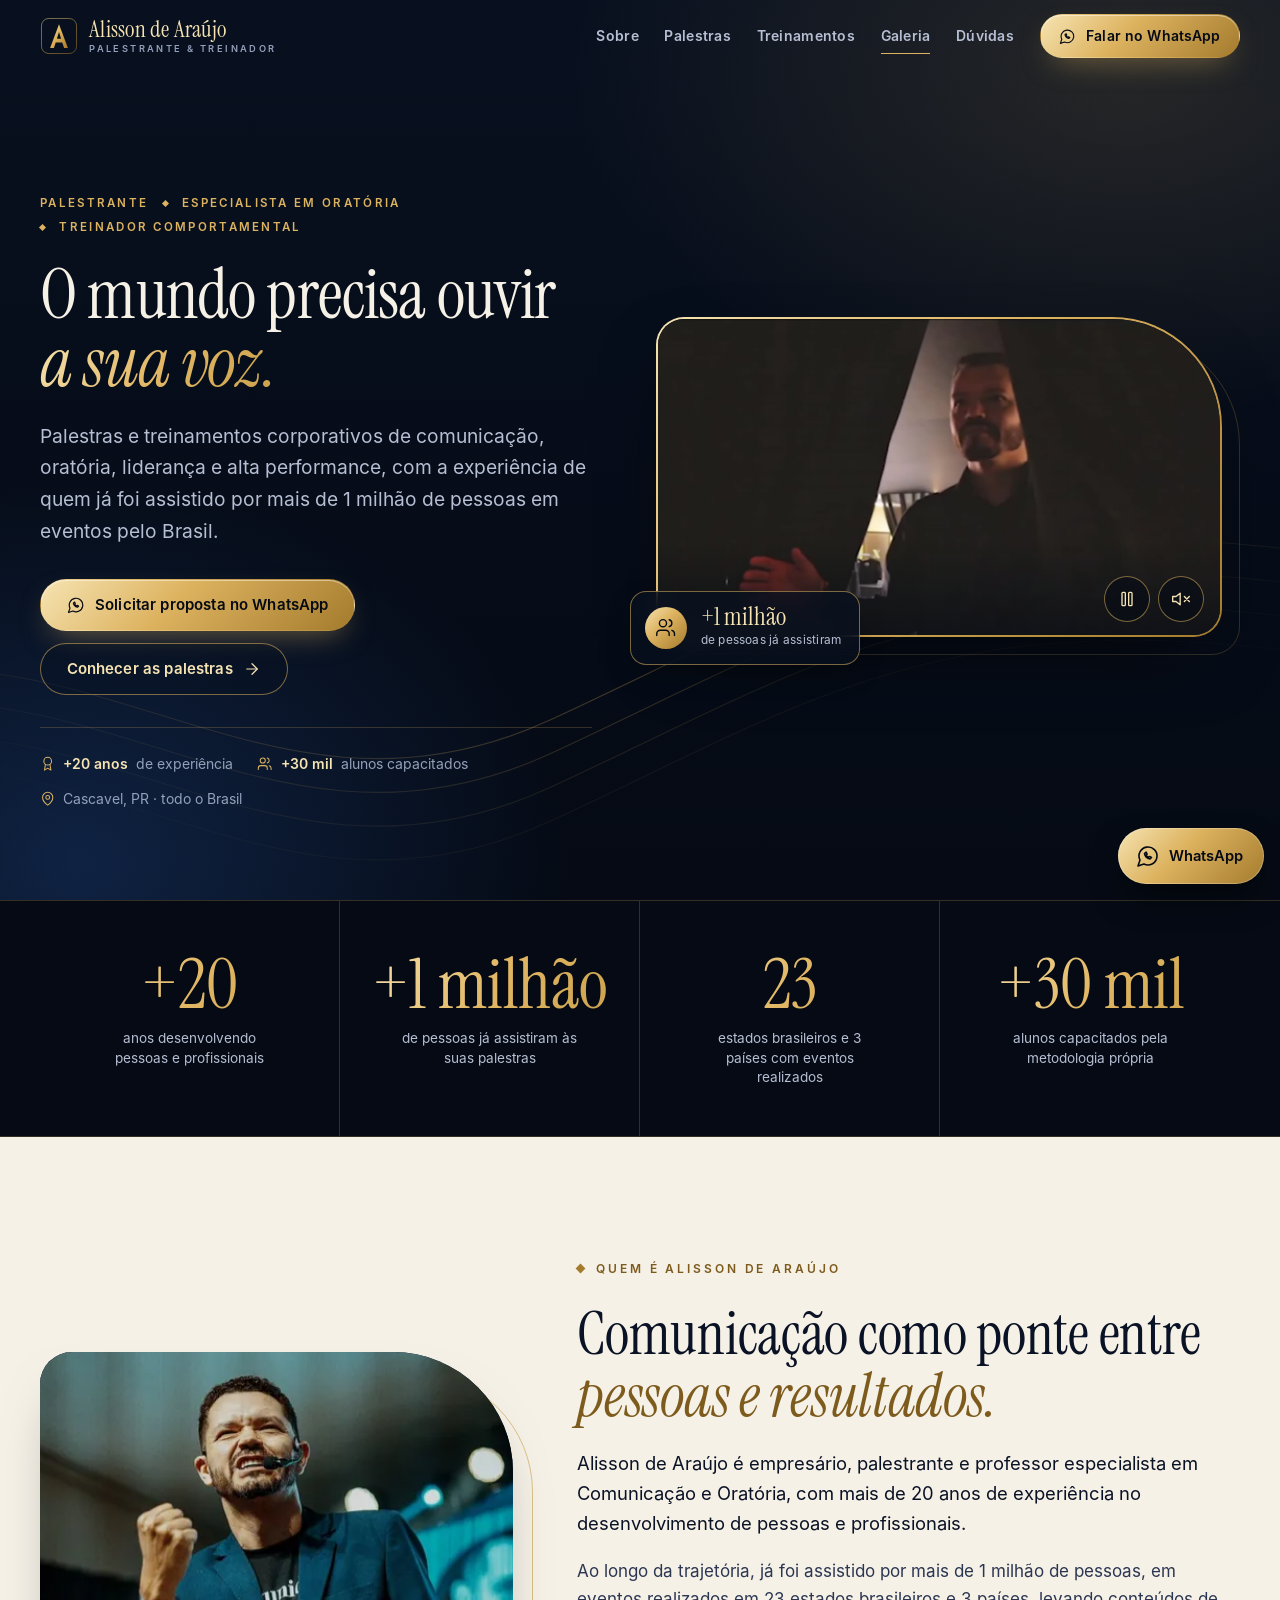
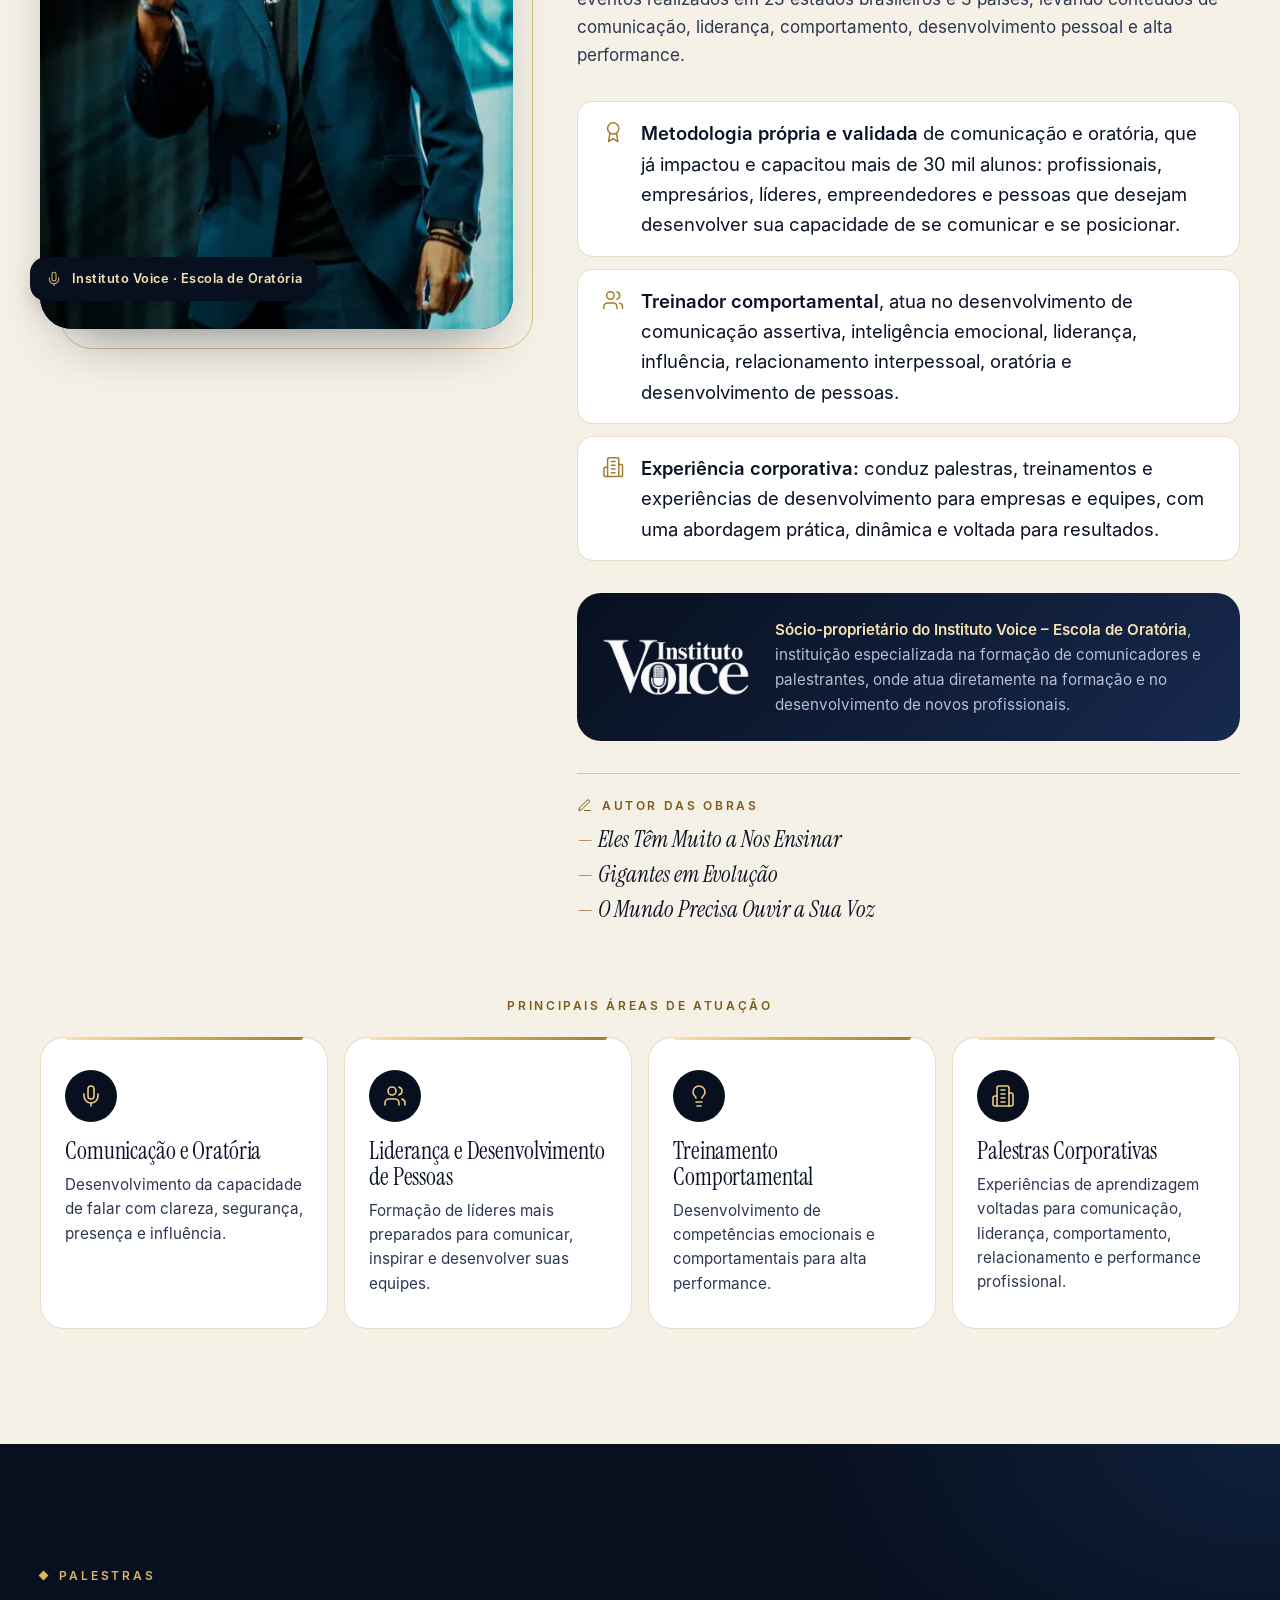
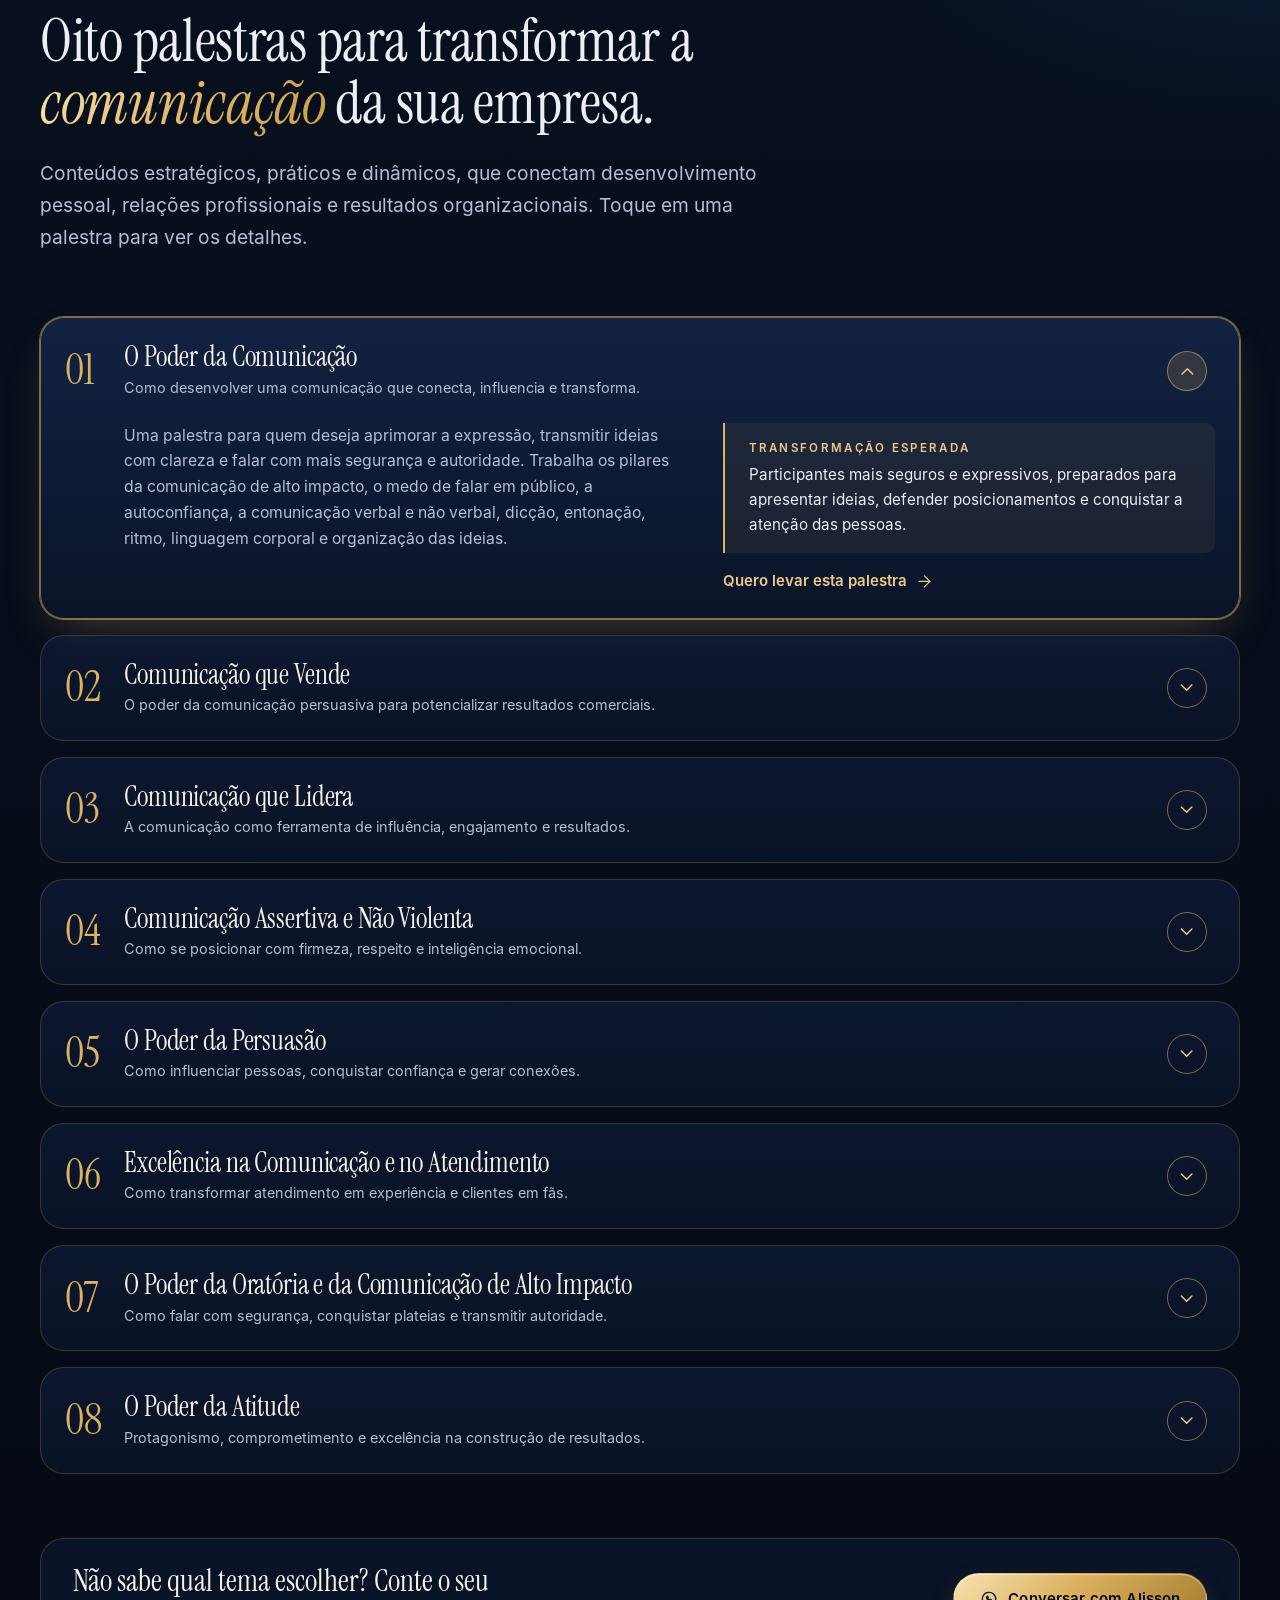
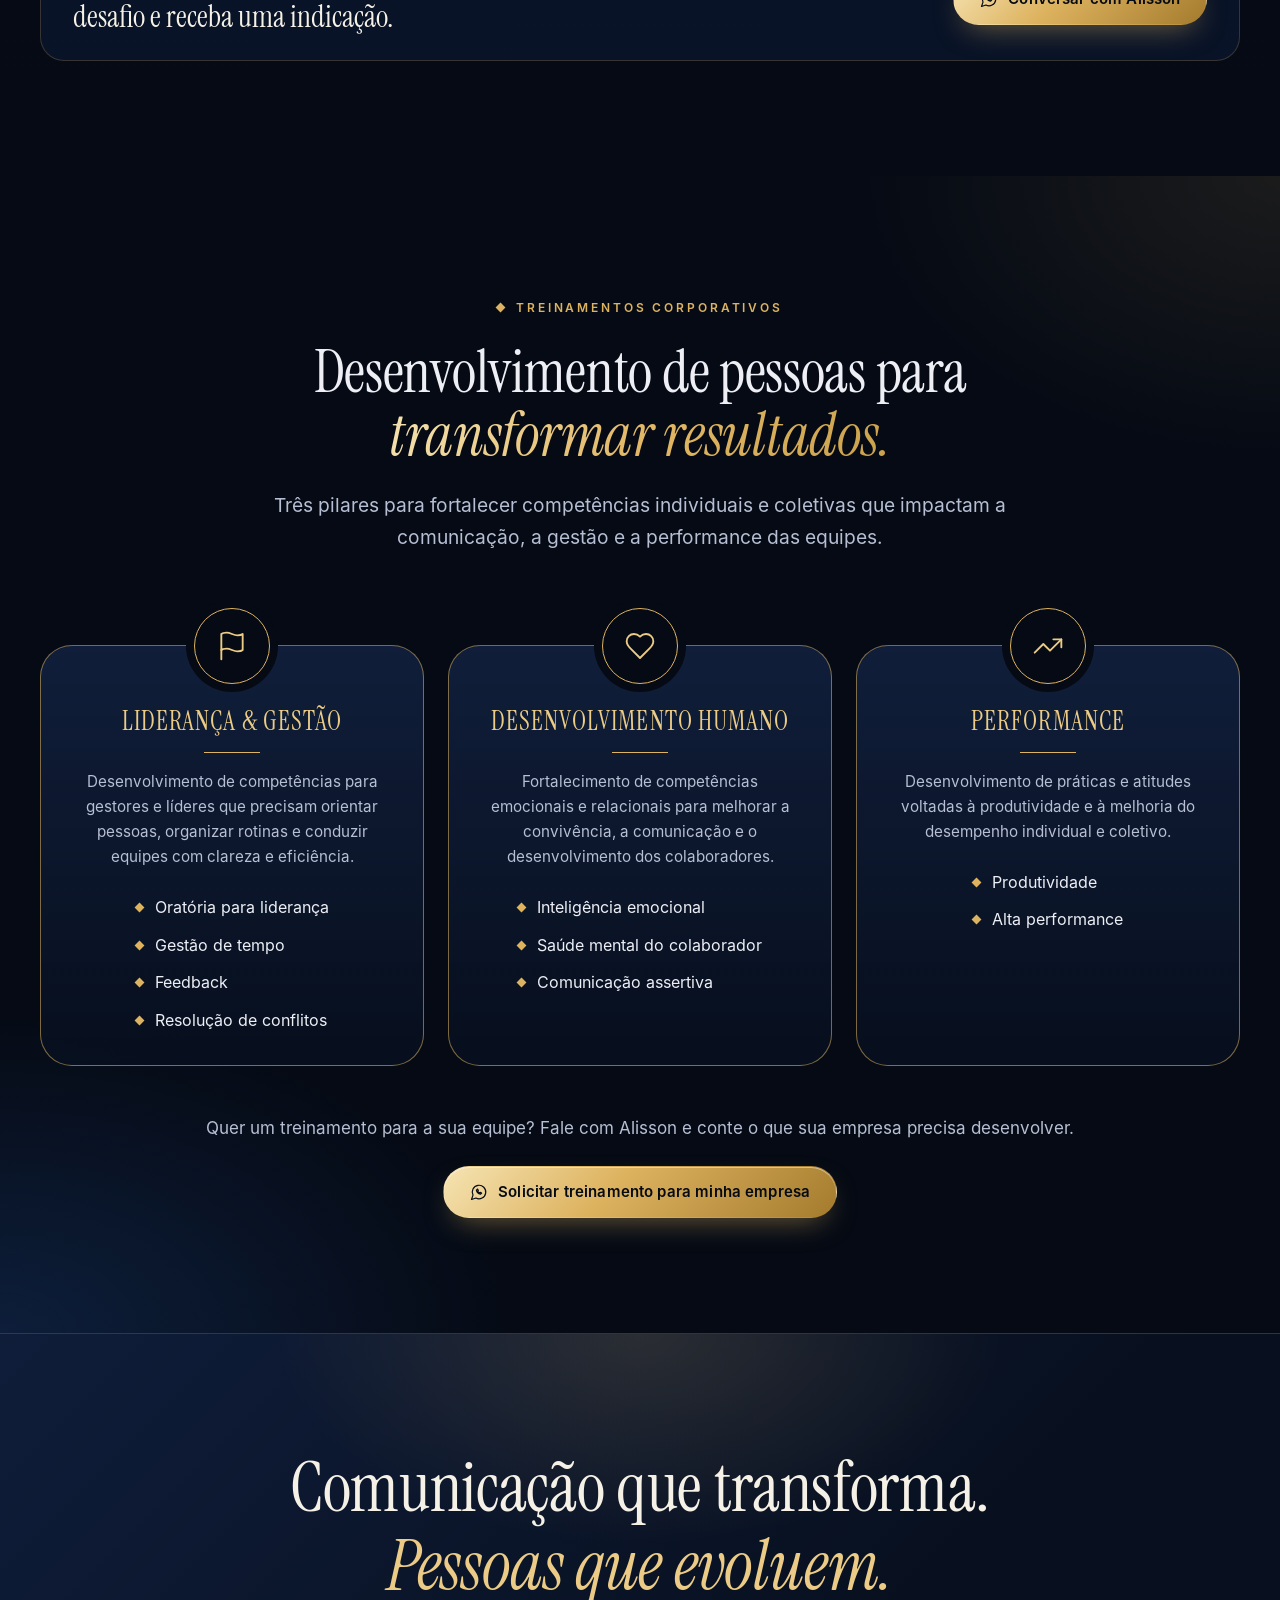
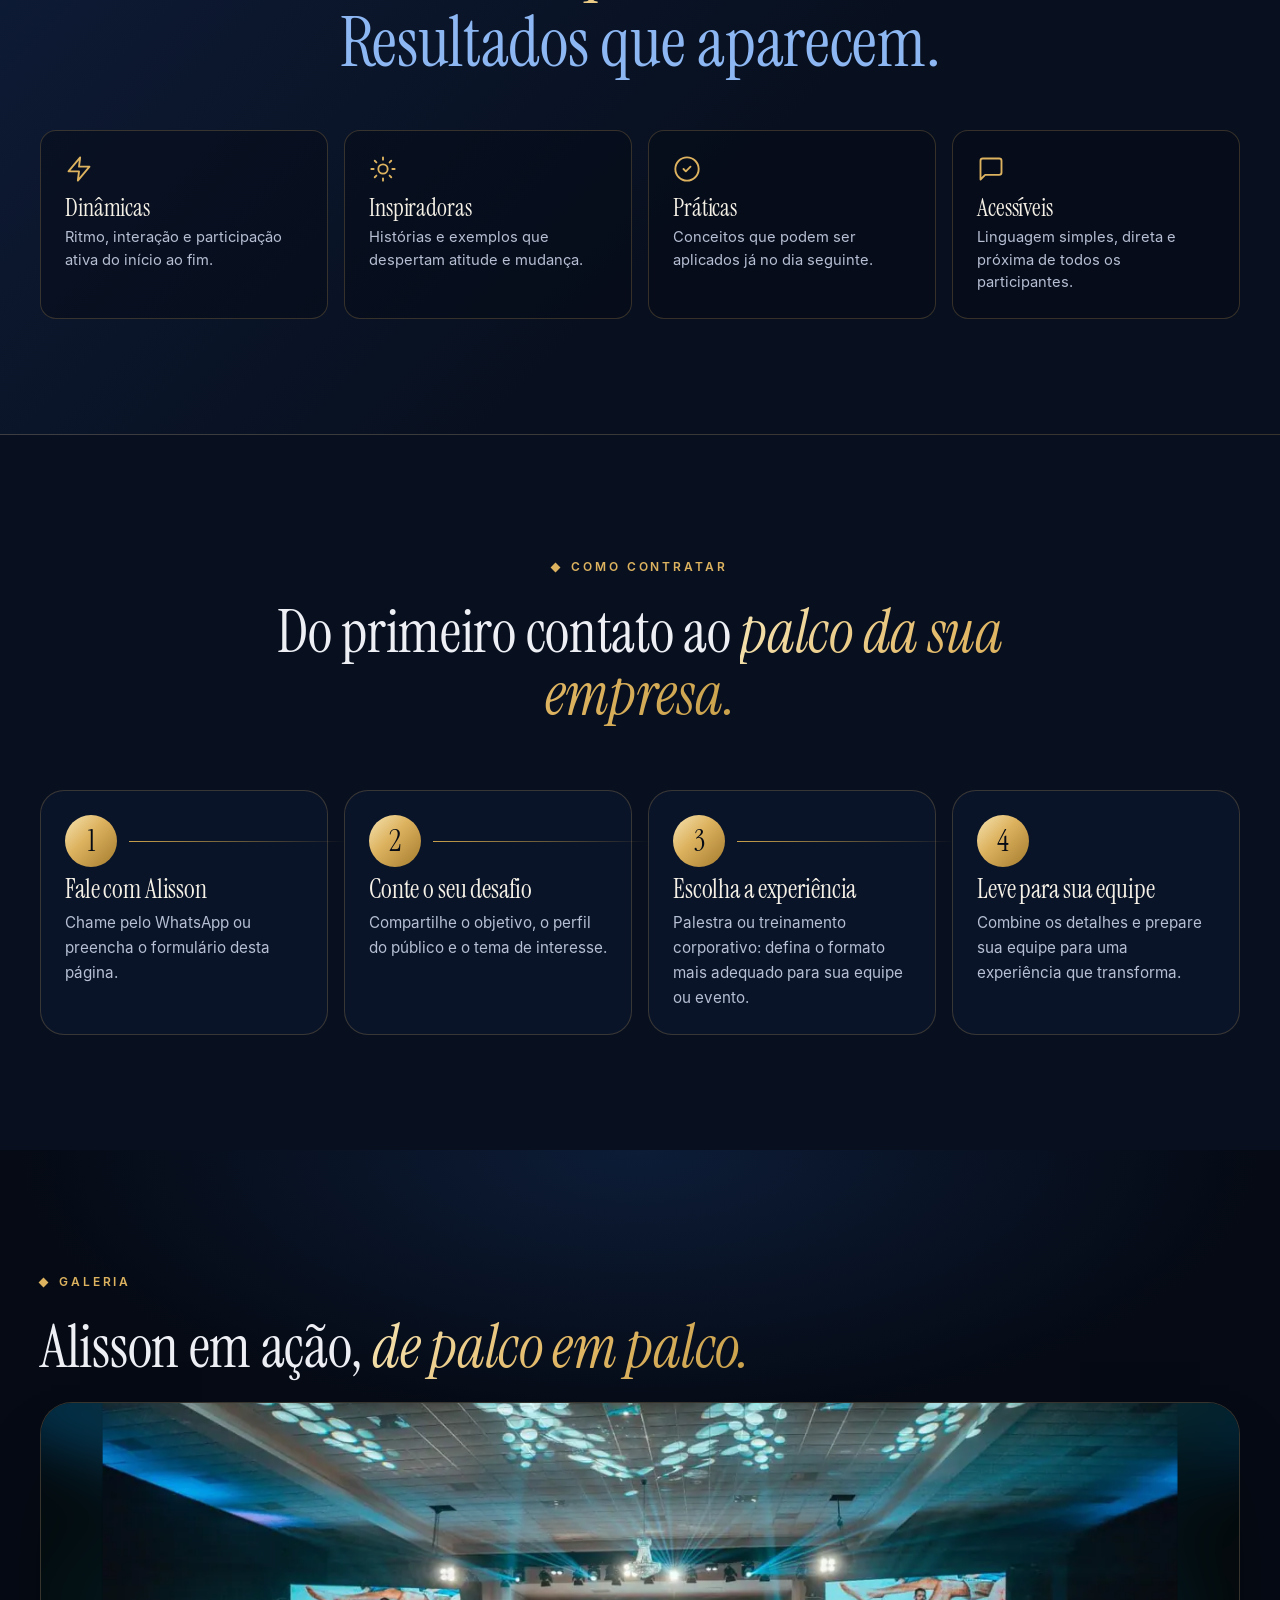
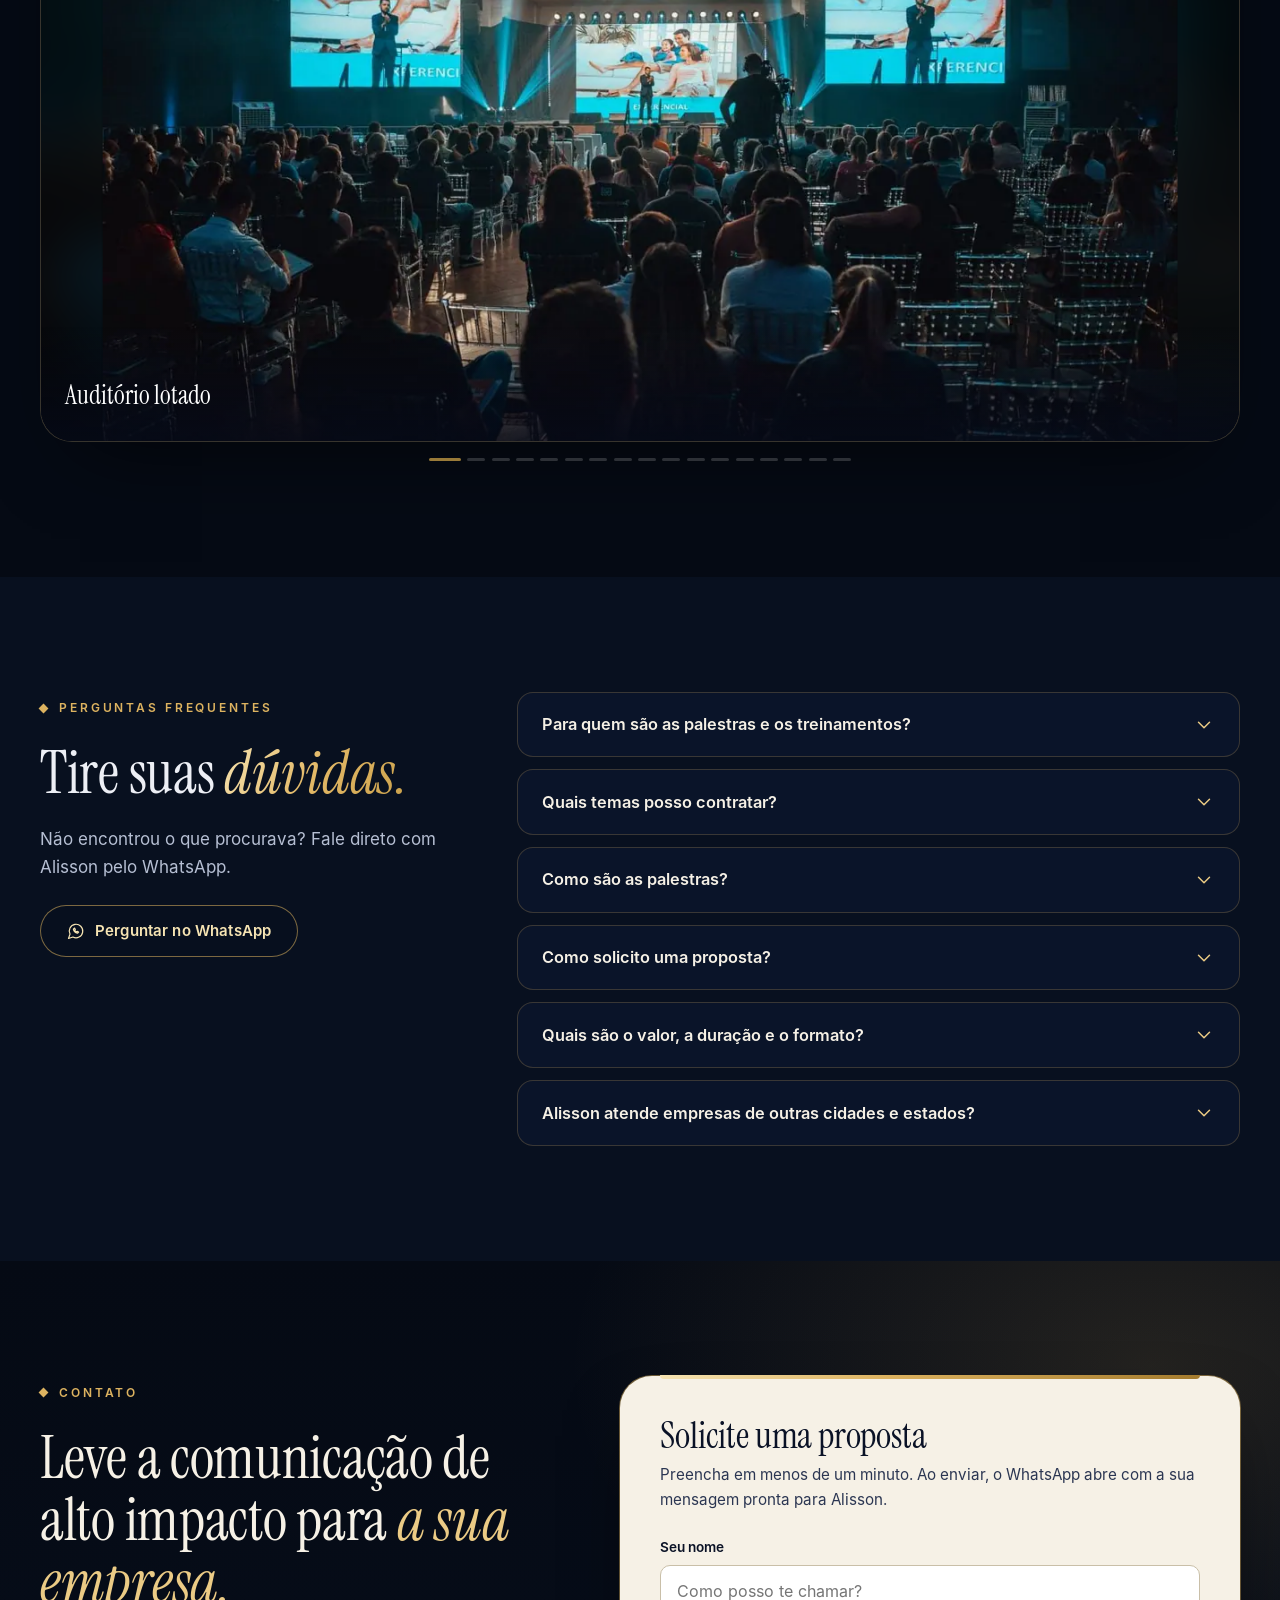
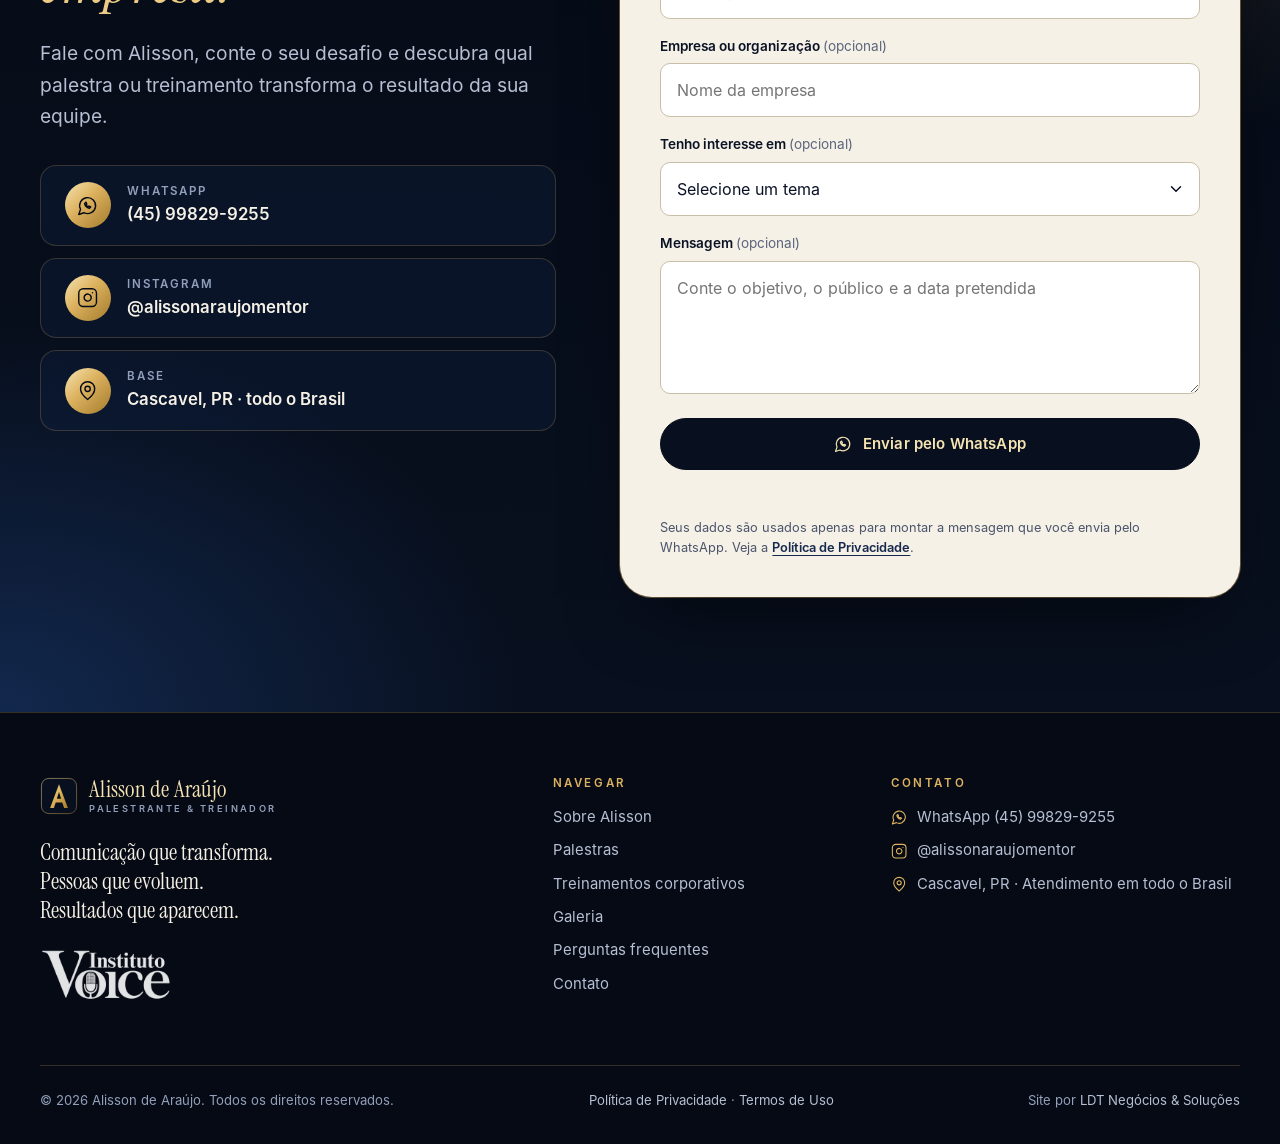
<file: index.html>
<!doctype html>
<html lang="pt-BR">
<head>
  <meta charset="utf-8">
  <meta name="viewport" content="width=device-width, initial-scale=1">
  <title>Alisson de Araújo — Palestrante de Oratória e Comunicação</title>
  <meta name="description" content="Palestras e treinamentos corporativos de oratória, comunicação, liderança e alta performance com Alisson de Araújo. Mais de 1 milhão de pessoas assistidas.">
  <meta name="robots" content="index, follow">
  <meta name="theme-color" content="#050a14">
  <link rel="icon" href="/assets/img/favicon.svg" type="image/svg+xml">
  <link rel="apple-touch-icon" href="/assets/img/apple-touch-icon.png">
  <meta property="og:type" content="website">
  <meta property="og:locale" content="pt_BR">
  <meta property="og:site_name" content="Alisson de Araújo">
  <meta property="og:title" content="Alisson de Araújo — Palestrante de Oratória e Comunicação">
  <meta property="og:description" content="Palestras e treinamentos corporativos de oratória, comunicação, liderança e alta performance com Alisson de Araújo. Mais de 1 milhão de pessoas assistidas.">
  <meta property="og:image" content="/assets/img/og.jpg">
  <meta property="og:image:width" content="1200">
  <meta property="og:image:height" content="630">
  <meta property="og:image:alt" content="Alisson de Araújo em palestra, de punho cerrado e microfone de cabeça">
  <meta name="twitter:image" content="/assets/img/og.jpg">
<meta name="twitter:card" content="summary_large_image">
  <meta name="twitter:title" content="Alisson de Araújo — Palestrante de Oratória e Comunicação">
  <meta name="twitter:description" content="Palestras e treinamentos corporativos de oratória, comunicação, liderança e alta performance com Alisson de Araújo. Mais de 1 milhão de pessoas assistidas.">
  <!-- Google Search Console: para verificar por tag, adicione aqui <meta name="google-site-verification" content="CÓDIGO"> (ou use a verificação por DNS). -->
  <link rel="preload" href="/assets/fonts/instrument-serif-400.woff" as="font" type="font/woff" crossorigin>
  <link rel="preload" href="/assets/fonts/inter-400.woff" as="font" type="font/woff" crossorigin>
  <link rel="preload" as="image" href="/assets/img/hero-1-800.webp" imagesrcset="/assets/img/hero-1-480.webp 480w, /assets/img/hero-1-800.webp 800w, /assets/img/hero-1-1000.webp 1000w" imagesizes="(min-width: 960px) 480px, 100vw" fetchpriority="high">
  <link rel="stylesheet" href="/assets/css/styles.css?v=13">
  <script type="application/ld+json">{"@context":"https://schema.org","@graph":[{"@type":"WebSite","@id":"/#website","url":"/","name":"Alisson de Araújo","inLanguage":"pt-BR","publisher":{"@id":"/#person"}},{"@type":"Person","@id":"/#person","name":"Alisson de Araújo","jobTitle":"Palestrante, especialista em Oratória e treinador comportamental","description":"Empresário, palestrante e professor especialista em Comunicação e Oratória, com mais de 20 anos de experiência no desenvolvimento de pessoas e profissionais.","url":"/","image":"/assets/img/og.jpg","telephone":"+5545998299255","sameAs":["https://www.instagram.com/alissonaraujomentor/"],"address":{"@type":"PostalAddress","addressLocality":"Cascavel","addressRegion":"PR","addressCountry":"BR"},"worksFor":{"@type":"EducationalOrganization","name":"Instituto Voice – Escola de Oratória"},"knowsAbout":["Oratória","Comunicação","Liderança","Comunicação assertiva","Inteligência emocional","Alta performance","Persuasão","Atendimento ao cliente"]},{"@type":"ProfessionalService","@id":"/#service","name":"Alisson de Araújo — Palestras e Treinamentos Corporativos","url":"/","image":"/assets/img/og.jpg","telephone":"+5545998299255","address":{"@type":"PostalAddress","addressLocality":"Cascavel","addressRegion":"PR","addressCountry":"BR"},"areaServed":{"@type":"Country","name":"Brasil"},"founder":{"@id":"/#person"},"sameAs":["https://www.instagram.com/alissonaraujomentor/"],"hasOfferCatalog":{"@type":"OfferCatalog","name":"Palestras e treinamentos corporativos","itemListElement":[{"@type":"Offer","itemOffered":{"@type":"Service","name":"O Poder da Comunicação","description":"Como desenvolver uma comunicação que conecta, influencia e transforma."}},{"@type":"Offer","itemOffered":{"@type":"Service","name":"Comunicação que Vende","description":"O poder da comunicação persuasiva para potencializar resultados comerciais."}},{"@type":"Offer","itemOffered":{"@type":"Service","name":"Comunicação que Lidera","description":"A comunicação como ferramenta de influência, engajamento e resultados."}},{"@type":"Offer","itemOffered":{"@type":"Service","name":"Comunicação Assertiva e Não Violenta","description":"Como se posicionar com firmeza, respeito e inteligência emocional."}},{"@type":"Offer","itemOffered":{"@type":"Service","name":"O Poder da Persuasão","description":"Como influenciar pessoas, conquistar confiança e gerar conexões."}},{"@type":"Offer","itemOffered":{"@type":"Service","name":"Excelência na Comunicação e no Atendimento","description":"Como transformar atendimento em experiência e clientes em fãs."}},{"@type":"Offer","itemOffered":{"@type":"Service","name":"O Poder da Oratória e da Comunicação de Alto Impacto","description":"Como falar com segurança, conquistar plateias e transmitir autoridade."}},{"@type":"Offer","itemOffered":{"@type":"Service","name":"O Poder da Atitude","description":"Protagonismo, comprometimento e excelência na construção de resultados."}},{"@type":"Offer","itemOffered":{"@type":"Service","name":"Treinamento corporativo: Liderança e Gestão","description":"Desenvolvimento de competências para gestores e líderes que precisam orientar pessoas, organizar rotinas e conduzir equipes com clareza e eficiência."}},{"@type":"Offer","itemOffered":{"@type":"Service","name":"Treinamento corporativo: Desenvolvimento Humano","description":"Fortalecimento de competências emocionais e relacionais para melhorar a convivência, a comunicação e o desenvolvimento dos colaboradores."}},{"@type":"Offer","itemOffered":{"@type":"Service","name":"Treinamento corporativo: Performance","description":"Desenvolvimento de práticas e atitudes voltadas à produtividade e à melhoria do desempenho individual e coletivo."}}]}},{"@type":"FAQPage","@id":"/#faq","mainEntity":[{"@type":"Question","name":"Para quem são as palestras e os treinamentos?","acceptedAnswer":{"@type":"Answer","text":"Para empresas, equipes, gestores, coordenadores, empresários, profissionais e empreendedores que querem desenvolver comunicação, liderança e performance. Os temas vão de atendimento e vendas a liderança, oratória e inteligência emocional."}},{"@type":"Question","name":"Quais temas posso contratar?","acceptedAnswer":{"@type":"Answer","text":"São oito palestras (comunicação, vendas, liderança, comunicação assertiva e não violenta, persuasão, atendimento, oratória e atitude) e três pilares de treinamentos corporativos: Liderança e Gestão, Desenvolvimento Humano e Performance. Os detalhes estão nas seções acima."}},{"@type":"Question","name":"Como são as palestras?","acceptedAnswer":{"@type":"Answer","text":"São experiências dinâmicas, inspiradoras e práticas, com linguagem acessível, exemplos, histórias e interação com os participantes, para facilitar a aplicação dos conceitos na realidade profissional e pessoal do público."}},{"@type":"Question","name":"Como solicito uma proposta?","acceptedAnswer":{"@type":"Answer","text":"Pelo WhatsApp (45) 99829-9255 ou pelo formulário desta página. Conte o tema de interesse, o perfil do público e o objetivo, e Alisson continua a conversa por lá."}},{"@type":"Question","name":"Quais são o valor, a duração e o formato?","acceptedAnswer":{"@type":"Answer","text":"Esses detalhes são tratados diretamente com Alisson, no atendimento. Chame no WhatsApp e informe o tema, o público e a data pretendida."}},{"@type":"Question","name":"Alisson atende empresas de outras cidades e estados?","acceptedAnswer":{"@type":"Answer","text":"Alisson é de Cascavel (PR) e já realizou eventos em 23 estados brasileiros e em 3 países. Para saber sobre agenda e disponibilidade na sua região, fale pelo WhatsApp."}}]}]}</script>
  <noscript><link rel="stylesheet" href="/assets/css/noscript.css"></noscript>
</head>
<body>
<a class="skip-link" href="#conteudo">Pular para o conteúdo</a>
<svg class="sprite" aria-hidden="true" focusable="false" xmlns="http://www.w3.org/2000/svg" viewBox="0 0 24 24"><symbol id="i-mic" viewBox="0 0 24 24"><path d="M12 2a3 3 0 0 0-3 3v7a3 3 0 0 0 6 0V5a3 3 0 0 0-3-3Z"/><path d="M19 10v2a7 7 0 0 1-14 0v-2"/><path d="M12 19v3"/></symbol><symbol id="i-users" viewBox="0 0 24 24"><path d="M16 21v-2a4 4 0 0 0-4-4H6a4 4 0 0 0-4 4v2"/><circle cx="9" cy="7" r="4"/><path d="M22 21v-2a4 4 0 0 0-3-3.87"/><path d="M16 3.13a4 4 0 0 1 0 7.75"/></symbol><symbol id="i-building" viewBox="0 0 24 24"><path d="M6 22V4a2 2 0 0 1 2-2h8a2 2 0 0 1 2 2v18Z"/><path d="M6 12H4a2 2 0 0 0-2 2v6a2 2 0 0 0 2 2h2"/><path d="M18 9h2a2 2 0 0 1 2 2v9a2 2 0 0 1-2 2h-2"/><path d="M10 6h4M10 10h4M10 14h4M10 18h4"/></symbol><symbol id="i-heart" viewBox="0 0 24 24"><path d="M19 14c1.49-1.46 3-3.21 3-5.5A5.5 5.5 0 0 0 16.5 3c-1.76 0-3 .5-4.5 2-1.5-1.5-2.74-2-4.5-2A5.5 5.5 0 0 0 2 8.5c0 2.3 1.5 4.05 3 5.5l7 7Z"/></symbol><symbol id="i-flag" viewBox="0 0 24 24"><path d="M4 15s1-1 4-1 5 2 8 2 4-1 4-1V3s-1 1-4 1-5-2-8-2-4 1-4 1z"/><path d="M4 22v-7"/></symbol><symbol id="i-trend" viewBox="0 0 24 24"><path d="m22 7-8.5 8.5-5-5L2 17"/><path d="M16 7h6v6"/></symbol><symbol id="i-target" viewBox="0 0 24 24"><circle cx="12" cy="12" r="10"/><circle cx="12" cy="12" r="6"/><circle cx="12" cy="12" r="2"/></symbol><symbol id="i-bulb" viewBox="0 0 24 24"><path d="M15 14c.2-1 .7-1.7 1.5-2.5 1-.9 1.5-2.2 1.5-3.5A6 6 0 0 0 6 8c0 1 .2 2.3 1.5 3.5.7.7 1.3 1.5 1.5 2.5"/><path d="M9 18h6M10 22h4"/></symbol><symbol id="i-pencil" viewBox="0 0 24 24"><path d="M12 20h9"/><path d="M16.5 3.5a2.12 2.12 0 0 1 3 3L7 19l-4 1 1-4Z"/></symbol><symbol id="i-award" viewBox="0 0 24 24"><circle cx="12" cy="8" r="6"/><path d="M15.48 12.89 17 22l-5-3-5 3 1.52-9.11"/></symbol><symbol id="i-arrow" viewBox="0 0 24 24"><path d="M5 12h14"/><path d="m12 5 7 7-7 7"/></symbol><symbol id="i-chev-l" viewBox="0 0 24 24"><path d="m15 18-6-6 6-6"/></symbol><symbol id="i-chev-r" viewBox="0 0 24 24"><path d="m9 18 6-6-6-6"/></symbol><symbol id="i-chev-d" viewBox="0 0 24 24"><path d="m6 9 6 6 6-6"/></symbol><symbol id="i-play" viewBox="0 0 24 24"><path d="M6 3 20 12 6 21Z"/></symbol><symbol id="i-pause" viewBox="0 0 24 24"><rect x="14" y="4" width="4" height="16" rx="1"/><rect x="6" y="4" width="4" height="16" rx="1"/></symbol><symbol id="i-x" viewBox="0 0 24 24"><path d="M18 6 6 18"/><path d="m6 6 12 12"/></symbol><symbol id="i-menu" viewBox="0 0 24 24"><path d="M4 6h16M4 12h16M4 18h16"/></symbol><symbol id="i-pin" viewBox="0 0 24 24"><path d="M20 10c0 6-8 12-8 12s-8-6-8-12a8 8 0 0 1 16 0Z"/><circle cx="12" cy="10" r="3"/></symbol><symbol id="i-insta" viewBox="0 0 24 24"><rect width="20" height="20" x="2" y="2" rx="5" ry="5"/><path d="M16 11.37A4 4 0 1 1 12.63 8 4 4 0 0 1 16 11.37z"/><path d="M17.5 6.5h.01"/></symbol><symbol id="i-msg" viewBox="0 0 24 24"><path d="M7.9 20A9 9 0 1 0 4 16.1L2 22Z"/><path d="M8.5 9.5c.5 2.5 3 5 5.5 5.5l1.5-1.5-2-1-1 .8c-.9-.4-1.8-1.3-2.2-2.2l.8-1-1-2z"/></symbol><symbol id="i-zap" viewBox="0 0 24 24"><path d="M13 2 3 14h9l-1 8 10-12h-9l1-8z"/></symbol><symbol id="i-sun" viewBox="0 0 24 24"><circle cx="12" cy="12" r="4"/><path d="M12 2v2M12 20v2M4.93 4.93l1.41 1.41M17.66 17.66l1.41 1.41M2 12h2M20 12h2M6.34 17.66l-1.41 1.41M19.07 4.93l-1.41 1.41"/></symbol><symbol id="i-check" viewBox="0 0 24 24"><circle cx="12" cy="12" r="10"/><path d="m9 12 2 2 4-4"/></symbol><symbol id="i-chat" viewBox="0 0 24 24"><path d="M21 15a2 2 0 0 1-2 2H7l-4 4V5a2 2 0 0 1 2-2h14a2 2 0 0 1 2 2z"/></symbol><symbol id="i-expand" viewBox="0 0 24 24"><path d="M15 3h6v6M9 21H3v-6M21 3l-7 7M3 21l7-7"/></symbol></svg>
<header class="header" id="topo"><div class="container header__inner">
  <a class="brand" href="/#topo" aria-label="Alisson de Araújo — página inicial"><img class="brand__mark" src="/assets/img/favicon.svg" width="38" height="38" alt=""><span class="brand__name">Alisson de Araújo<small>Palestrante &amp; Treinador</small></span></a>
  <button class="nav-toggle" type="button" aria-expanded="false" aria-controls="menu" aria-label="Abrir menu"><svg class="i i-open" aria-hidden="true" focusable="false"><use href="#i-menu"/></svg><svg class="i i-close" aria-hidden="true" focusable="false"><use href="#i-x"/></svg></button>
  <nav class="nav" id="menu" aria-label="Principal"><ul class="nav__list">
    <li><a href="#sobre">Sobre</a></li>
    <li><a href="#palestras">Palestras</a></li>
    <li><a href="#treinamentos">Treinamentos</a></li>
    <li><a href="#galeria">Galeria</a></li>
    <li><a href="#faq">Dúvidas</a></li>
    <li><a class="btn btn--gold btn--sm" href="https://wa.me/5545998299255?text=Ol%C3%A1%2C%20Alisson%21%20Vim%20pelo%20seu%20site%20e%20gostaria%20de%20falar%20sobre%20palestras%20e%20treinamentos%20para%20minha%20empresa." target="_blank" rel="noopener"><svg class="i" aria-hidden="true" focusable="false"><use href="#i-msg"/></svg> Falar no WhatsApp</a></li>
  </ul></nav>
</div></header>

<main id="conteudo">

<section class="hero" aria-labelledby="h1">
  <div class="hero__waves" aria-hidden="true">
    <svg viewBox="0 0 1440 800" preserveAspectRatio="xMidYMid slice" fill="none" stroke="url(#gw)" stroke-width="1">
      <defs><linearGradient id="gw" x1="0" y1="0" x2="1" y2="0"><stop offset="0" stop-color="#ddb360" stop-opacity="0"/><stop offset=".5" stop-color="#ddb360" stop-opacity=".55"/><stop offset="1" stop-color="#ddb360" stop-opacity="0"/></linearGradient></defs>
      <path d="M-40 620C220 520 380 760 640 640S1020 420 1480 520"/><path d="M-40 650C220 550 380 790 640 670S1020 450 1480 550" opacity=".7"/><path d="M-40 680C220 580 380 820 640 700S1020 480 1480 580" opacity=".45"/><path d="M-40 710C220 610 380 850 640 730S1020 510 1480 610" opacity=".25"/>
    </svg>
  </div>
  <div class="container hero__grid">
    <div class="hero__copy">
      <ul class="hero__roles" aria-label="Atuação">
        <li>Palestrante</li><li>Especialista em Oratória</li><li>Treinador Comportamental</li>
      </ul>
      <h1 class="h1" id="h1">O mundo precisa ouvir <em class="gold-text">a sua voz.</em></h1>
      <p class="hero__lead">Palestras e treinamentos corporativos de comunicação, oratória, liderança e alta performance, com a experiência de quem já foi assistido por mais de 1 milhão de pessoas em eventos pelo Brasil.</p>
      <div class="hero__ctas">
        <a class="btn btn--gold" href="https://wa.me/5545998299255?text=Ol%C3%A1%2C%20Alisson%21%20Vim%20pelo%20seu%20site%20e%20gostaria%20de%20falar%20sobre%20palestras%20e%20treinamentos%20para%20minha%20empresa." target="_blank" rel="noopener"><svg class="i" aria-hidden="true" focusable="false"><use href="#i-msg"/></svg> Solicitar proposta no WhatsApp</a>
        <a class="btn btn--outline" href="#palestras">Conhecer as palestras <svg class="i" aria-hidden="true" focusable="false"><use href="#i-arrow"/></svg></a>
      </div>
      <div class="hero__proof">
        <span><svg class="i" aria-hidden="true" focusable="false"><use href="#i-award"/></svg> <strong>+20 anos</strong> de experiência</span>
        <span><svg class="i" aria-hidden="true" focusable="false"><use href="#i-users"/></svg> <strong>+30 mil</strong> alunos capacitados</span>
        <span><svg class="i" aria-hidden="true" focusable="false"><use href="#i-pin"/></svg> Cascavel, PR · todo o Brasil</span>
      </div>
    </div>
    <div class="hero__media">
      <div class="frame"><div class="frame__ring">
        <div class="slider vid" data-video-wrap>
          <video class="vid__el" data-video muted loop playsinline preload="metadata" poster="/assets/video/poster.jpg" width="1280" height="700" aria-label="Vídeo de apresentação de Alisson de Araújo">
            <source src="/assets/video/alisson.mp4" type="video/mp4">
          </video>
          <div class="slider__shade" aria-hidden="true"></div>
          <div class="slider__ui">
            <div class="slider__btns">
              <button class="icon-btn" type="button" data-vplay aria-pressed="false" aria-label="Pausar vídeo"><svg class="i i-pause" aria-hidden="true" focusable="false"><use href="#i-pause"/></svg></button>
              <button class="icon-btn" type="button" data-vmute aria-pressed="true" aria-label="Ativar o som do vídeo"><svg class="i" viewBox="0 0 24 24" fill="none" stroke="currentColor" stroke-width="1.8" stroke-linecap="round" stroke-linejoin="round" aria-hidden="true"><path d="M11 5 6 9H2v6h4l5 4z"/><path class="v-off" d="m22 9-6 6M16 9l6 6"/><path class="v-on" d="M15.5 8.5a5 5 0 0 1 0 7M19 5a10 10 0 0 1 0 14"/></svg></button>
            </div>
          </div>
        </div>
      </div></div>
      <div class="hero__badge"><div class="badge-glass"><span class="badge-glass__ico"><svg class="i" aria-hidden="true" focusable="false"><use href="#i-users"/></svg></span><div><strong>+1 milhão</strong><small>de pessoas já assistiram</small></div></div></div>
    </div>
  </div>
</section>

<section class="stats" aria-label="Números da trajetória">
  <div class="container"><div class="stats__grid">
    <div class="stat" data-reveal><div class="stat__num" data-count="20" data-prefix="+">+20</div><span class="stat__label">anos desenvolvendo pessoas e profissionais</span></div>
    <div class="stat" data-reveal="80"><div class="stat__num">+1 milhão</div><span class="stat__label">de pessoas já assistiram às suas palestras</span></div>
    <div class="stat" data-reveal="160"><div class="stat__num" data-count="23">23</div><span class="stat__label">estados brasileiros e 3 países com eventos realizados</span></div>
    <div class="stat" data-reveal="240"><div class="stat__num" data-count="30" data-prefix="+" data-suffix=" mil">+30 mil</div><span class="stat__label">alunos capacitados pela metodologia própria</span></div>
  </div></div>
</section>

<section class="section sobre" id="sobre" aria-labelledby="h-sobre">
  <div class="container">
    <div class="sobre__grid">
      <div class="sobre__photo" data-reveal>
        <div class="slider" data-slider role="group" aria-roledescription="carrossel" aria-label="Fotos de Alisson de Araújo">
          <div class="slider__slide is-active" role="group" aria-roledescription="slide" aria-label="1 de 4">
            <img src="/assets/img/hero-1-800.webp" srcset="/assets/img/hero-1-480.webp 480w, /assets/img/hero-1-800.webp 800w, /assets/img/hero-1-1000.webp 1000w" sizes="(min-width: 960px) 480px, 100vw" width="1000" height="1250" loading="lazy" decoding="async" alt="Alisson de Araújo em palestra, de punho cerrado e microfone de cabeça">
          </div>
          <div class="slider__slide" role="group" aria-roledescription="slide" aria-label="2 de 4" aria-hidden="true">
            <img src="/assets/img/hero-2-752.webp" srcset="/assets/img/hero-2-480.webp 480w, /assets/img/hero-2-752.webp 752w" sizes="(min-width: 960px) 480px, 100vw" width="752" height="940" loading="lazy" fetchpriority="low" decoding="async" alt="Alisson de Araújo palestrando com energia e gesto de força no palco">
          </div>
          <div class="slider__slide" role="group" aria-roledescription="slide" aria-label="3 de 4" aria-hidden="true">
            <img src="/assets/img/hero-3-800.webp" srcset="/assets/img/hero-3-480.webp 480w, /assets/img/hero-3-800.webp 800w, /assets/img/hero-3-1105.webp 1105w" sizes="(min-width: 960px) 480px, 100vw" width="1105" height="1381" loading="lazy" fetchpriority="low" decoding="async" alt="Alisson de Araújo sentado no palco, falando ao microfone sob luzes de cena">
          </div>
          <div class="slider__slide" role="group" aria-roledescription="slide" aria-label="4 de 4" aria-hidden="true">
            <img src="/assets/img/sobre-mic-800.webp" srcset="/assets/img/sobre-mic-480.webp 480w, /assets/img/sobre-mic-800.webp 800w" sizes="(min-width: 960px) 460px, 90vw" width="800" height="974" loading="lazy" fetchpriority="low" decoding="async" alt="Alisson de Araújo sorrindo e segurando o microfone durante uma palestra">
          </div>
          <div class="slider__shade" aria-hidden="true"></div>
        </div>
        <div class="sobre__tag"><svg class="i" aria-hidden="true" focusable="false"><use href="#i-mic"/></svg> Instituto Voice · Escola de Oratória</div>
      </div>
      <div class="sobre__text" data-reveal="120">
        <span class="eyebrow">Quem é Alisson de Araújo</span>
        <h2 class="h2" id="h-sobre">Comunicação como ponte entre <em>pessoas e resultados.</em></h2>
        <p class="mt-lead">Alisson de Araújo é empresário, palestrante e professor especialista em Comunicação e Oratória, com mais de 20 anos de experiência no desenvolvimento de pessoas e profissionais.</p>
        <p>Ao longo da trajetória, já foi assistido por mais de 1 milhão de pessoas, em eventos realizados em 23 estados brasileiros e 3 países, levando conteúdos de comunicação, liderança, comportamento, desenvolvimento pessoal e alta performance.</p>
        <div class="facts">
          <div class="fact"><svg class="i" aria-hidden="true" focusable="false"><use href="#i-award"/></svg><p><strong>Metodologia própria e validada</strong> de comunicação e oratória, que já impactou e capacitou mais de 30 mil alunos: profissionais, empresários, líderes, empreendedores e pessoas que desejam desenvolver sua capacidade de se comunicar e se posicionar.</p></div>
          <div class="fact"><svg class="i" aria-hidden="true" focusable="false"><use href="#i-users"/></svg><p><strong>Treinador comportamental</strong>, atua no desenvolvimento de comunicação assertiva, inteligência emocional, liderança, influência, relacionamento interpessoal, oratória e desenvolvimento de pessoas.</p></div>
          <div class="fact"><svg class="i" aria-hidden="true" focusable="false"><use href="#i-building"/></svg><p><strong>Experiência corporativa:</strong> conduz palestras, treinamentos e experiências de desenvolvimento para empresas e equipes, com uma abordagem prática, dinâmica e voltada para resultados.</p></div>
        </div>
        <div class="voice-card">
          <img src="/assets/img/logo-instituto-voice.webp" width="150" height="59" loading="lazy" alt="Instituto Voice — Escola de Oratória">
          <p><strong>Sócio-proprietário do Instituto Voice – Escola de Oratória</strong>, instituição especializada na formação de comunicadores e palestrantes, onde atua diretamente na formação e no desenvolvimento de novos profissionais.</p>
        </div>
        <div class="autor">
          <h3><svg class="i" aria-hidden="true" focusable="false"><use href="#i-pencil"/></svg> Autor das obras</h3>
          <ul><li>Eles Têm Muito a Nos Ensinar</li><li>Gigantes em Evolução</li><li>O Mundo Precisa Ouvir a Sua Voz</li></ul>
        </div>
      </div>
    </div>
    <div class="areas">
      <h3 class="areas__title">Principais áreas de atuação</h3>
      <div class="areas__grid">
        <article class="area" data-reveal="0"><span class="area__ico"><svg class="i" aria-hidden="true" focusable="false"><use href="#i-mic"/></svg></span><h3>Comunicação e Oratória</h3><p>Desenvolvimento da capacidade de falar com clareza, segurança, presença e influência.</p></article>
        <article class="area" data-reveal="90"><span class="area__ico"><svg class="i" aria-hidden="true" focusable="false"><use href="#i-users"/></svg></span><h3>Liderança e Desenvolvimento de Pessoas</h3><p>Formação de líderes mais preparados para comunicar, inspirar e desenvolver suas equipes.</p></article>
        <article class="area" data-reveal="180"><span class="area__ico"><svg class="i" aria-hidden="true" focusable="false"><use href="#i-bulb"/></svg></span><h3>Treinamento Comportamental</h3><p>Desenvolvimento de competências emocionais e comportamentais para alta performance.</p></article>
        <article class="area" data-reveal="270"><span class="area__ico"><svg class="i" aria-hidden="true" focusable="false"><use href="#i-building"/></svg></span><h3>Palestras Corporativas</h3><p>Experiências de aprendizagem voltadas para comunicação, liderança, comportamento, relacionamento e performance profissional.</p></article>
      </div>
    </div>
  </div>
</section>

<section class="section palestras" id="palestras" aria-labelledby="h-pal">
  <div class="container">
    <div class="section-head" data-reveal>
      <span class="eyebrow">Palestras</span>
      <h2 class="h2" id="h-pal">Oito palestras para transformar a <em class="gold-text">comunicação</em> da sua empresa.</h2>
      <p class="lead">Conteúdos estratégicos, práticos e dinâmicos, que conectam desenvolvimento pessoal, relações profissionais e resultados organizacionais. Toque em uma palestra para ver os detalhes.</p>
    </div>
    <div class="talks">
      <details class="talk" name="palestra" data-reveal="0" open>
        <summary><span class="talk__num" aria-hidden="true">01</span><h3>O Poder da Comunicação</h3><span class="talk__tag">Como desenvolver uma comunicação que conecta, influencia e transforma.</span><span class="talk__chev"><svg class="i" aria-hidden="true" focusable="false"><use href="#i-chev-d"/></svg></span></summary>
        <div class="talk__body">
          <p>Uma palestra para quem deseja aprimorar a expressão, transmitir ideias com clareza e falar com mais segurança e autoridade. Trabalha os pilares da comunicação de alto impacto, o medo de falar em público, a autoconfiança, a comunicação verbal e não verbal, dicção, entonação, ritmo, linguagem corporal e organização das ideias.</p>
          <div class="talk__result"><strong>Transformação esperada</strong><p>Participantes mais seguros e expressivos, preparados para apresentar ideias, defender posicionamentos e conquistar a atenção das pessoas.</p></div>
          <a class="link-arrow" href="https://wa.me/5545998299255?text=Ol%C3%A1%2C%20Alisson%21%20Tenho%20interesse%20na%20palestra%20%E2%80%9CO%20Poder%20da%20Comunica%C3%A7%C3%A3o%E2%80%9D.%20Pode%20me%20passar%20mais%20informa%C3%A7%C3%B5es%3F" target="_blank" rel="noopener">Quero levar esta palestra <svg class="i" aria-hidden="true" focusable="false"><use href="#i-arrow"/></svg></a>
        </div>
      </details>
      <details class="talk" name="palestra" data-reveal="90">
        <summary><span class="talk__num" aria-hidden="true">02</span><h3>Comunicação que Vende</h3><span class="talk__tag">O poder da comunicação persuasiva para potencializar resultados comerciais.</span><span class="talk__chev"><svg class="i" aria-hidden="true" focusable="false"><use href="#i-chev-d"/></svg></span></summary>
        <div class="talk__body">
          <p>Apresenta a comunicação como ferramenta para ouvir, compreender necessidades, construir confiança e comunicar valor. Aborda conexão com o cliente, escuta ativa, perguntas estratégicas, persuasão, apresentação de soluções, contorno de objeções, comunicação verbal e não verbal e condução de negociações.</p>
          <div class="talk__result"><strong>Transformação esperada</strong><p>Profissionais mais preparados para negociar, fortalecer relacionamentos comerciais e transformar conversas em oportunidades de negócio.</p></div>
          <a class="link-arrow" href="https://wa.me/5545998299255?text=Ol%C3%A1%2C%20Alisson%21%20Tenho%20interesse%20na%20palestra%20%E2%80%9CComunica%C3%A7%C3%A3o%20que%20Vende%E2%80%9D.%20Pode%20me%20passar%20mais%20informa%C3%A7%C3%B5es%3F" target="_blank" rel="noopener">Quero levar esta palestra <svg class="i" aria-hidden="true" focusable="false"><use href="#i-arrow"/></svg></a>
        </div>
      </details>
      <details class="talk" name="palestra" data-reveal="0">
        <summary><span class="talk__num" aria-hidden="true">03</span><h3>Comunicação que Lidera</h3><span class="talk__tag">A comunicação como ferramenta de influência, engajamento e resultados.</span><span class="talk__chev"><svg class="i" aria-hidden="true" focusable="false"><use href="#i-chev-d"/></svg></span></summary>
        <div class="talk__body">
          <p>Voltada a gestores, coordenadores, empresários e profissionais que desejam liderar por meio de uma comunicação mais clara e assertiva. Trabalha autoridade sem autoritarismo, feedback construtivo, cobranças respeitosas, escuta ativa, inteligência emocional, conversas difíceis, resolução de conflitos e alinhamento de metas e expectativas.</p>
          <div class="talk__result"><strong>Transformação esperada</strong><p>Líderes mais preparados para conduzir equipes, administrar conflitos, alinhar objetivos e desenvolver o comprometimento das pessoas.</p></div>
          <a class="link-arrow" href="https://wa.me/5545998299255?text=Ol%C3%A1%2C%20Alisson%21%20Tenho%20interesse%20na%20palestra%20%E2%80%9CComunica%C3%A7%C3%A3o%20que%20Lidera%E2%80%9D.%20Pode%20me%20passar%20mais%20informa%C3%A7%C3%B5es%3F" target="_blank" rel="noopener">Quero levar esta palestra <svg class="i" aria-hidden="true" focusable="false"><use href="#i-arrow"/></svg></a>
        </div>
      </details>
      <details class="talk" name="palestra" data-reveal="90">
        <summary><span class="talk__num" aria-hidden="true">04</span><h3>Comunicação Assertiva e Não Violenta</h3><span class="talk__tag">Como se posicionar com firmeza, respeito e inteligência emocional.</span><span class="talk__chev"><svg class="i" aria-hidden="true" focusable="false"><use href="#i-chev-d"/></svg></span></summary>
        <div class="talk__body">
          <p>Aborda como expressar opiniões, estabelecer limites e lidar com diferenças sem prejudicar os relacionamentos. Explora comunicação passiva, agressiva e assertiva, fundamentos da Comunicação Não Violenta, empatia, escuta ativa, como dizer não, lidar com críticas, controlar reações emocionais e transformar conversas difíceis em diálogos produtivos.</p>
          <div class="talk__result"><strong>Transformação esperada</strong><p>Pessoas mais preparadas para se posicionar, dialogar, resolver conflitos e construir relações profissionais e pessoais baseadas no respeito e na confiança.</p></div>
          <a class="link-arrow" href="https://wa.me/5545998299255?text=Ol%C3%A1%2C%20Alisson%21%20Tenho%20interesse%20na%20palestra%20%E2%80%9CComunica%C3%A7%C3%A3o%20Assertiva%20e%20N%C3%A3o%20Violenta%E2%80%9D.%20Pode%20me%20passar%20mais%20informa%C3%A7%C3%B5es%3F" target="_blank" rel="noopener">Quero levar esta palestra <svg class="i" aria-hidden="true" focusable="false"><use href="#i-arrow"/></svg></a>
        </div>
      </details>
      <details class="talk" name="palestra" data-reveal="0">
        <summary><span class="talk__num" aria-hidden="true">05</span><h3>O Poder da Persuasão</h3><span class="talk__tag">Como influenciar pessoas, conquistar confiança e gerar conexões.</span><span class="talk__chev"><svg class="i" aria-hidden="true" focusable="false"><use href="#i-chev-d"/></svg></span></summary>
        <div class="talk__body">
          <p>Apresenta princípios de persuasão e influência aplicados à comunicação, sem recorrer à manipulação. Trabalha credibilidade, autoridade, primeira impressão, construção de argumentos, gatilhos mentais, histórias, linguagem corporal, adaptação da mensagem ao interlocutor e técnicas de argumentação e negociação.</p>
          <div class="talk__result"><strong>Transformação esperada</strong><p>Participantes com maior capacidade de argumentação e influência, preparados para defender ideias e conquistar adesão.</p></div>
          <a class="link-arrow" href="https://wa.me/5545998299255?text=Ol%C3%A1%2C%20Alisson%21%20Tenho%20interesse%20na%20palestra%20%E2%80%9CO%20Poder%20da%20Persuas%C3%A3o%E2%80%9D.%20Pode%20me%20passar%20mais%20informa%C3%A7%C3%B5es%3F" target="_blank" rel="noopener">Quero levar esta palestra <svg class="i" aria-hidden="true" focusable="false"><use href="#i-arrow"/></svg></a>
        </div>
      </details>
      <details class="talk" name="palestra" data-reveal="90">
        <summary><span class="talk__num" aria-hidden="true">06</span><h3>Excelência na Comunicação e no Atendimento</h3><span class="talk__tag">Como transformar atendimento em experiência e clientes em fãs.</span><span class="talk__chev"><svg class="i" aria-hidden="true" focusable="false"><use href="#i-chev-d"/></svg></span></summary>
        <div class="talk__body">
          <p>Mostra como a experiência do cliente começa na maneira como a empresa se comunica e se relaciona. Aborda os pilares do atendimento, empatia, primeira impressão, escuta acolhedora, identificação de necessidades, linguagem verbal e não verbal, atendimento em situações de pressão, gestão de reclamações e atitudes que fortalecem confiança e fidelização.</p>
          <div class="talk__result"><strong>Transformação esperada</strong><p>Equipes mais preparadas para atender com empatia e profissionalismo, melhorar a experiência do cliente e fortalecer os resultados da empresa.</p></div>
          <a class="link-arrow" href="https://wa.me/5545998299255?text=Ol%C3%A1%2C%20Alisson%21%20Tenho%20interesse%20na%20palestra%20%E2%80%9CExcel%C3%AAncia%20na%20Comunica%C3%A7%C3%A3o%20e%20no%20Atendimento%E2%80%9D.%20Pode%20me%20passar%20mais%20informa%C3%A7%C3%B5es%3F" target="_blank" rel="noopener">Quero levar esta palestra <svg class="i" aria-hidden="true" focusable="false"><use href="#i-arrow"/></svg></a>
        </div>
      </details>
      <details class="talk" name="palestra" data-reveal="0">
        <summary><span class="talk__num" aria-hidden="true">07</span><h3>O Poder da Oratória e da Comunicação de Alto Impacto</h3><span class="talk__tag">Como falar com segurança, conquistar plateias e transmitir autoridade.</span><span class="talk__chev"><svg class="i" aria-hidden="true" focusable="false"><use href="#i-chev-d"/></svg></span></summary>
        <div class="talk__body">
          <p>Apresenta técnicas para desenvolver a oratória, superar bloqueios e transformar apresentações em momentos de conexão. Trabalha construção de apresentações, atenção da plateia, aberturas e encerramentos marcantes, histórias e exemplos, improvisação, raciocínio rápido, entonação, pausas, postura, gestos, expressões faciais e presença de palco.</p>
          <div class="talk__result"><strong>Transformação esperada</strong><p>Participantes mais confiantes para falar em público, apresentar projetos, conduzir reuniões e transmitir mensagens com impacto.</p></div>
          <a class="link-arrow" href="https://wa.me/5545998299255?text=Ol%C3%A1%2C%20Alisson%21%20Tenho%20interesse%20na%20palestra%20%E2%80%9CO%20Poder%20da%20Orat%C3%B3ria%20e%20da%20Comunica%C3%A7%C3%A3o%20de%20Alto%20Impacto%E2%80%9D.%20Pode%20me%20passar%20mais%20informa%C3%A7%C3%B5es%3F" target="_blank" rel="noopener">Quero levar esta palestra <svg class="i" aria-hidden="true" focusable="false"><use href="#i-arrow"/></svg></a>
        </div>
      </details>
      <details class="talk" name="palestra" data-reveal="90">
        <summary><span class="talk__num" aria-hidden="true">08</span><h3>O Poder da Atitude</h3><span class="talk__tag">Protagonismo, comprometimento e excelência na construção de resultados.</span><span class="talk__chev"><svg class="i" aria-hidden="true" focusable="false"><use href="#i-chev-d"/></svg></span></summary>
        <div class="talk__body">
          <p>Uma palestra motivacional sobre responsabilidade, escolhas e comportamentos no ambiente profissional. Aborda mentalidade de crescimento, saída da zona de conforto, protagonismo, disciplina, consistência, inteligência emocional diante de desafios, propósito, excelência e transformação de intenção em ação.</p>
          <div class="talk__result"><strong>Transformação esperada</strong><p>Participantes mais conscientes de seu papel nos resultados e comprometidos com o próprio desenvolvimento e com os objetivos da organização.</p></div>
          <a class="link-arrow" href="https://wa.me/5545998299255?text=Ol%C3%A1%2C%20Alisson%21%20Tenho%20interesse%20na%20palestra%20%E2%80%9CO%20Poder%20da%20Atitude%E2%80%9D.%20Pode%20me%20passar%20mais%20informa%C3%A7%C3%B5es%3F" target="_blank" rel="noopener">Quero levar esta palestra <svg class="i" aria-hidden="true" focusable="false"><use href="#i-arrow"/></svg></a>
        </div>
      </details>
    </div>
    <div class="palestras__cta" data-reveal>
      <p>Não sabe qual tema escolher? Conte o seu desafio e receba uma indicação.</p>
      <a class="btn btn--gold" href="https://wa.me/5545998299255?text=Ol%C3%A1%2C%20Alisson%21%20Gostaria%20de%20ajuda%20para%20escolher%20a%20palestra%20ideal%20para%20minha%20empresa." target="_blank" rel="noopener"><svg class="i" aria-hidden="true" focusable="false"><use href="#i-msg"/></svg> Conversar com Alisson</a>
    </div>
  </div>
</section>

<section class="section treinos" id="treinamentos" aria-labelledby="h-trein">
  <div class="container">
    <div class="section-head section-head--center" data-reveal>
      <span class="eyebrow">Treinamentos corporativos</span>
      <h2 class="h2" id="h-trein">Desenvolvimento de pessoas para <em class="gold-text">transformar resultados.</em></h2>
      <p class="lead">Três pilares para fortalecer competências individuais e coletivas que impactam a comunicação, a gestão e a performance das equipes.</p>
    </div>
    <div class="pillars">
      <article class="pillar" data-reveal="0"><span class="pillar__ico"><svg class="i" aria-hidden="true" focusable="false"><use href="#i-flag"/></svg></span><h3>Liderança & Gestão</h3><p>Desenvolvimento de competências para gestores e líderes que precisam orientar pessoas, organizar rotinas e conduzir equipes com clareza e eficiência.</p><ul><li>Oratória para liderança</li><li>Gestão de tempo</li><li>Feedback</li><li>Resolução de conflitos</li></ul></article>
      <article class="pillar" data-reveal="100"><span class="pillar__ico"><svg class="i" aria-hidden="true" focusable="false"><use href="#i-heart"/></svg></span><h3>Desenvolvimento Humano</h3><p>Fortalecimento de competências emocionais e relacionais para melhorar a convivência, a comunicação e o desenvolvimento dos colaboradores.</p><ul><li>Inteligência emocional</li><li>Saúde mental do colaborador</li><li>Comunicação assertiva</li></ul></article>
      <article class="pillar" data-reveal="200"><span class="pillar__ico"><svg class="i" aria-hidden="true" focusable="false"><use href="#i-trend"/></svg></span><h3>Performance</h3><p>Desenvolvimento de práticas e atitudes voltadas à produtividade e à melhoria do desempenho individual e coletivo.</p><ul><li>Produtividade</li><li>Alta performance</li></ul></article>
    </div>
    <div class="treinos__cta" data-reveal>
      <p>Quer um treinamento para a sua equipe? Fale com Alisson e conte o que sua empresa precisa desenvolver.</p>
      <a class="btn btn--gold" href="https://wa.me/5545998299255?text=Ol%C3%A1%2C%20Alisson%21%20Gostaria%20de%20saber%20mais%20sobre%20os%20treinamentos%20corporativos%20para%20minha%20equipe." target="_blank" rel="noopener"><svg class="i" aria-hidden="true" focusable="false"><use href="#i-msg"/></svg> Solicitar treinamento para minha empresa</a>
    </div>
  </div>
</section>

<section class="section exp" aria-labelledby="h-exp">
  <div class="container">
    <h2 class="exp__sign" id="h-exp" data-reveal><span>Comunicação que transforma.</span><span>Pessoas que evoluem.</span><span>Resultados que aparecem.</span></h2>
    <div class="exp__grid">
      <div class="exp__item" data-reveal="0"><svg class="i" aria-hidden="true" focusable="false"><use href="#i-zap"/></svg><h3>Dinâmicas</h3><p>Ritmo, interação e participação ativa do início ao fim.</p></div>
      <div class="exp__item" data-reveal="80"><svg class="i" aria-hidden="true" focusable="false"><use href="#i-sun"/></svg><h3>Inspiradoras</h3><p>Histórias e exemplos que despertam atitude e mudança.</p></div>
      <div class="exp__item" data-reveal="160"><svg class="i" aria-hidden="true" focusable="false"><use href="#i-check"/></svg><h3>Práticas</h3><p>Conceitos que podem ser aplicados já no dia seguinte.</p></div>
      <div class="exp__item" data-reveal="240"><svg class="i" aria-hidden="true" focusable="false"><use href="#i-chat"/></svg><h3>Acessíveis</h3><p>Linguagem simples, direta e próxima de todos os participantes.</p></div>
    </div>
  </div>
</section>

<section class="section processo" id="como-contratar" aria-labelledby="h-proc">
  <div class="container">
    <div class="section-head section-head--center" data-reveal>
      <span class="eyebrow">Como contratar</span>
      <h2 class="h2" id="h-proc">Do primeiro contato ao <em class="gold-text">palco da sua empresa.</em></h2>
    </div>
    <ol class="steps">
      <li class="step" data-reveal="0"><h3>Fale com Alisson</h3><p>Chame pelo WhatsApp ou preencha o formulário desta página.</p></li>
      <li class="step" data-reveal="90"><h3>Conte o seu desafio</h3><p>Compartilhe o objetivo, o perfil do público e o tema de interesse.</p></li>
      <li class="step" data-reveal="180"><h3>Escolha a experiência</h3><p>Palestra ou treinamento corporativo: defina o formato mais adequado para sua equipe ou evento.</p></li>
      <li class="step" data-reveal="270"><h3>Leve para sua equipe</h3><p>Combine os detalhes e prepare sua equipe para uma experiência que transforma.</p></li>
    </ol>
  </div>
</section>

<section class="section galeria" id="galeria" aria-labelledby="h-gal">
  <div class="container">
    <div class="galeria__bar">
      <div class="section-head section-head--flush" data-reveal>
        <span class="eyebrow">Galeria</span>
        <h2 class="h2" id="h-gal">Alisson em ação, <em class="gold-text">de palco em palco.</em></h2>
      </div>
    </div>
  </div>
  <div class="container">
    <div class="gslider" data-gslider role="region" aria-roledescription="carrossel" aria-label="Galeria de fotos, troca automaticamente">
      <div class="gslider__stage">
        <figure class="gslide is-active" aria-hidden="false"><img class="gslide__bg" src="/assets/img/g-auditorio-640.webp" alt="" aria-hidden="true" width="640" height="403" loading="lazy" decoding="async"><img class="gslide__img" src="/assets/img/g-auditorio-1200.webp" srcset="/assets/img/g-auditorio-640.webp 640w, /assets/img/g-auditorio-1200.webp 1200w" sizes="(min-width: 1200px) 1100px, 94vw" width="1200" height="755" decoding="async" alt="Palestra de Alisson em auditório com telões e iluminação de palco, diante de uma grande plateia"><figcaption class="gslide__cap">Auditório lotado</figcaption></figure>
        <figure class="gslide" aria-hidden="true"><img class="gslide__bg" src="/assets/img/g-palco-plateia-640.webp" alt="" aria-hidden="true" width="640" height="606" loading="lazy" decoding="async"><img class="gslide__img" src="/assets/img/g-palco-plateia-1400.webp" srcset="/assets/img/g-palco-plateia-640.webp 640w, /assets/img/g-palco-plateia-1400.webp 1400w" sizes="(min-width: 1200px) 1100px, 94vw" width="1400" height="1326" loading="lazy" decoding="async" alt="Alisson de braços abertos no palco, com a plateia de braços erguidos atrás dele"><figcaption class="gslide__cap">Energia com a plateia</figcaption></figure>
        <figure class="gslide" aria-hidden="true"><img class="gslide__bg" src="/assets/img/g-plateia-640.webp" alt="" aria-hidden="true" width="640" height="800" loading="lazy" decoding="async"><img class="gslide__img" src="/assets/img/g-plateia-1115.webp" srcset="/assets/img/g-plateia-640.webp 640w, /assets/img/g-plateia-1115.webp 1115w" sizes="(min-width: 1200px) 1100px, 94vw" width="1115" height="1394" loading="lazy" decoding="async" alt="Plateia de braços erguidos em um auditório ao final de uma palestra"><figcaption class="gslide__cap">Plateia em movimento</figcaption></figure>
        <figure class="gslide" aria-hidden="true"><img class="gslide__bg" src="/assets/img/g-sala-palestra-640.webp" alt="" aria-hidden="true" width="640" height="480" loading="lazy" decoding="async"><img class="gslide__img" src="/assets/img/g-sala-palestra-1400.webp" srcset="/assets/img/g-sala-palestra-640.webp 640w, /assets/img/g-sala-palestra-1400.webp 1400w" sizes="(min-width: 1200px) 1100px, 94vw" width="1400" height="1050" loading="lazy" decoding="async" alt="Alisson palestrando em uma sala diante de uma plateia sentada, com o tema O Poder da Comunicação projetado no telão"><figcaption class="gslide__cap">O Poder da Comunicação</figcaption></figure>
        <figure class="gslide" aria-hidden="true"><img class="gslide__bg" src="/assets/img/g-certificados-640.webp" alt="" aria-hidden="true" width="640" height="708" loading="lazy" decoding="async"><img class="gslide__img" src="/assets/img/g-certificados-1200.webp" srcset="/assets/img/g-certificados-640.webp 640w, /assets/img/g-certificados-1200.webp 1200w" sizes="(min-width: 1200px) 1100px, 94vw" width="1200" height="1327" loading="lazy" decoding="async" alt="Turma exibindo certificados ao lado de Alisson e da equipe"><figcaption class="gslide__cap">Turma certificada</figcaption></figure>
        <figure class="gslide" aria-hidden="true"><img class="gslide__bg" src="/assets/img/g-palco-turma-640.webp" alt="" aria-hidden="true" width="640" height="426" loading="lazy" decoding="async"><img class="gslide__img" src="/assets/img/g-palco-turma-1400.webp" srcset="/assets/img/g-palco-turma-640.webp 640w, /assets/img/g-palco-turma-1400.webp 1400w" sizes="(min-width: 1200px) 1100px, 94vw" width="1400" height="933" loading="lazy" decoding="async" alt="Turma reunida no palco com os punhos erguidos, com Alisson sentado ao centro segurando o microfone"><figcaption class="gslide__cap">Turma no palco</figcaption></figure>
        <figure class="gslide" aria-hidden="true"><img class="gslide__bg" src="/assets/img/g-treinamento-640.webp" alt="" aria-hidden="true" width="640" height="971" loading="lazy" decoding="async"><img class="gslide__img" src="/assets/img/g-treinamento-900.webp" srcset="/assets/img/g-treinamento-640.webp 640w, /assets/img/g-treinamento-900.webp 900w" sizes="(min-width: 1200px) 1100px, 94vw" width="900" height="1365" loading="lazy" decoding="async" alt="Equipe de uma empresa reunida após treinamento, com bolinhas coloridas de uma dinâmica no chão"><figcaption class="gslide__cap">Treinamento corporativo</figcaption></figure>
        <figure class="gslide" aria-hidden="true"><img class="gslide__bg" src="/assets/img/g-luzes-palco-640.webp" alt="" aria-hidden="true" width="640" height="427" loading="lazy" decoding="async"><img class="gslide__img" src="/assets/img/g-luzes-palco-1400.webp" srcset="/assets/img/g-luzes-palco-640.webp 640w, /assets/img/g-luzes-palco-1400.webp 1400w" sizes="(min-width: 1200px) 1100px, 94vw" width="1400" height="933" loading="lazy" decoding="async" alt="Alisson e outro palestrante no palco, com a plateia ao fundo erguendo as luzes dos celulares"><figcaption class="gslide__cap">Palco e plateia iluminada</figcaption></figure>
        <figure class="gslide" aria-hidden="true"><img class="gslide__bg" src="/assets/img/g-equipe-esportiva-640.webp" alt="" aria-hidden="true" width="640" height="1138" loading="lazy" decoding="async"><img class="gslide__img" src="/assets/img/g-equipe-esportiva-900.webp" srcset="/assets/img/g-equipe-esportiva-640.webp 640w, /assets/img/g-equipe-esportiva-900.webp 900w" sizes="(min-width: 1200px) 1100px, 94vw" width="900" height="1600" loading="lazy" decoding="async" alt="Alisson com uma equipe esportiva feminina após palestra"><figcaption class="gslide__cap">Equipe esportiva</figcaption></figure>
        <figure class="gslide" aria-hidden="true"><img class="gslide__bg" src="/assets/img/g-sala-turma-640.webp" alt="" aria-hidden="true" width="640" height="295" loading="lazy" decoding="async"><img class="gslide__img" src="/assets/img/g-sala-turma-1400.webp" srcset="/assets/img/g-sala-turma-640.webp 640w, /assets/img/g-sala-turma-1400.webp 1400w" sizes="(min-width: 1200px) 1100px, 94vw" width="1400" height="646" loading="lazy" decoding="async" alt="Turma de braços erguidos em um auditório com poltronas vermelhas, com Alisson na frente"><figcaption class="gslide__cap">Turma em sala</figcaption></figure>
        <figure class="gslide" aria-hidden="true"><img class="gslide__bg" src="/assets/img/g-turma-640.webp" alt="" aria-hidden="true" width="640" height="1138" loading="lazy" decoding="async"><img class="gslide__img" src="/assets/img/g-turma-900.webp" srcset="/assets/img/g-turma-640.webp 640w, /assets/img/g-turma-900.webp 900w" sizes="(min-width: 1200px) 1100px, 94vw" width="900" height="1600" loading="lazy" decoding="async" alt="Participantes acenando ao lado de Alisson ao final de um treinamento em sala"><figcaption class="gslide__cap">Conexão com a turma</figcaption></figure>
        <figure class="gslide" aria-hidden="true"><img class="gslide__bg" src="/assets/img/g-teatro-640.webp" alt="" aria-hidden="true" width="640" height="480" loading="lazy" decoding="async"><img class="gslide__img" src="/assets/img/g-teatro-1400.webp" srcset="/assets/img/g-teatro-640.webp 640w, /assets/img/g-teatro-1400.webp 1400w" sizes="(min-width: 1200px) 1100px, 94vw" width="1400" height="1050" loading="lazy" decoding="async" alt="Plateia sorrindo e animada em um teatro com poltronas vermelhas, com livros nas mãos"><figcaption class="gslide__cap">Plateia sorrindo</figcaption></figure>
        <figure class="gslide" aria-hidden="true"><img class="gslide__bg" src="/assets/img/g-selfie-640.webp" alt="" aria-hidden="true" width="640" height="283" loading="lazy" decoding="async"><img class="gslide__img" src="/assets/img/g-selfie-1080.webp" srcset="/assets/img/g-selfie-640.webp 640w, /assets/img/g-selfie-1080.webp 1080w" sizes="(min-width: 1200px) 1100px, 94vw" width="1080" height="478" loading="lazy" decoding="async" alt="Selfie em um palco de evento, com a plateia de braços erguidos ao fundo"><figcaption class="gslide__cap">Bastidores do palco</figcaption></figure>
        <figure class="gslide" aria-hidden="true"><img class="gslide__bg" src="/assets/img/g-sala-azul-563.webp" alt="" aria-hidden="true" width="563" height="1000" loading="lazy" decoding="async"><img class="gslide__img" src="/assets/img/g-sala-azul-788.webp" srcset="/assets/img/g-sala-azul-563.webp 563w, /assets/img/g-sala-azul-788.webp 788w" sizes="(min-width: 1200px) 1100px, 94vw" width="788" height="1400" loading="lazy" decoding="async" alt="Alisson de braços abertos, ajoelhado diante de uma turma sorridente em uma sala azul"><figcaption class="gslide__cap">Treinamento ao vivo</figcaption></figure>
        <figure class="gslide" aria-hidden="true"><img class="gslide__bg" src="/assets/img/g-luzes-celular-640.webp" alt="" aria-hidden="true" width="640" height="640" loading="lazy" decoding="async"><img class="gslide__img" src="/assets/img/g-luzes-celular-1000.webp" srcset="/assets/img/g-luzes-celular-640.webp 640w, /assets/img/g-luzes-celular-1000.webp 1000w" sizes="(min-width: 1200px) 1100px, 94vw" width="1000" height="1000" loading="lazy" decoding="async" alt="Alisson de braços abertos sorrindo, com a plateia ao fundo iluminada por luzes de celular"><figcaption class="gslide__cap">Luzes de celular</figcaption></figure>
        <figure class="gslide" aria-hidden="true"><img class="gslide__bg" src="/assets/img/g-palco-turma-2-640.webp" alt="" aria-hidden="true" width="640" height="426" loading="lazy" decoding="async"><img class="gslide__img" src="/assets/img/g-palco-turma-2-1400.webp" srcset="/assets/img/g-palco-turma-2-640.webp 640w, /assets/img/g-palco-turma-2-1400.webp 1400w" sizes="(min-width: 1200px) 1100px, 94vw" width="1400" height="933" loading="lazy" decoding="async" alt="Turma reunida no palco com os punhos erguidos ao final do evento"><figcaption class="gslide__cap">Conexão no palco</figcaption></figure>
        <figure class="gslide" aria-hidden="true"><img class="gslide__bg" src="/assets/img/g-plateia-vermelha-640.webp" alt="" aria-hidden="true" width="640" height="359" loading="lazy" decoding="async"><img class="gslide__img" src="/assets/img/g-plateia-vermelha-1080.webp" srcset="/assets/img/g-plateia-vermelha-640.webp 640w, /assets/img/g-plateia-vermelha-1080.webp 1080w" sizes="(min-width: 1200px) 1100px, 94vw" width="1080" height="605" loading="lazy" decoding="async" alt="Plateia com as mãos erguidas em um auditório com poltronas vermelhas, ao lado de Alisson"><figcaption class="gslide__cap">Mãos ao alto</figcaption></figure>
      </div>
      <div class="gslider__dots" aria-hidden="true">
        <span class="gdot"></span>
        <span class="gdot"></span>
        <span class="gdot"></span>
        <span class="gdot"></span>
        <span class="gdot"></span>
        <span class="gdot"></span>
        <span class="gdot"></span>
        <span class="gdot"></span>
        <span class="gdot"></span>
        <span class="gdot"></span>
        <span class="gdot"></span>
        <span class="gdot"></span>
        <span class="gdot"></span>
        <span class="gdot"></span>
        <span class="gdot"></span>
        <span class="gdot"></span>
        <span class="gdot"></span>
      </div>
    </div>
  </div>
</section>

<section class="section faq" id="faq" aria-labelledby="h-faq">
  <div class="container faq__grid">
    <div class="faq__side" data-reveal>
      <span class="eyebrow">Perguntas frequentes</span>
      <h2 class="h2" id="h-faq">Tire suas <em class="gold-text">dúvidas.</em></h2>
      <p class="mt-lead">Não encontrou o que procurava? Fale direto com Alisson pelo WhatsApp.</p>
      <a class="btn btn--outline" href="https://wa.me/5545998299255?text=Ol%C3%A1%2C%20Alisson%21%20Vim%20pelo%20seu%20site%20e%20gostaria%20de%20falar%20sobre%20palestras%20e%20treinamentos%20para%20minha%20empresa." target="_blank" rel="noopener"><svg class="i" aria-hidden="true" focusable="false"><use href="#i-msg"/></svg> Perguntar no WhatsApp</a>
    </div>
    <div class="faq__list">
      <details class="qa" name="faq" data-reveal="0"><summary>Para quem são as palestras e os treinamentos?<svg class="i" aria-hidden="true" focusable="false"><use href="#i-chev-d"/></svg></summary><div class="qa__a"><p>Para empresas, equipes, gestores, coordenadores, empresários, profissionais e empreendedores que querem desenvolver comunicação, liderança e performance. Os temas vão de atendimento e vendas a liderança, oratória e inteligência emocional.</p></div></details>
      <details class="qa" name="faq" data-reveal="50"><summary>Quais temas posso contratar?<svg class="i" aria-hidden="true" focusable="false"><use href="#i-chev-d"/></svg></summary><div class="qa__a"><p>São oito palestras (comunicação, vendas, liderança, comunicação assertiva e não violenta, persuasão, atendimento, oratória e atitude) e três pilares de treinamentos corporativos: Liderança e Gestão, Desenvolvimento Humano e Performance. Os detalhes estão nas seções acima.</p></div></details>
      <details class="qa" name="faq" data-reveal="100"><summary>Como são as palestras?<svg class="i" aria-hidden="true" focusable="false"><use href="#i-chev-d"/></svg></summary><div class="qa__a"><p>São experiências dinâmicas, inspiradoras e práticas, com linguagem acessível, exemplos, histórias e interação com os participantes, para facilitar a aplicação dos conceitos na realidade profissional e pessoal do público.</p></div></details>
      <details class="qa" name="faq" data-reveal="150"><summary>Como solicito uma proposta?<svg class="i" aria-hidden="true" focusable="false"><use href="#i-chev-d"/></svg></summary><div class="qa__a"><p>Pelo WhatsApp (45) 99829-9255 ou pelo formulário desta página. Conte o tema de interesse, o perfil do público e o objetivo, e Alisson continua a conversa por lá.</p></div></details>
      <details class="qa" name="faq" data-reveal="200"><summary>Quais são o valor, a duração e o formato?<svg class="i" aria-hidden="true" focusable="false"><use href="#i-chev-d"/></svg></summary><div class="qa__a"><p>Esses detalhes são tratados diretamente com Alisson, no atendimento. Chame no WhatsApp e informe o tema, o público e a data pretendida.</p></div></details>
      <details class="qa" name="faq" data-reveal="250"><summary>Alisson atende empresas de outras cidades e estados?<svg class="i" aria-hidden="true" focusable="false"><use href="#i-chev-d"/></svg></summary><div class="qa__a"><p>Alisson é de Cascavel (PR) e já realizou eventos em 23 estados brasileiros e em 3 países. Para saber sobre agenda e disponibilidade na sua região, fale pelo WhatsApp.</p></div></details>
    </div>
  </div>
</section>

<section class="section contato" id="contato" aria-labelledby="h-contato">
  <div class="container contato__grid">
    <div class="contato__copy" data-reveal>
      <span class="eyebrow">Contato</span>
      <h2 class="h2" id="h-contato">Leve a comunicação de alto impacto para <em>a sua empresa.</em></h2>
      <p class="lead">Fale com Alisson, conte o seu desafio e descubra qual palestra ou treinamento transforma o resultado da sua equipe.</p>
      <div class="channels">
        <a class="channel" href="https://wa.me/5545998299255?text=Ol%C3%A1%2C%20Alisson%21%20Vim%20pelo%20seu%20site%20e%20gostaria%20de%20falar%20sobre%20palestras%20e%20treinamentos%20para%20minha%20empresa." target="_blank" rel="noopener"><span class="channel__ico"><svg class="i" aria-hidden="true" focusable="false"><use href="#i-msg"/></svg></span><span><small>WhatsApp</small><strong>(45) 99829-9255</strong></span></a>
        <a class="channel" href="https://www.instagram.com/alissonaraujomentor/" target="_blank" rel="noopener"><span class="channel__ico"><svg class="i" aria-hidden="true" focusable="false"><use href="#i-insta"/></svg></span><span><small>Instagram</small><strong>@alissonaraujomentor</strong></span></a>
        <div class="channel"><span class="channel__ico"><svg class="i" aria-hidden="true" focusable="false"><use href="#i-pin"/></svg></span><span><small>Base</small><strong>Cascavel, PR · todo o Brasil</strong></span></div>
      </div>
    </div>
    <div class="form-card" data-reveal="120">
      <h3>Solicite uma proposta</h3>
      <p>Preencha em menos de um minuto. Ao enviar, o WhatsApp abre com a sua mensagem pronta para Alisson.</p>
      <form id="form-contato" action="https://wa.me/5545998299255" method="get" target="_blank" data-wa="5545998299255" novalidate>
        <div class="field">
          <label for="nome">Seu nome</label>
          <input id="nome" name="nome" type="text" autocomplete="name" required aria-describedby="nome-err" placeholder="Como posso te chamar?">
          <span class="field__err" id="nome-err" role="alert"></span>
        </div>
        <div class="field">
          <label for="empresa">Empresa ou organização <span class="opt">(opcional)</span></label>
          <input id="empresa" name="empresa" type="text" autocomplete="organization" placeholder="Nome da empresa">
        </div>
        <div class="field">
          <label for="interesse">Tenho interesse em <span class="opt">(opcional)</span></label>
          <select id="interesse" name="interesse"><option value="">Selecione um tema</option><option value="O Poder da Comunicação">Palestra: O Poder da Comunicação</option><option value="Comunicação que Vende">Palestra: Comunicação que Vende</option><option value="Comunicação que Lidera">Palestra: Comunicação que Lidera</option><option value="Comunicação Assertiva e Não Violenta">Palestra: Comunicação Assertiva e Não Violenta</option><option value="O Poder da Persuasão">Palestra: O Poder da Persuasão</option><option value="Excelência na Comunicação e no Atendimento">Palestra: Excelência na Comunicação e no Atendimento</option><option value="O Poder da Oratória e da Comunicação de Alto Impacto">Palestra: O Poder da Oratória e da Comunicação de Alto Impacto</option><option value="O Poder da Atitude">Palestra: O Poder da Atitude</option><option value="Treinamento: Liderança &amp; Gestão">Treinamento: Liderança &amp; Gestão</option><option value="Treinamento: Desenvolvimento Humano">Treinamento: Desenvolvimento Humano</option><option value="Treinamento: Performance">Treinamento: Performance</option><option value="Ainda não sei, quero uma indicação">Ainda não sei, quero uma indicação</option></select>
        </div>
        <div class="field">
          <label for="mensagem">Mensagem <span class="opt">(opcional)</span></label>
          <textarea id="mensagem" name="text" rows="4" placeholder="Conte o objetivo, o público e a data pretendida"></textarea>
        </div>
        <button class="btn btn--ink btn--block" type="submit"><svg class="i" aria-hidden="true" focusable="false"><use href="#i-msg"/></svg> Enviar pelo WhatsApp</button>
        <p class="form-status" id="form-status" role="status" aria-live="polite"></p>
        <p class="fine">Seus dados são usados apenas para montar a mensagem que você envia pelo WhatsApp. Veja a <a href="/politica-de-privacidade/">Política de Privacidade</a>.</p>
      </form>
    </div>
  </div>
</section>
</main>

<footer class="footer">
  <div class="container">
    <div class="footer__grid">
      <div>
        <a class="brand" href="/" aria-label="Alisson de Araújo — página inicial"><img class="brand__mark" src="/assets/img/favicon.svg" width="38" height="38" alt=""><span class="brand__name">Alisson de Araújo<small>Palestrante &amp; Treinador</small></span></a>
        <p class="footer__sign">Comunicação que transforma. Pessoas que evoluem. Resultados que aparecem.</p>
        <img class="footer__voice" src="/assets/img/logo-instituto-voice.webp" width="132" height="52" loading="lazy" alt="Instituto Voice — Escola de Oratória">
      </div>
      <nav aria-label="Navegação do rodapé">
        <h2>Navegar</h2>
        <ul>
          <li><a href="/#sobre">Sobre Alisson</a></li>
          <li><a href="/#palestras">Palestras</a></li>
          <li><a href="/#treinamentos">Treinamentos corporativos</a></li>
          <li><a href="/#galeria">Galeria</a></li>
          <li><a href="/#faq">Perguntas frequentes</a></li>
          <li><a href="/#contato">Contato</a></li>
        </ul>
      </nav>
      <div>
        <h2>Contato</h2>
        <ul class="footer__list">
          <li><svg class="i" aria-hidden="true" focusable="false"><use href="#i-msg"/></svg><a href="https://wa.me/5545998299255?text=Ol%C3%A1%2C%20Alisson%21%20Vim%20pelo%20seu%20site%20e%20gostaria%20de%20falar%20sobre%20palestras%20e%20treinamentos%20para%20minha%20empresa." target="_blank" rel="noopener">WhatsApp (45) 99829-9255</a></li>
          <li><svg class="i" aria-hidden="true" focusable="false"><use href="#i-insta"/></svg><a href="https://www.instagram.com/alissonaraujomentor/" target="_blank" rel="noopener">@alissonaraujomentor</a></li>
          <li><svg class="i" aria-hidden="true" focusable="false"><use href="#i-pin"/></svg><span>Cascavel, PR · Atendimento em todo o Brasil</span></li>
        </ul>
      </div>
    </div>
    <div class="footer__bottom">
      <span>© 2026 Alisson de Araújo. Todos os direitos reservados.</span>
      <span><a href="/politica-de-privacidade/">Política de Privacidade</a> · <a href="/termos-de-uso/">Termos de Uso</a></span>
      <span>Site por <a href="https://ldtnegociosesolucoes.com/" target="_blank" rel="noopener">LDT Negócios &amp; Soluções</a></span>
    </div>
  </div>
</footer>
<a class="fab" href="https://wa.me/5545998299255?text=Ol%C3%A1%2C%20Alisson%21%20Vim%20pelo%20seu%20site%20e%20gostaria%20de%20falar%20sobre%20palestras%20e%20treinamentos%20para%20minha%20empresa." target="_blank" rel="noopener" aria-label="Falar com Alisson no WhatsApp"><svg class="i" aria-hidden="true" focusable="false"><use href="#i-msg"/></svg><span>WhatsApp</span></a>
<script src="/assets/js/config.js?v=13"></script>
<script src="/assets/js/main.js?v=13" defer></script>
</body>
</html>
</file>
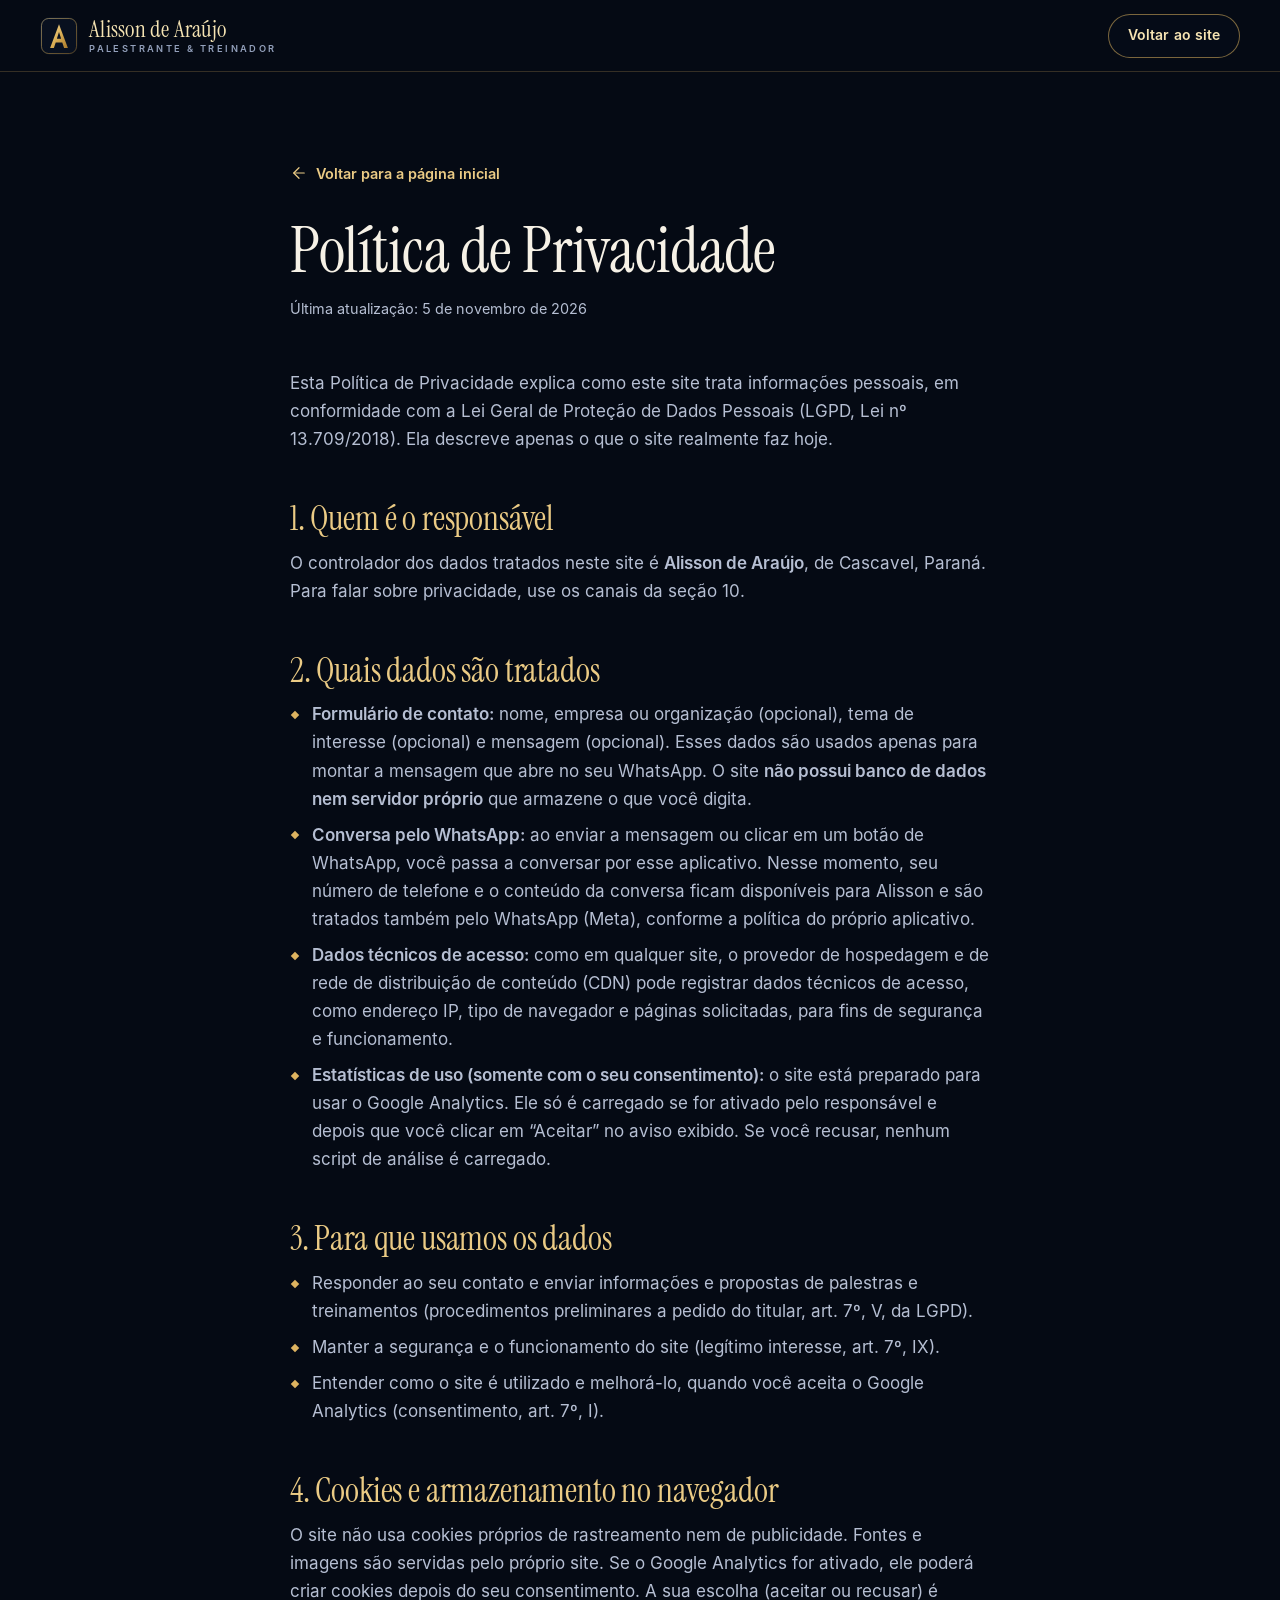
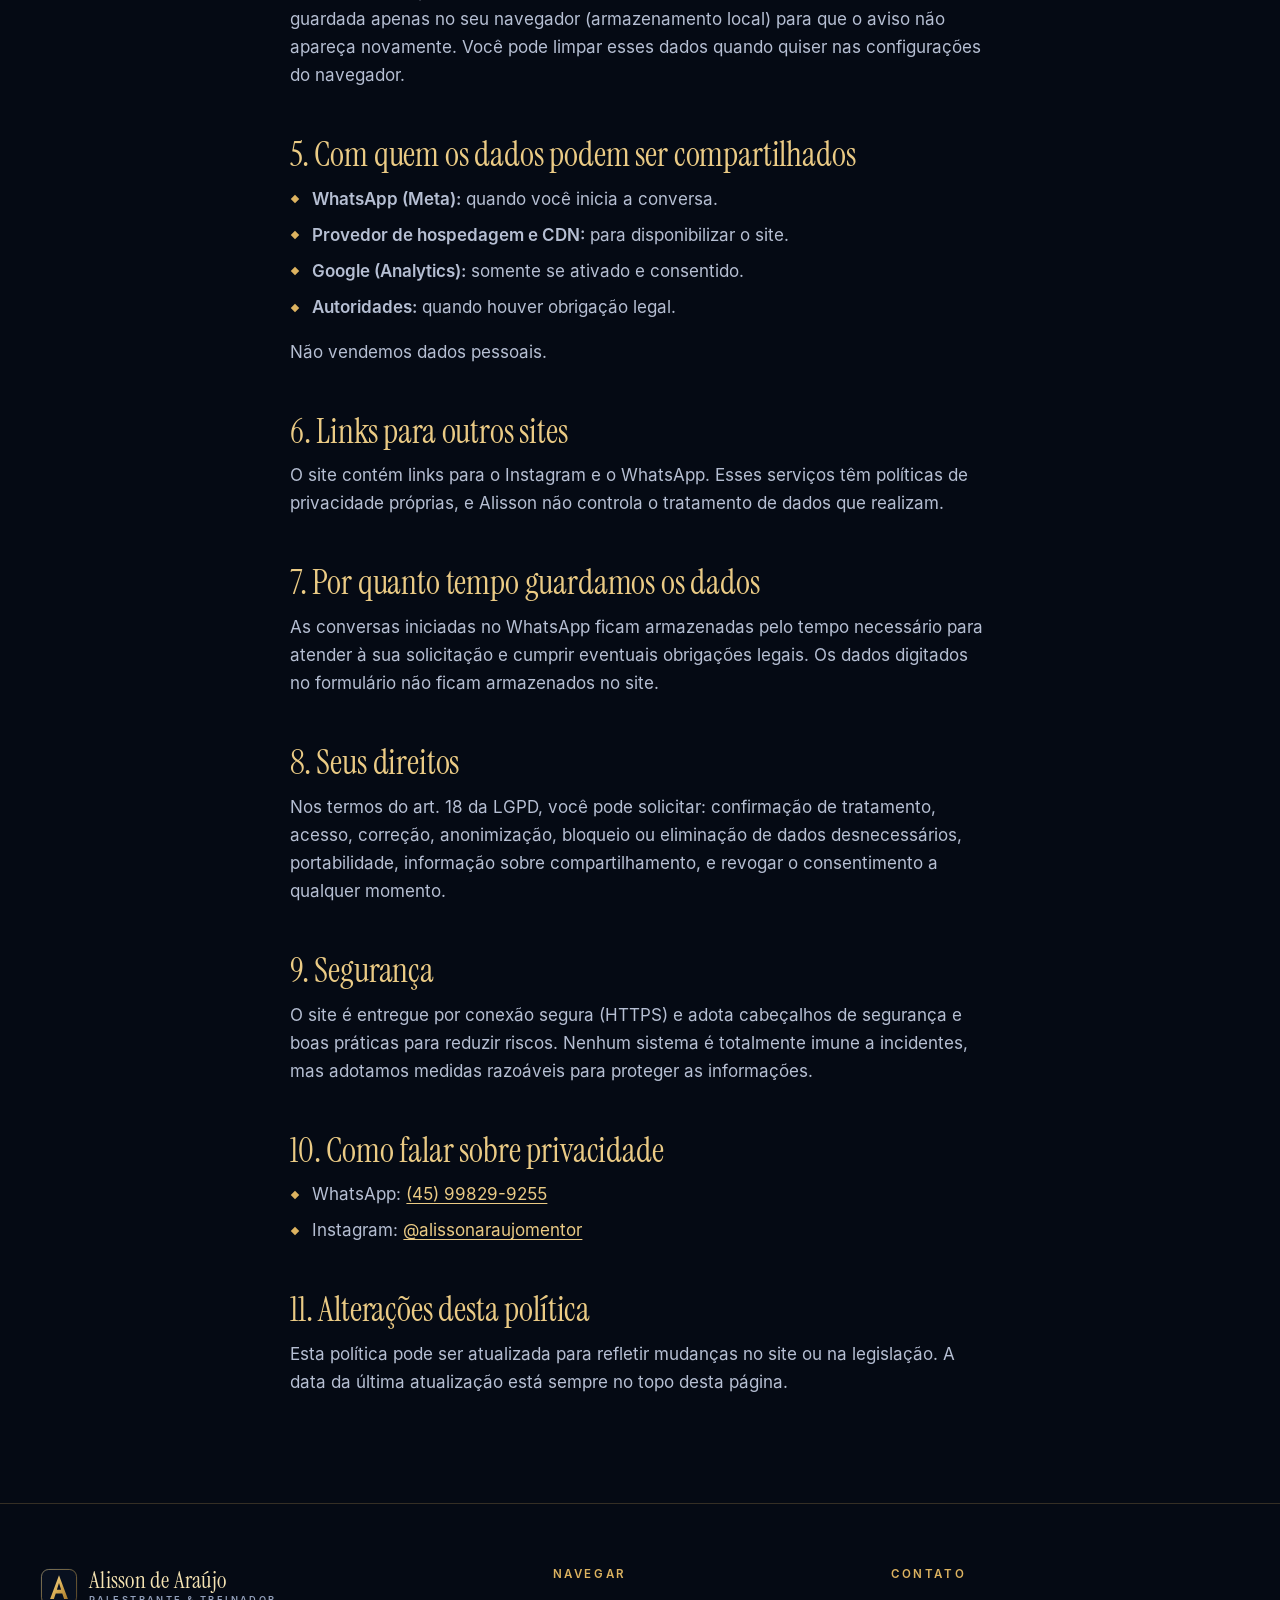
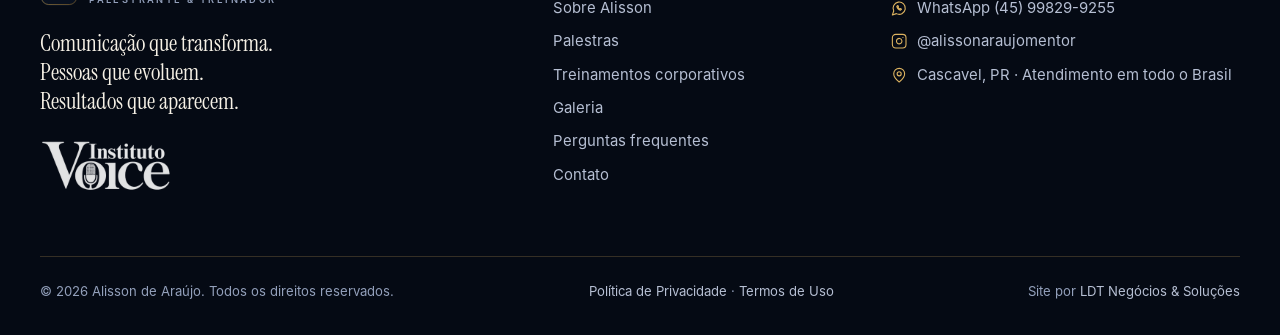
<file: politica-de-privacidade/index.html>
<!doctype html>
<html lang="pt-BR">
<head>
  <meta charset="utf-8">
  <meta name="viewport" content="width=device-width, initial-scale=1">
  <title>Política de Privacidade — Alisson de Araújo</title>
  <meta name="description" content="Como o site de Alisson de Araújo trata informações pessoais, em conformidade com a LGPD.">
  <meta name="robots" content="index, follow">
  <meta name="theme-color" content="#050a14">
  <link rel="icon" href="/assets/img/favicon.svg" type="image/svg+xml">
  <link rel="apple-touch-icon" href="/assets/img/apple-touch-icon.png">
  <meta property="og:type" content="website">
  <meta property="og:locale" content="pt_BR">
  <meta property="og:site_name" content="Alisson de Araújo">
  <meta property="og:title" content="Política de Privacidade — Alisson de Araújo">
  <meta property="og:description" content="Como o site de Alisson de Araújo trata informações pessoais, em conformidade com a LGPD.">
  <meta property="og:image" content="/assets/img/og.jpg">
  <meta property="og:image:width" content="1200">
  <meta property="og:image:height" content="630">
  <meta property="og:image:alt" content="Alisson de Araújo em palestra, de punho cerrado e microfone de cabeça">
  <meta name="twitter:image" content="/assets/img/og.jpg">
<meta name="twitter:card" content="summary_large_image">
  <meta name="twitter:title" content="Política de Privacidade — Alisson de Araújo">
  <meta name="twitter:description" content="Como o site de Alisson de Araújo trata informações pessoais, em conformidade com a LGPD.">
  <!-- Google Search Console: para verificar por tag, adicione aqui <meta name="google-site-verification" content="CÓDIGO"> (ou use a verificação por DNS). -->
  <link rel="preload" href="/assets/fonts/instrument-serif-400.woff" as="font" type="font/woff" crossorigin>
  <link rel="preload" href="/assets/fonts/inter-400.woff" as="font" type="font/woff" crossorigin>
  <link rel="stylesheet" href="/assets/css/styles.css?v=13">
  
</head>
<body>
<a class="skip-link" href="#conteudo">Pular para o conteúdo</a>
<svg class="sprite" aria-hidden="true" focusable="false" xmlns="http://www.w3.org/2000/svg" viewBox="0 0 24 24"><symbol id="i-arrow" viewBox="0 0 24 24"><path d="M5 12h14"/><path d="m12 5 7 7-7 7"/></symbol><symbol id="i-pin" viewBox="0 0 24 24"><path d="M20 10c0 6-8 12-8 12s-8-6-8-12a8 8 0 0 1 16 0Z"/><circle cx="12" cy="10" r="3"/></symbol><symbol id="i-insta" viewBox="0 0 24 24"><rect width="20" height="20" x="2" y="2" rx="5" ry="5"/><path d="M16 11.37A4 4 0 1 1 12.63 8 4 4 0 0 1 16 11.37z"/><path d="M17.5 6.5h.01"/></symbol><symbol id="i-msg" viewBox="0 0 24 24"><path d="M7.9 20A9 9 0 1 0 4 16.1L2 22Z"/><path d="M8.5 9.5c.5 2.5 3 5 5.5 5.5l1.5-1.5-2-1-1 .8c-.9-.4-1.8-1.3-2.2-2.2l.8-1-1-2z"/></symbol></svg>
<header class="header legal-header"><div class="container header__inner"><a class="brand" href="/" aria-label="Alisson de Araújo — página inicial"><img class="brand__mark" src="/assets/img/favicon.svg" width="38" height="38" alt=""><span class="brand__name">Alisson de Araújo<small>Palestrante &amp; Treinador</small></span></a><a class="btn btn--outline btn--sm" href="/">Voltar ao site</a></div></header>
<main id="conteudo" class="legal"><div class="container legal__wrap">
<a class="legal__back" href="/"><svg class="i" aria-hidden="true" focusable="false"><use href="#i-arrow"/></svg> Voltar para a página inicial</a>
<h1>Política de Privacidade</h1>
<p class="legal__meta">Última atualização: 5 de novembro de 2026</p>

<p>Esta Política de Privacidade explica como este site trata informações pessoais, em conformidade com a Lei Geral de Proteção de Dados Pessoais (LGPD, Lei nº 13.709/2018). Ela descreve apenas o que o site realmente faz hoje.</p>

<h2>1. Quem é o responsável</h2>
<p>O controlador dos dados tratados neste site é <strong>Alisson de Araújo</strong>, de Cascavel, Paraná. Para falar sobre privacidade, use os canais da seção 10.</p>

<h2>2. Quais dados são tratados</h2>
<ul>
<li><strong>Formulário de contato:</strong> nome, empresa ou organização (opcional), tema de interesse (opcional) e mensagem (opcional). Esses dados são usados apenas para montar a mensagem que abre no seu WhatsApp. O site <strong>não possui banco de dados nem servidor próprio</strong> que armazene o que você digita.</li>
<li><strong>Conversa pelo WhatsApp:</strong> ao enviar a mensagem ou clicar em um botão de WhatsApp, você passa a conversar por esse aplicativo. Nesse momento, seu número de telefone e o conteúdo da conversa ficam disponíveis para Alisson e são tratados também pelo WhatsApp (Meta), conforme a política do próprio aplicativo.</li>
<li><strong>Dados técnicos de acesso:</strong> como em qualquer site, o provedor de hospedagem e de rede de distribuição de conteúdo (CDN) pode registrar dados técnicos de acesso, como endereço IP, tipo de navegador e páginas solicitadas, para fins de segurança e funcionamento.</li>
<li><strong>Estatísticas de uso (somente com o seu consentimento):</strong> o site está preparado para usar o Google Analytics. Ele só é carregado se for ativado pelo responsável e depois que você clicar em “Aceitar” no aviso exibido. Se você recusar, nenhum script de análise é carregado.</li>
</ul>

<h2>3. Para que usamos os dados</h2>
<ul>
<li>Responder ao seu contato e enviar informações e propostas de palestras e treinamentos (procedimentos preliminares a pedido do titular, art. 7º, V, da LGPD).</li>
<li>Manter a segurança e o funcionamento do site (legítimo interesse, art. 7º, IX).</li>
<li>Entender como o site é utilizado e melhorá-lo, quando você aceita o Google Analytics (consentimento, art. 7º, I).</li>
</ul>

<h2>4. Cookies e armazenamento no navegador</h2>
<p>O site não usa cookies próprios de rastreamento nem de publicidade. Fontes e imagens são servidas pelo próprio site. Se o Google Analytics for ativado, ele poderá criar cookies depois do seu consentimento. A sua escolha (aceitar ou recusar) é guardada apenas no seu navegador (armazenamento local) para que o aviso não apareça novamente. Você pode limpar esses dados quando quiser nas configurações do navegador.</p>

<h2>5. Com quem os dados podem ser compartilhados</h2>
<ul>
<li><strong>WhatsApp (Meta):</strong> quando você inicia a conversa.</li>
<li><strong>Provedor de hospedagem e CDN:</strong> para disponibilizar o site.</li>
<li><strong>Google (Analytics):</strong> somente se ativado e consentido.</li>
<li><strong>Autoridades:</strong> quando houver obrigação legal.</li>
</ul>
<p>Não vendemos dados pessoais.</p>

<h2>6. Links para outros sites</h2>
<p>O site contém links para o Instagram e o WhatsApp. Esses serviços têm políticas de privacidade próprias, e Alisson não controla o tratamento de dados que realizam.</p>

<h2>7. Por quanto tempo guardamos os dados</h2>
<p>As conversas iniciadas no WhatsApp ficam armazenadas pelo tempo necessário para atender à sua solicitação e cumprir eventuais obrigações legais. Os dados digitados no formulário não ficam armazenados no site.</p>

<h2>8. Seus direitos</h2>
<p>Nos termos do art. 18 da LGPD, você pode solicitar: confirmação de tratamento, acesso, correção, anonimização, bloqueio ou eliminação de dados desnecessários, portabilidade, informação sobre compartilhamento, e revogar o consentimento a qualquer momento.</p>

<h2>9. Segurança</h2>
<p>O site é entregue por conexão segura (HTTPS) e adota cabeçalhos de segurança e boas práticas para reduzir riscos. Nenhum sistema é totalmente imune a incidentes, mas adotamos medidas razoáveis para proteger as informações.</p>

<h2>10. Como falar sobre privacidade</h2>
<ul><li>WhatsApp: <a href="https://wa.me/5545998299255?text=Ol%C3%A1%2C%20Alisson%21%20Vim%20pelo%20seu%20site%20e%20gostaria%20de%20falar%20sobre%20palestras%20e%20treinamentos%20para%20minha%20empresa." target="_blank" rel="noopener">(45) 99829-9255</a></li><li>Instagram: <a href="https://www.instagram.com/alissonaraujomentor/" target="_blank" rel="noopener">@alissonaraujomentor</a></li></ul>

<h2>11. Alterações desta política</h2>
<p>Esta política pode ser atualizada para refletir mudanças no site ou na legislação. A data da última atualização está sempre no topo desta página.</p>

</div></main>

<footer class="footer">
  <div class="container">
    <div class="footer__grid">
      <div>
        <a class="brand" href="/" aria-label="Alisson de Araújo — página inicial"><img class="brand__mark" src="/assets/img/favicon.svg" width="38" height="38" alt=""><span class="brand__name">Alisson de Araújo<small>Palestrante &amp; Treinador</small></span></a>
        <p class="footer__sign">Comunicação que transforma. Pessoas que evoluem. Resultados que aparecem.</p>
        <img class="footer__voice" src="/assets/img/logo-instituto-voice.webp" width="132" height="52" loading="lazy" alt="Instituto Voice — Escola de Oratória">
      </div>
      <nav aria-label="Navegação do rodapé">
        <h2>Navegar</h2>
        <ul>
          <li><a href="/#sobre">Sobre Alisson</a></li>
          <li><a href="/#palestras">Palestras</a></li>
          <li><a href="/#treinamentos">Treinamentos corporativos</a></li>
          <li><a href="/#galeria">Galeria</a></li>
          <li><a href="/#faq">Perguntas frequentes</a></li>
          <li><a href="/#contato">Contato</a></li>
        </ul>
      </nav>
      <div>
        <h2>Contato</h2>
        <ul class="footer__list">
          <li><svg class="i" aria-hidden="true" focusable="false"><use href="#i-msg"/></svg><a href="https://wa.me/5545998299255?text=Ol%C3%A1%2C%20Alisson%21%20Vim%20pelo%20seu%20site%20e%20gostaria%20de%20falar%20sobre%20palestras%20e%20treinamentos%20para%20minha%20empresa." target="_blank" rel="noopener">WhatsApp (45) 99829-9255</a></li>
          <li><svg class="i" aria-hidden="true" focusable="false"><use href="#i-insta"/></svg><a href="https://www.instagram.com/alissonaraujomentor/" target="_blank" rel="noopener">@alissonaraujomentor</a></li>
          <li><svg class="i" aria-hidden="true" focusable="false"><use href="#i-pin"/></svg><span>Cascavel, PR · Atendimento em todo o Brasil</span></li>
        </ul>
      </div>
    </div>
    <div class="footer__bottom">
      <span>© 2026 Alisson de Araújo. Todos os direitos reservados.</span>
      <span><a href="/politica-de-privacidade/">Política de Privacidade</a> · <a href="/termos-de-uso/">Termos de Uso</a></span>
      <span>Site por <a href="https://ldtnegociosesolucoes.com/" target="_blank" rel="noopener">LDT Negócios &amp; Soluções</a></span>
    </div>
  </div>
</footer>
<script src="/assets/js/config.js?v=13"></script>
<script src="/assets/js/main.js?v=13" defer></script>
</body>
</html>
</file>
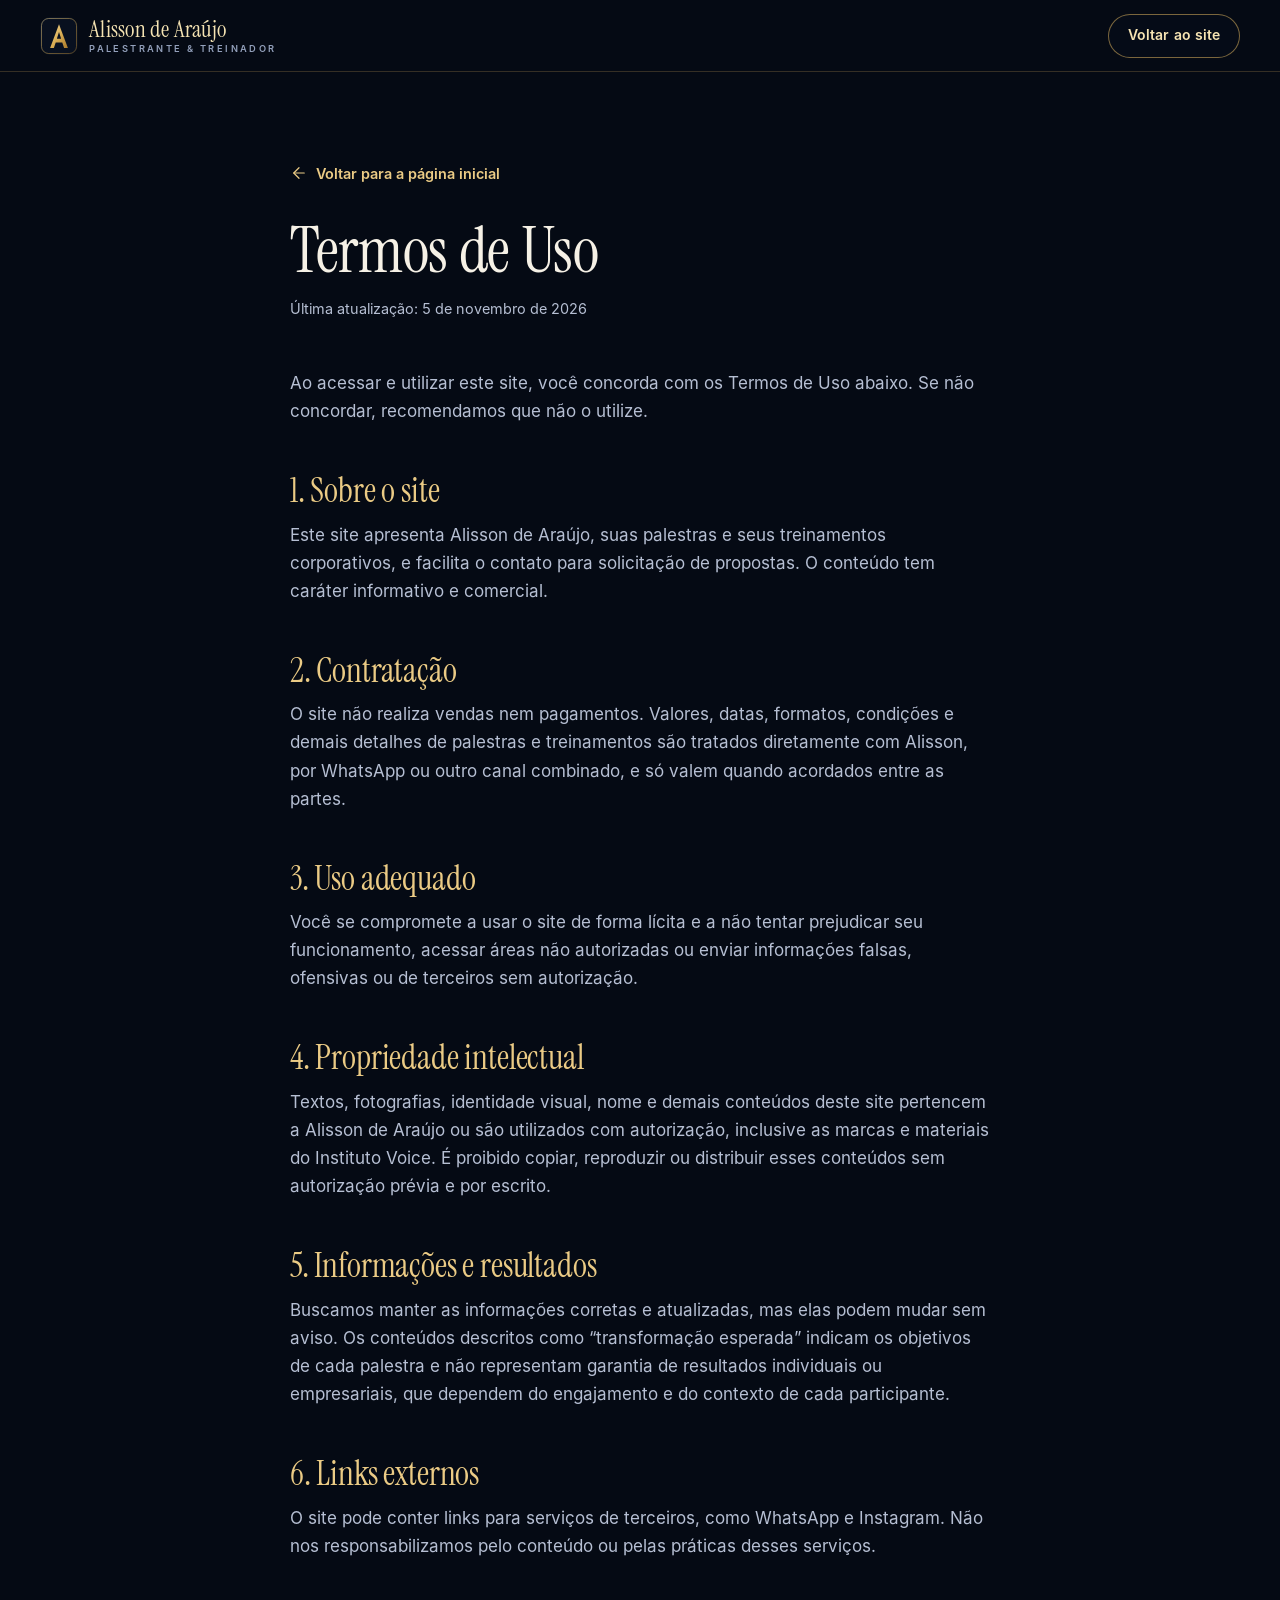
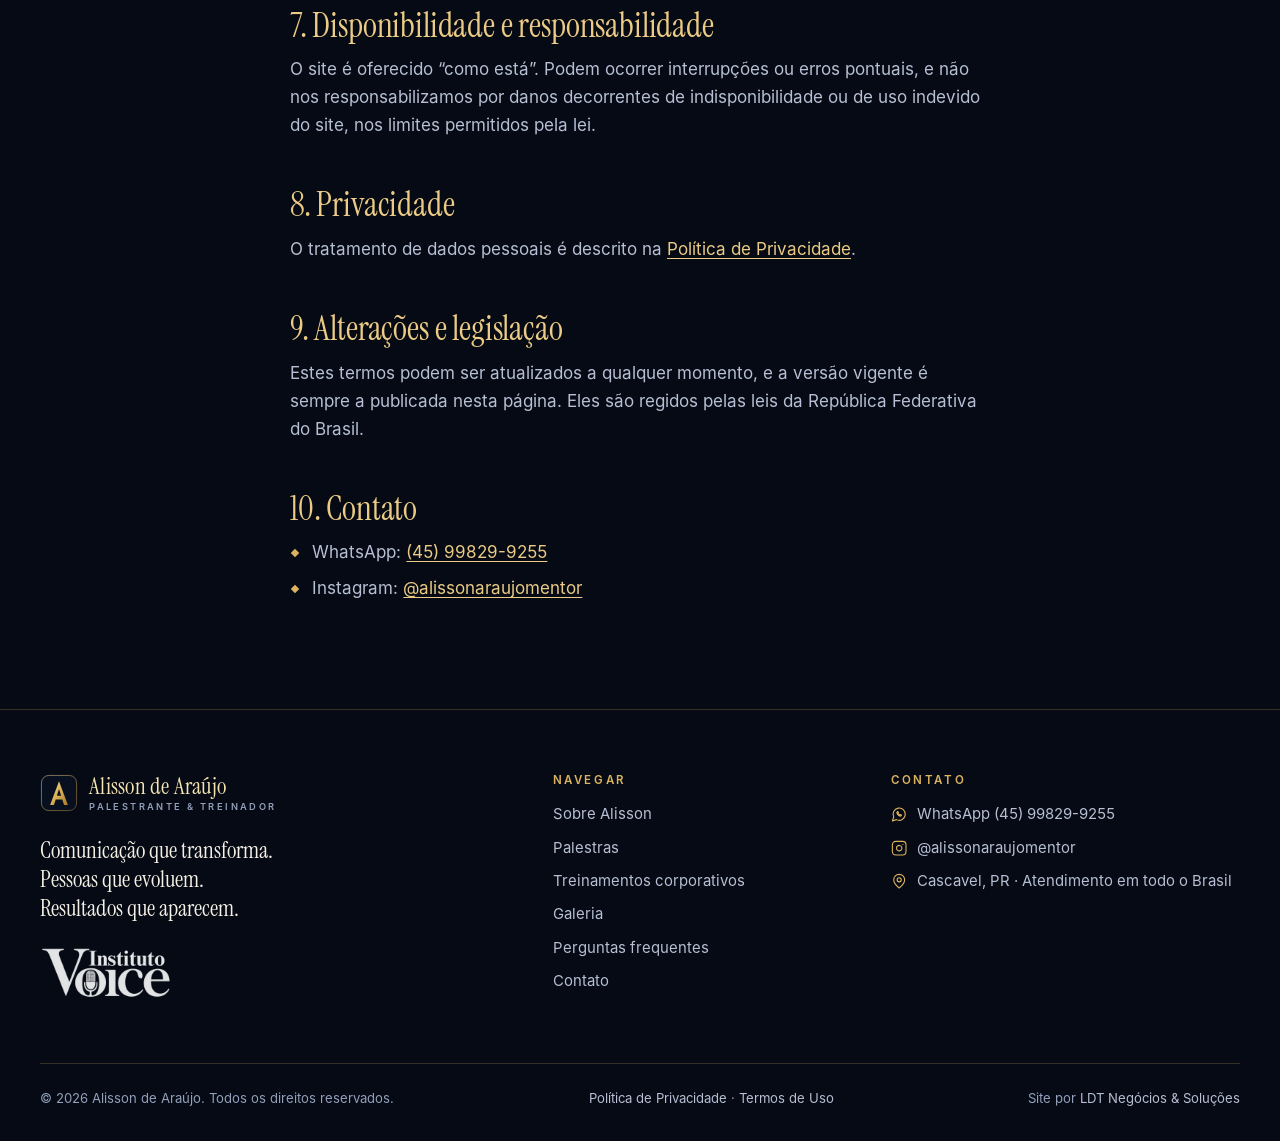
<file: termos-de-uso/index.html>
<!doctype html>
<html lang="pt-BR">
<head>
  <meta charset="utf-8">
  <meta name="viewport" content="width=device-width, initial-scale=1">
  <title>Termos de Uso — Alisson de Araújo</title>
  <meta name="description" content="Termos de Uso do site de Alisson de Araújo, palestrante e treinador de oratória e comunicação.">
  <meta name="robots" content="index, follow">
  <meta name="theme-color" content="#050a14">
  <link rel="icon" href="/assets/img/favicon.svg" type="image/svg+xml">
  <link rel="apple-touch-icon" href="/assets/img/apple-touch-icon.png">
  <meta property="og:type" content="website">
  <meta property="og:locale" content="pt_BR">
  <meta property="og:site_name" content="Alisson de Araújo">
  <meta property="og:title" content="Termos de Uso — Alisson de Araújo">
  <meta property="og:description" content="Termos de Uso do site de Alisson de Araújo, palestrante e treinador de oratória e comunicação.">
  <meta property="og:image" content="/assets/img/og.jpg">
  <meta property="og:image:width" content="1200">
  <meta property="og:image:height" content="630">
  <meta property="og:image:alt" content="Alisson de Araújo em palestra, de punho cerrado e microfone de cabeça">
  <meta name="twitter:image" content="/assets/img/og.jpg">
<meta name="twitter:card" content="summary_large_image">
  <meta name="twitter:title" content="Termos de Uso — Alisson de Araújo">
  <meta name="twitter:description" content="Termos de Uso do site de Alisson de Araújo, palestrante e treinador de oratória e comunicação.">
  <!-- Google Search Console: para verificar por tag, adicione aqui <meta name="google-site-verification" content="CÓDIGO"> (ou use a verificação por DNS). -->
  <link rel="preload" href="/assets/fonts/instrument-serif-400.woff" as="font" type="font/woff" crossorigin>
  <link rel="preload" href="/assets/fonts/inter-400.woff" as="font" type="font/woff" crossorigin>
  <link rel="stylesheet" href="/assets/css/styles.css?v=13">
  
</head>
<body>
<a class="skip-link" href="#conteudo">Pular para o conteúdo</a>
<svg class="sprite" aria-hidden="true" focusable="false" xmlns="http://www.w3.org/2000/svg" viewBox="0 0 24 24"><symbol id="i-arrow" viewBox="0 0 24 24"><path d="M5 12h14"/><path d="m12 5 7 7-7 7"/></symbol><symbol id="i-pin" viewBox="0 0 24 24"><path d="M20 10c0 6-8 12-8 12s-8-6-8-12a8 8 0 0 1 16 0Z"/><circle cx="12" cy="10" r="3"/></symbol><symbol id="i-insta" viewBox="0 0 24 24"><rect width="20" height="20" x="2" y="2" rx="5" ry="5"/><path d="M16 11.37A4 4 0 1 1 12.63 8 4 4 0 0 1 16 11.37z"/><path d="M17.5 6.5h.01"/></symbol><symbol id="i-msg" viewBox="0 0 24 24"><path d="M7.9 20A9 9 0 1 0 4 16.1L2 22Z"/><path d="M8.5 9.5c.5 2.5 3 5 5.5 5.5l1.5-1.5-2-1-1 .8c-.9-.4-1.8-1.3-2.2-2.2l.8-1-1-2z"/></symbol></svg>
<header class="header legal-header"><div class="container header__inner"><a class="brand" href="/" aria-label="Alisson de Araújo — página inicial"><img class="brand__mark" src="/assets/img/favicon.svg" width="38" height="38" alt=""><span class="brand__name">Alisson de Araújo<small>Palestrante &amp; Treinador</small></span></a><a class="btn btn--outline btn--sm" href="/">Voltar ao site</a></div></header>
<main id="conteudo" class="legal"><div class="container legal__wrap">
<a class="legal__back" href="/"><svg class="i" aria-hidden="true" focusable="false"><use href="#i-arrow"/></svg> Voltar para a página inicial</a>
<h1>Termos de Uso</h1>
<p class="legal__meta">Última atualização: 5 de novembro de 2026</p>

<p>Ao acessar e utilizar este site, você concorda com os Termos de Uso abaixo. Se não concordar, recomendamos que não o utilize.</p>

<h2>1. Sobre o site</h2>
<p>Este site apresenta Alisson de Araújo, suas palestras e seus treinamentos corporativos, e facilita o contato para solicitação de propostas. O conteúdo tem caráter informativo e comercial.</p>

<h2>2. Contratação</h2>
<p>O site não realiza vendas nem pagamentos. Valores, datas, formatos, condições e demais detalhes de palestras e treinamentos são tratados diretamente com Alisson, por WhatsApp ou outro canal combinado, e só valem quando acordados entre as partes.</p>

<h2>3. Uso adequado</h2>
<p>Você se compromete a usar o site de forma lícita e a não tentar prejudicar seu funcionamento, acessar áreas não autorizadas ou enviar informações falsas, ofensivas ou de terceiros sem autorização.</p>

<h2>4. Propriedade intelectual</h2>
<p>Textos, fotografias, identidade visual, nome e demais conteúdos deste site pertencem a Alisson de Araújo ou são utilizados com autorização, inclusive as marcas e materiais do Instituto Voice. É proibido copiar, reproduzir ou distribuir esses conteúdos sem autorização prévia e por escrito.</p>

<h2>5. Informações e resultados</h2>
<p>Buscamos manter as informações corretas e atualizadas, mas elas podem mudar sem aviso. Os conteúdos descritos como “transformação esperada” indicam os objetivos de cada palestra e não representam garantia de resultados individuais ou empresariais, que dependem do engajamento e do contexto de cada participante.</p>

<h2>6. Links externos</h2>
<p>O site pode conter links para serviços de terceiros, como WhatsApp e Instagram. Não nos responsabilizamos pelo conteúdo ou pelas práticas desses serviços.</p>

<h2>7. Disponibilidade e responsabilidade</h2>
<p>O site é oferecido “como está”. Podem ocorrer interrupções ou erros pontuais, e não nos responsabilizamos por danos decorrentes de indisponibilidade ou de uso indevido do site, nos limites permitidos pela lei.</p>

<h2>8. Privacidade</h2>
<p>O tratamento de dados pessoais é descrito na <a href="/politica-de-privacidade/">Política de Privacidade</a>.</p>

<h2>9. Alterações e legislação</h2>
<p>Estes termos podem ser atualizados a qualquer momento, e a versão vigente é sempre a publicada nesta página. Eles são regidos pelas leis da República Federativa do Brasil.</p>

<h2>10. Contato</h2>
<ul><li>WhatsApp: <a href="https://wa.me/5545998299255?text=Ol%C3%A1%2C%20Alisson%21%20Vim%20pelo%20seu%20site%20e%20gostaria%20de%20falar%20sobre%20palestras%20e%20treinamentos%20para%20minha%20empresa." target="_blank" rel="noopener">(45) 99829-9255</a></li><li>Instagram: <a href="https://www.instagram.com/alissonaraujomentor/" target="_blank" rel="noopener">@alissonaraujomentor</a></li></ul>

</div></main>

<footer class="footer">
  <div class="container">
    <div class="footer__grid">
      <div>
        <a class="brand" href="/" aria-label="Alisson de Araújo — página inicial"><img class="brand__mark" src="/assets/img/favicon.svg" width="38" height="38" alt=""><span class="brand__name">Alisson de Araújo<small>Palestrante &amp; Treinador</small></span></a>
        <p class="footer__sign">Comunicação que transforma. Pessoas que evoluem. Resultados que aparecem.</p>
        <img class="footer__voice" src="/assets/img/logo-instituto-voice.webp" width="132" height="52" loading="lazy" alt="Instituto Voice — Escola de Oratória">
      </div>
      <nav aria-label="Navegação do rodapé">
        <h2>Navegar</h2>
        <ul>
          <li><a href="/#sobre">Sobre Alisson</a></li>
          <li><a href="/#palestras">Palestras</a></li>
          <li><a href="/#treinamentos">Treinamentos corporativos</a></li>
          <li><a href="/#galeria">Galeria</a></li>
          <li><a href="/#faq">Perguntas frequentes</a></li>
          <li><a href="/#contato">Contato</a></li>
        </ul>
      </nav>
      <div>
        <h2>Contato</h2>
        <ul class="footer__list">
          <li><svg class="i" aria-hidden="true" focusable="false"><use href="#i-msg"/></svg><a href="https://wa.me/5545998299255?text=Ol%C3%A1%2C%20Alisson%21%20Vim%20pelo%20seu%20site%20e%20gostaria%20de%20falar%20sobre%20palestras%20e%20treinamentos%20para%20minha%20empresa." target="_blank" rel="noopener">WhatsApp (45) 99829-9255</a></li>
          <li><svg class="i" aria-hidden="true" focusable="false"><use href="#i-insta"/></svg><a href="https://www.instagram.com/alissonaraujomentor/" target="_blank" rel="noopener">@alissonaraujomentor</a></li>
          <li><svg class="i" aria-hidden="true" focusable="false"><use href="#i-pin"/></svg><span>Cascavel, PR · Atendimento em todo o Brasil</span></li>
        </ul>
      </div>
    </div>
    <div class="footer__bottom">
      <span>© 2026 Alisson de Araújo. Todos os direitos reservados.</span>
      <span><a href="/politica-de-privacidade/">Política de Privacidade</a> · <a href="/termos-de-uso/">Termos de Uso</a></span>
      <span>Site por <a href="https://ldtnegociosesolucoes.com/" target="_blank" rel="noopener">LDT Negócios &amp; Soluções</a></span>
    </div>
  </div>
</footer>
<script src="/assets/js/config.js?v=13"></script>
<script src="/assets/js/main.js?v=13" defer></script>
</body>
</html>
</file>
<file: assets/css/styles.css>
/* ==========================================================================
   Alisson de Araújo — Landing Page Premium · LDT Negócios & Soluções
   Design System: azul-marinho profundo + dourado · tipografia serifada editorial
   Tokens em :root · mobile first · sem dependências
   ========================================================================== */

/* ---------- Fontes locais (Inter e Instrument Serif · licença OFL · subset latin) ---------- */
@font-face { font-family: "Inter"; font-weight: 400; font-style: normal; font-display: swap;
  src: url("../fonts/inter-400.woff") format("woff"); }
@font-face { font-family: "Inter"; font-weight: 600; font-style: normal; font-display: swap;
  src: url("../fonts/inter-600.woff") format("woff"); }
@font-face { font-family: "Instrument Serif"; font-weight: 400; font-style: normal; font-display: swap;
  src: url("../fonts/instrument-serif-400.woff") format("woff"); }
@font-face { font-family: "Instrument Serif"; font-weight: 400; font-style: italic; font-display: swap;
  src: url("../fonts/instrument-serif-400-italic.woff") format("woff"); }

/* ---------- Tokens ---------- */
:root {
  /* Azul-marinho (base) */
  --navy-950: #050a14;
  --navy-900: #08101f;
  --navy-850: #0b162b;
  --navy-800: #0f1d3a;
  --navy-700: #17294f;
  --navy-600: #223a6b;
  /* Azul de apoio */
  --sapphire-500: #2f6fd6;
  --sapphire-400: #4c8bea;
  --sapphire-300: #8db7f2;
  /* Dourado */
  --gold-200: #f6e4b3;
  --gold-300: #ebcb85;
  --gold-400: #ddb360;
  --gold-500: #c9a04a;
  --gold-600: #a47b2d;
  --gold-700: #7d5b1d;
  --grad-gold: linear-gradient(135deg, #f6e4b3 0%, #ddb360 42%, #a47b2d 100%);
  --grad-gold-text: linear-gradient(120deg, #f6e4b3 0%, #e2b866 50%, #c9a04a 100%);
  /* Neutros */
  --ivory: #f6f1e6;
  --ivory-2: #ece3d0;
  --ink: #0a1226;
  --ink-2: #2b3652;
  --text: #edeff5;
  --text-2: #b6bfd3;
  --text-3: #93a0bb;
  --line: rgba(221, 179, 96, .22);
  --line-strong: rgba(221, 179, 96, .55);
  --focus: #f6e4b3;
  --error: #ff9b9b;
  --error-ink: #a31d1d;

  /* Tipografia */
  --font-display: "Instrument Serif", "Iowan Old Style", "Palatino Linotype", Georgia, serif;
  --font-body: "Inter", system-ui, -apple-system, "Segoe UI", Roboto, Arial, sans-serif;

  /* Espaçamento (escala de 8px) */
  --s-1: .25rem; --s-2: .5rem; --s-3: .75rem; --s-4: 1rem; --s-5: 1.5rem; --s-6: 2rem;
  --s-7: 3rem; --s-8: 4rem; --s-9: 6rem; --s-10: 8rem;
  --gutter: clamp(1.25rem, 4vw, 2.5rem);
  --container: 1200px;
  --header-h: 72px;

  /* Raios, sombras, motion */
  --r-sm: 10px; --r-md: 16px; --r-lg: 24px; --r-xl: 32px;
  --shadow-1: 0 10px 30px -12px rgba(0, 0, 0, .55);
  --shadow-2: 0 30px 80px -30px rgba(0, 0, 0, .75);
  --glow-gold: 0 0 0 1px var(--line-strong), 0 20px 50px -20px rgba(221, 179, 96, .35);
  --ease: cubic-bezier(.22, .61, .36, 1);
  --t-fast: 220ms; --t-base: 360ms; --t-slow: 520ms;
}

/* ---------- Base ---------- */
*, *::before, *::after { box-sizing: border-box; }
html { scroll-behavior: smooth; scroll-padding-top: calc(var(--header-h) + 12px); -webkit-text-size-adjust: 100%; }
body {
  margin: 0; background: var(--navy-950); color: var(--text);
  font-family: var(--font-body); font-size: 1.0625rem; line-height: 1.65;
  -webkit-font-smoothing: antialiased; text-rendering: optimizeLegibility; overflow-x: hidden;
}
img, svg { display: block; max-width: 100%; }
img { height: auto; }
a { color: inherit; text-decoration-thickness: 1px; text-underline-offset: .2em; }
p { margin: 0 0 1em; }
h1, h2, h3, h4 { margin: 0; font-family: var(--font-display); font-weight: 400; line-height: 1.06; letter-spacing: -.005em; }
ul, ol { margin: 0; padding: 0; list-style: none; }
button { font: inherit; color: inherit; cursor: pointer; }
:focus-visible { outline: 2px solid var(--focus); outline-offset: 3px; border-radius: 6px; }
::selection { background: var(--gold-400); color: var(--navy-950); }
.skip-link {
  position: absolute; left: 1rem; top: -4rem; z-index: 200; padding: .75rem 1.1rem;
  background: var(--gold-300); color: var(--navy-950); font-weight: 600; border-radius: var(--r-sm); text-decoration: none;
  transition: top var(--t-fast) var(--ease);
}
.skip-link:focus { top: 1rem; }
.sr-only { position: absolute !important; width: 1px; height: 1px; padding: 0; margin: -1px; overflow: hidden; clip: rect(0 0 0 0); white-space: nowrap; border: 0; }
.sprite { position: absolute; width: 0; height: 0; overflow: hidden; }
.i { width: 1.25em; height: 1.25em; stroke: currentColor; fill: none; stroke-width: 1.6; stroke-linecap: round; stroke-linejoin: round; flex: none; }
.container { width: 100%; max-width: calc(var(--container) + var(--gutter) * 2); margin-inline: auto; padding-inline: var(--gutter); }

/* ---------- Tipografia utilitária ---------- */
.gold-text { background: var(--grad-gold-text); -webkit-background-clip: text; background-clip: text; color: transparent; -webkit-text-fill-color: transparent; }
.eyebrow {
  display: inline-flex; align-items: center; gap: .75rem; margin-bottom: var(--s-5);
  font-size: .75rem; font-weight: 600; letter-spacing: .24em; text-transform: uppercase; color: var(--gold-400);
}
.eyebrow::before { content: ""; width: 7px; height: 7px; background: var(--gold-400); transform: rotate(45deg); flex: none; }
.h2 { font-size: clamp(2.25rem, 4.6vw, 3.75rem); }
.h2 em, .h1 em { font-style: italic; }
.lead { font-size: clamp(1.0625rem, 1.5vw, 1.25rem); color: var(--text-2); max-width: 62ch; }
.section { position: relative; padding-block: clamp(4.5rem, 9vw, 8rem); }
.section-head { max-width: 760px; margin-bottom: clamp(2.5rem, 5vw, 4rem); }
.section-head--center { margin-inline: auto; text-align: center; }
.section-head--center .eyebrow { justify-content: center; }
.section-head--center .lead { margin-inline: auto; }
.section-head .lead { margin-top: var(--s-5); margin-bottom: 0; }
.section-head--flush { margin-bottom: 0; }
.mt-lead { margin-top: 1.25rem; }

/* ---------- Botões ---------- */
.btn {
  --pad-y: .95rem; --pad-x: 1.6rem;
  display: inline-flex; align-items: center; justify-content: center; gap: .65rem; min-height: 52px;
  padding: var(--pad-y) var(--pad-x); border-radius: 999px; border: 1px solid transparent;
  font-size: .9375rem; font-weight: 600; letter-spacing: .01em; text-decoration: none; line-height: 1.2; text-align: center;
  transition: transform var(--t-fast) var(--ease), box-shadow var(--t-base) var(--ease), background-color var(--t-base) var(--ease), color var(--t-fast) var(--ease), border-color var(--t-fast) var(--ease);
}
.btn .i { width: 1.2em; height: 1.2em; }
.btn--gold { background: var(--grad-gold); color: var(--navy-950); box-shadow: 0 12px 30px -12px rgba(221, 179, 96, .55), inset 0 1px 0 rgba(255, 255, 255, .45); }
.btn--gold:hover { transform: translateY(-2px); box-shadow: 0 18px 40px -12px rgba(221, 179, 96, .7), inset 0 1px 0 rgba(255, 255, 255, .55); }
.btn--outline { border-color: var(--line-strong); color: var(--gold-200); background: rgba(8, 16, 31, .35); }
.btn--outline:hover { background: rgba(221, 179, 96, .12); border-color: var(--gold-400); transform: translateY(-2px); }
.btn--ink { background: var(--navy-900); color: var(--gold-200); border-color: var(--navy-900); }
.btn--ink:hover { background: var(--navy-700); transform: translateY(-2px); }
.btn--sm { --pad-y: .6rem; --pad-x: 1.15rem; min-height: 44px; font-size: .875rem; }
.btn--block { width: 100%; }
.link-arrow { display: inline-flex; align-items: center; gap: .5rem; font-weight: 600; font-size: .9375rem; color: var(--gold-300); text-decoration: none; }
.link-arrow .i { transition: transform var(--t-fast) var(--ease); }
.link-arrow:hover .i { transform: translateX(4px); }
.link-arrow:hover { color: var(--gold-200); }

/* ---------- Header ---------- */
.header {
  position: fixed; inset: 0 0 auto 0; z-index: 100; height: var(--header-h);
  display: flex; align-items: center;
  transition: background-color var(--t-base) var(--ease), box-shadow var(--t-base) var(--ease), backdrop-filter var(--t-base);
}
@media (max-width: 959.98px) { .header:not(.is-scrolled):not(.legal-header) { background: linear-gradient(180deg, rgba(5, 10, 20, .82), rgba(5, 10, 20, 0)); } }
.header.is-scrolled { background: rgba(5, 10, 20, .82); -webkit-backdrop-filter: blur(14px); backdrop-filter: blur(14px); box-shadow: 0 1px 0 var(--line); }
.header__inner { display: flex; align-items: center; justify-content: space-between; gap: var(--s-5); }
.brand { display: inline-flex; align-items: center; gap: .7rem; text-decoration: none; }
.brand__mark { width: 38px; height: 38px; border-radius: 10px; flex: none; }
.brand__name { font-family: var(--font-display); font-size: 1.45rem; letter-spacing: .01em; line-height: 1; color: var(--gold-200); white-space: nowrap; }
.brand__name small { display: block; margin-top: 3px; font-family: var(--font-body); font-size: .58rem; font-weight: 600; letter-spacing: .26em; text-transform: uppercase; color: var(--text-3); }
.nav { display: none; }
.nav__list { display: flex; align-items: center; gap: clamp(1rem, 2vw, 2rem); }
.nav__list a:not(.btn) { position: relative; display: inline-block; padding: .5rem 0; font-size: .875rem; font-weight: 600; letter-spacing: .02em; color: var(--text-2); text-decoration: none; transition: color var(--t-fast); }
.nav__list a:not(.btn)::after { content: ""; position: absolute; left: 0; right: 0; bottom: .1rem; height: 1px; background: var(--gold-400); transform: scaleX(0); transform-origin: left; transition: transform var(--t-base) var(--ease); }
.nav__list a:not(.btn):hover { color: var(--gold-200); }
.nav__list a:not(.btn):hover::after, .nav__list a[aria-current="true"]::after { transform: scaleX(1); }
.nav-toggle { display: inline-grid; place-items: center; width: 48px; height: 48px; border: 1px solid var(--line-strong); border-radius: 50%; background: rgba(8, 16, 31, .55); color: var(--gold-200); }
.nav-toggle .i { width: 22px; height: 22px; }
.nav-toggle .i-close { display: none; }
.nav-toggle[aria-expanded="true"] .i-open { display: none; }
.nav-toggle[aria-expanded="true"] .i-close { display: block; }

@media (max-width: 959.98px) {
  .nav.is-open {
    display: block; position: fixed; inset: var(--header-h) 0 0 0; padding: var(--s-6) var(--gutter) var(--s-8);
    background: rgba(5, 10, 20, .97); -webkit-backdrop-filter: blur(16px); backdrop-filter: blur(16px); overflow-y: auto;
  }
  .nav.is-open .nav__list { flex-direction: column; align-items: stretch; gap: 0; }
  .nav.is-open .nav__list li { border-bottom: 1px solid var(--line); }
  .nav.is-open .nav__list a:not(.btn) { display: block; padding: 1.1rem 0; font-family: var(--font-display); font-size: 1.9rem; font-weight: 400; letter-spacing: 0; color: var(--text); }
  .nav.is-open .nav__list li:last-child { border: 0; padding-top: var(--s-5); }
}
@media (min-width: 960px) {
  .nav { display: block; }
  .nav-toggle { display: none; }
}

/* ---------- Hero ---------- */
.hero {
  position: relative; isolation: isolate; overflow: hidden;
  padding-top: var(--header-h);
  background:
    radial-gradient(900px 560px at 88% 8%, rgba(221, 179, 96, .14), transparent 62%),
    radial-gradient(820px 640px at 6% 96%, rgba(47, 111, 214, .24), transparent 60%),
    linear-gradient(180deg, var(--navy-900), var(--navy-950));
}
.hero__waves { position: absolute; inset: 0; z-index: -1; opacity: .5; pointer-events: none; }
.hero__waves svg { width: 100%; height: 100%; }
.hero__grid { display: grid; gap: 0; align-items: center; }
.hero__copy { position: relative; z-index: 2; padding-block: var(--s-6) var(--s-8); }
.hero__roles { display: flex; flex-wrap: wrap; gap: .35rem .9rem; margin-bottom: var(--s-5); font-size: .72rem; font-weight: 600; letter-spacing: .2em; text-transform: uppercase; color: var(--gold-400); }
.hero__roles li { display: inline-flex; align-items: center; gap: .9rem; }
.hero__roles li + li::before { content: ""; width: 5px; height: 5px; background: var(--gold-400); transform: rotate(45deg); }
.h1 { font-size: clamp(3rem, 9.4vw, 6.4rem); line-height: .98; letter-spacing: -.012em; color: var(--ivory); }
.h1 em { color: var(--gold-300); }
.hero__lead { margin: var(--s-5) 0 var(--s-6); max-width: 54ch; font-size: clamp(1.05rem, 1.5vw, 1.2rem); color: var(--text-2); }
.hero__ctas { display: flex; flex-wrap: wrap; gap: var(--s-3); }
.hero__proof { display: flex; flex-wrap: wrap; align-items: center; gap: .75rem 1.5rem; margin-top: var(--s-6); padding-top: var(--s-5); border-top: 1px solid var(--line); font-size: .875rem; color: var(--text-3); }
.hero__proof strong { color: var(--gold-200); font-weight: 600; }
.hero__proof span { display: inline-flex; align-items: center; gap: .5rem; }
.hero__proof .i { color: var(--gold-400); width: 1.1em; height: 1.1em; }

/* Slider do hero */
.hero__media { position: relative; z-index: 1; margin-inline: calc(var(--gutter) * -1); }
.frame { position: relative; }
.frame__ring { position: relative; padding: 0; background: var(--grad-gold); }
.slider { position: relative; overflow: hidden; background: var(--navy-800); aspect-ratio: 4 / 4.3; max-height: 64svh; width: 100%; }
.slider__slide { position: absolute; inset: 0; opacity: 0; transition: opacity 900ms var(--ease); }
.slider__slide.is-active { opacity: 1; z-index: 1; }
.slider__slide img { width: 100%; height: 100%; object-fit: cover; object-position: 50% 18%; transform: scale(1.07); transition: transform 7s linear; }
.slider__slide.is-active img { transform: scale(1); }
.slider__shade { position: absolute; inset: 0; z-index: 2; pointer-events: none; background: linear-gradient(180deg, rgba(5, 10, 20, .0) 40%, rgba(5, 10, 20, .55) 78%, var(--navy-950) 100%), linear-gradient(90deg, rgba(5, 10, 20, .25), transparent 30%); }
.slider__ui { position: absolute; z-index: 3; left: var(--gutter); right: var(--gutter); bottom: 2.4rem; display: flex; align-items: center; justify-content: space-between; gap: var(--s-4); }
.slider__dots { display: flex; gap: .55rem; }
.slider__dot { position: relative; width: 40px; height: 44px; padding: 0; border: 0; background: transparent; display: grid; place-items: center; }
.slider__dot::before { content: ""; width: 100%; height: 3px; border-radius: 3px; background: rgba(255, 255, 255, .28); }
.slider__dot span { position: absolute; left: 0; top: 50%; height: 3px; width: 0; margin-top: -1.5px; border-radius: 3px; background: var(--grad-gold); }
.slider__dot.is-active span { animation: progress var(--slide-ms, 6500ms) linear forwards; }
.slider.is-paused .slider__dot.is-active span { animation-play-state: paused; }
.slider.is-static .slider__dot.is-active span { animation: none; width: 100%; }
@keyframes progress { to { width: 100%; } }
.slider__btns { display: flex; gap: .5rem; }
.icon-btn { display: inline-grid; place-items: center; width: 46px; height: 46px; border-radius: 50%; border: 1px solid var(--line-strong); background: rgba(5, 10, 20, .6); -webkit-backdrop-filter: blur(8px); backdrop-filter: blur(8px); color: var(--gold-200); transition: background-color var(--t-fast), transform var(--t-fast) var(--ease), border-color var(--t-fast); }
.icon-btn:hover { background: rgba(221, 179, 96, .2); border-color: var(--gold-400); }
.icon-btn:disabled { opacity: .35; cursor: default; }
.icon-btn .i { width: 20px; height: 20px; }
.slider__toggle .i-play { display: none; }
.slider__toggle[aria-pressed="true"] .i-play { display: block; }
.slider__toggle[aria-pressed="true"] .i-pause { display: none; }
.hero__badge { position: absolute; z-index: 4; left: var(--gutter); top: 1.25rem; display: none; }
.badge-glass {
  display: inline-flex; align-items: center; gap: .85rem; padding: .8rem 1.1rem .8rem .85rem; border-radius: var(--r-md);
  background: rgba(8, 16, 31, .72); border: 1px solid var(--line-strong); -webkit-backdrop-filter: blur(12px); backdrop-filter: blur(12px); box-shadow: var(--shadow-1);
}
.badge-glass__ico { display: grid; place-items: center; width: 42px; height: 42px; border-radius: 50%; background: var(--grad-gold); color: var(--navy-950); }
.badge-glass strong { display: block; font-family: var(--font-display); font-size: 1.55rem; line-height: 1; font-weight: 400; color: var(--gold-200); }
.badge-glass small { display: block; margin-top: 2px; font-size: .74rem; color: var(--text-2); letter-spacing: .02em; }

@media (min-width: 960px) {
  .hero { min-height: 100svh; display: grid; align-items: center; }
  .hero__grid { grid-template-columns: repeat(12, 1fr); gap: 0 var(--s-6); width: 100%; }
  .hero__copy { grid-column: 1 / 8; padding-block: var(--s-9) var(--s-8); padding-right: var(--s-6); }
  .hero__media { grid-column: 8 / 13; margin-inline: 0; align-self: center; padding-block: var(--s-6); }
  .frame { padding-right: 18px; padding-bottom: 18px; }
  .frame::after { content: ""; position: absolute; inset: 18px 0 0 18px; z-index: -1; border: 1px solid var(--line); border-radius: 40px 200px 40px 40px; }
  .frame__ring { padding: 2px; border-radius: 40px 200px 40px 40px; box-shadow: var(--shadow-2); }
  .slider { aspect-ratio: 4 / 5; max-height: none; border-radius: 38px 198px 38px 38px; }
  .slider__shade { background: linear-gradient(180deg, rgba(5, 10, 20, 0) 55%, rgba(5, 10, 20, .7) 100%); }
  .slider__ui { left: 1.5rem; right: 1.5rem; bottom: 1.25rem; }
  .hero__badge { display: block; left: -2.75rem; top: 28%; bottom: auto; pointer-events: none; }
}
@media (min-width: 1200px) { .hero__copy { grid-column: 1 / 8; } }
@media (max-width: 959.98px) {
  .hero__grid { display: flex; flex-direction: column; align-items: stretch; }
  .hero__media { order: -1; margin-top: calc(var(--header-h) * -1); width: calc(100% + var(--gutter) * 2); }
  .hero__roles { font-size: .66rem; letter-spacing: .14em; gap: .3rem .7rem; }
  .hero__roles li { gap: .7rem; }
  .slider { aspect-ratio: auto; height: clamp(380px, 66svh, 560px); max-height: none; }
  .slider__slide img { object-position: 50% 14%; }
  .hero__copy { margin-top: -3.6rem; padding-top: 0; }
  .slider__ui { bottom: 4.4rem; }
  .hero__ctas .btn { flex: 1 1 100%; }
}

/* ---------- Faixa de números ---------- */
.stats { position: relative; background: var(--navy-950); border-block: 1px solid var(--line); }
.stats__grid { display: grid; grid-template-columns: repeat(2, 1fr); }
.stat { padding: clamp(1.75rem, 4vw, 3rem) var(--s-4); text-align: center; border-bottom: 1px solid var(--line); }
.stat:nth-child(odd) { border-right: 1px solid var(--line); }
.stat:nth-last-child(-n+2) { border-bottom: 0; }
.stat__num { font-family: var(--font-display); font-size: clamp(2.7rem, 6vw, 4.4rem); line-height: 1; background: var(--grad-gold-text); -webkit-background-clip: text; background-clip: text; color: transparent; -webkit-text-fill-color: transparent; font-variant-numeric: lining-nums; }
.stat__label { display: block; margin: .6rem auto 0; max-width: 20ch; font-size: .85rem; line-height: 1.45; color: var(--text-2); }
@media (min-width: 860px) {
  .stats__grid { grid-template-columns: repeat(4, 1fr); }
  .stat { border-bottom: 0; border-right: 1px solid var(--line); }
  .stat:nth-child(odd) { border-right: 1px solid var(--line); }
  .stat:last-child { border-right: 0; }
}

/* ---------- Sobre (seção clara) ---------- */
.sobre { background: var(--ivory); color: var(--ink); overflow: hidden; }
.sobre .eyebrow { color: var(--gold-700); }
.sobre .eyebrow::before { background: var(--gold-600); }
.sobre__grid { display: grid; gap: clamp(2.5rem, 5vw, 5rem); align-items: start; }
.sobre__photo { position: relative; max-width: 480px; margin-inline: auto; width: 100%; }
.sobre__photo::before { content: ""; position: absolute; inset: 20px -20px -20px 20px; border: 1px solid var(--gold-500); border-radius: var(--r-xl) 120px var(--r-xl) var(--r-xl); opacity: .6; }
.sobre__photo > img { position: relative; width: 100%; aspect-ratio: 1126 / 1371; object-fit: cover; border-radius: var(--r-xl) 120px var(--r-xl) var(--r-xl); box-shadow: 0 30px 60px -30px rgba(10, 18, 38, .55); }
.sobre__tag { position: absolute; left: -10px; bottom: 28px; padding: .7rem 1rem; border-radius: var(--r-md); background: var(--navy-900); color: var(--gold-200); font-size: .8rem; font-weight: 600; letter-spacing: .04em; box-shadow: var(--shadow-1); display: flex; align-items: center; gap: .6rem; }
.sobre__tag .i { color: var(--gold-400); }
.sobre .h2 { color: var(--ink); }
.sobre .h2 em { color: var(--gold-700); }
.sobre__text p { color: var(--ink-2); max-width: 60ch; }
.sobre__text p:first-of-type { font-size: 1.15rem; color: var(--ink); }
.facts { display: grid; gap: var(--s-3); margin: var(--s-6) 0; }
.fact { display: flex; gap: var(--s-4); align-items: flex-start; padding: var(--s-4) var(--s-5); border-radius: var(--r-md); background: #fff; border: 1px solid rgba(164, 123, 45, .25); }
.fact .i { margin-top: .2rem; color: var(--gold-600); width: 1.4rem; height: 1.4rem; }
.fact p { margin: 0; font-size: .95rem; color: var(--ink-2); }
.fact strong { color: var(--ink); }
.voice-card { display: flex; flex-wrap: wrap; align-items: center; gap: var(--s-4) var(--s-5); padding: var(--s-5); border-radius: var(--r-lg); background: linear-gradient(135deg, var(--navy-900), var(--navy-700)); color: var(--text); }
.voice-card img { width: 150px; height: auto; flex: none; }
.sobre .voice-card p { margin: 0; flex: 1 1 220px; max-width: none; font-size: .95rem; color: var(--text-2); }
.sobre .voice-card strong { color: var(--gold-200); }
.autor { margin-top: var(--s-6); padding-top: var(--s-5); border-top: 1px solid rgba(164, 123, 45, .35); }
.autor h3 { display: flex; align-items: center; gap: .6rem; font-family: var(--font-body); font-size: .75rem; font-weight: 600; letter-spacing: .22em; text-transform: uppercase; color: var(--gold-700); margin-bottom: var(--s-3); }
.autor ul { display: grid; gap: .35rem; }
.autor li { font-family: var(--font-display); font-style: italic; font-size: 1.45rem; line-height: 1.25; color: var(--ink); }
.autor li::before { content: "—  "; color: var(--gold-600); font-style: normal; }
@media (min-width: 960px) { .sobre__grid { grid-template-columns: 5fr 7fr; } .sobre__photo { position: sticky; top: calc(var(--header-h) + 28px); } }

.areas { margin-top: clamp(3rem, 6vw, 5rem); }
.areas__title { font-family: var(--font-body); font-size: .75rem; font-weight: 600; letter-spacing: .22em; text-transform: uppercase; color: var(--gold-700); margin-bottom: var(--s-5); text-align: center; }
.areas__grid { display: grid; gap: var(--s-4); grid-template-columns: 1fr; }
.area { position: relative; padding: var(--s-6) var(--s-5); border-radius: var(--r-lg); background: #fff; border: 1px solid rgba(164, 123, 45, .25); transition: transform var(--t-base) var(--ease), box-shadow var(--t-base) var(--ease), border-color var(--t-base); }
.area::before { content: ""; position: absolute; left: var(--s-5); right: var(--s-5); top: -1px; height: 3px; background: var(--grad-gold); border-radius: 0 0 4px 4px; }
.area:hover { transform: translateY(-4px); box-shadow: 0 24px 40px -24px rgba(10, 18, 38, .4); border-color: var(--gold-500); }
.area__ico { display: grid; place-items: center; width: 52px; height: 52px; margin-bottom: var(--s-4); border-radius: 50%; background: var(--navy-900); color: var(--gold-300); }
.area__ico .i { width: 24px; height: 24px; }
.area h3 { font-size: 1.5rem; color: var(--ink); margin-bottom: .6rem; }
.area p { margin: 0; font-size: .95rem; color: var(--ink-2); line-height: 1.6; }
@media (min-width: 640px) { .areas__grid { grid-template-columns: repeat(2, 1fr); } }
@media (min-width: 1100px) { .areas__grid { grid-template-columns: repeat(4, 1fr); } }

/* ---------- Palestras ---------- */
.palestras { background: linear-gradient(180deg, var(--navy-900), var(--navy-950)); }
.palestras::before { content: ""; position: absolute; inset: 0; pointer-events: none; background: radial-gradient(700px 420px at 100% 0%, rgba(47, 111, 214, .16), transparent 70%); }
.talks { position: relative; display: grid; gap: var(--s-4); }
.talk { --num-w: 2.7rem; border: 1px solid var(--line); border-radius: var(--r-lg); background: linear-gradient(180deg, rgba(15, 29, 58, .7), rgba(11, 22, 43, .7)); transition: border-color var(--t-base) var(--ease), box-shadow var(--t-base) var(--ease), background-color var(--t-base); }
.talk:hover { border-color: rgba(221, 179, 96, .45); }
.talk[open] { border-color: var(--line-strong); box-shadow: var(--glow-gold); background: linear-gradient(180deg, rgba(23, 41, 79, .75), rgba(11, 22, 43, .85)); }
.talk summary { list-style: none; display: grid; grid-template-columns: auto 1fr auto; column-gap: var(--s-4); align-items: center; padding: var(--s-5) var(--s-6) var(--s-5) var(--s-5); cursor: pointer; border-radius: var(--r-lg); }
.talk summary::-webkit-details-marker { display: none; }
.talk__num { grid-row: 1 / span 2; font-family: var(--font-display); font-size: 2.6rem; line-height: 1; color: var(--gold-400); min-width: var(--num-w); font-variant-numeric: lining-nums; }
.talk h3 { font-size: clamp(1.4rem, 2.2vw, 1.75rem); color: var(--ivory); grid-column: 2; }
.talk__tag { grid-column: 2; margin-top: .35rem; font-size: .9rem; color: var(--text-2); line-height: 1.45; }
.talk__chev { grid-column: 3; grid-row: 1 / span 2; display: grid; place-items: center; width: 40px; height: 40px; border-radius: 50%; border: 1px solid var(--line-strong); color: var(--gold-300); transition: transform var(--t-base) var(--ease), background-color var(--t-fast); }
.talk[open] .talk__chev { transform: rotate(180deg); background: rgba(221, 179, 96, .16); }
.talk__body { padding: 0 var(--s-5) var(--s-5); padding-left: calc(var(--s-5) + var(--num-w) + var(--s-4)); }
.talk__body p { color: var(--text-2); font-size: .98rem; }
.talk__result { margin: var(--s-4) 0 var(--s-5); padding: var(--s-4) var(--s-5); border-left: 2px solid var(--gold-400); background: rgba(221, 179, 96, .07); border-radius: 0 var(--r-sm) var(--r-sm) 0; }
.talk__result strong { display: block; margin-bottom: .25rem; font-size: .72rem; font-weight: 600; letter-spacing: .2em; text-transform: uppercase; color: var(--gold-300); }
.talk__result p { margin: 0; color: var(--text); font-size: .95rem; }
@media (max-width: 639.98px) { .talk__body { padding-left: var(--s-5); } .talk summary { padding: var(--s-4); } .talk { --num-w: 2.1rem; } .talk__num { font-size: 2rem; } }
@media (min-width: 960px) { .talk__body { display: grid; grid-template-columns: 1.15fr 1fr; gap: 0 var(--s-6); align-items: start; } .talk__body > p { grid-row: 1 / span 2; margin: 0; } .talk__result { margin: 0 0 var(--s-4); } }
.palestras__cta { position: relative; margin-top: clamp(2.5rem, 5vw, 4rem); display: flex; flex-wrap: wrap; gap: var(--s-4); align-items: center; justify-content: space-between; padding: var(--s-5) var(--s-6); border-radius: var(--r-lg); border: 1px solid var(--line); background: rgba(15, 29, 58, .5); }
.palestras__cta p { margin: 0; font-family: var(--font-display); font-size: clamp(1.4rem, 2.4vw, 1.9rem); color: var(--ivory); max-width: 34ch; line-height: 1.2; }

/* ---------- Treinamentos ---------- */
.treinos { background: var(--navy-950); overflow: hidden; }
.treinos::before { content: ""; position: absolute; inset: 0; pointer-events: none; background: radial-gradient(800px 500px at 0% 100%, rgba(47, 111, 214, .2), transparent 65%), radial-gradient(600px 400px at 100% 0%, rgba(221, 179, 96, .1), transparent 70%); }
.pillars { position: relative; display: grid; gap: var(--s-5); margin-top: var(--s-8); padding-top: 28px; }
.pillar { position: relative; padding: calc(var(--s-7) + 14px) var(--s-6) var(--s-6); border-radius: var(--r-xl); border: 1px solid var(--line-strong); background: linear-gradient(180deg, rgba(23, 41, 79, .65), rgba(8, 16, 31, .85)); text-align: center; transition: transform var(--t-base) var(--ease), box-shadow var(--t-base); }
.pillar:hover { transform: translateY(-6px); box-shadow: var(--glow-gold); }
.pillar__ico { position: absolute; left: 50%; top: 0; transform: translate(-50%, -50%); display: grid; place-items: center; width: 76px; height: 76px; border-radius: 50%; background: var(--navy-950); border: 1.5px solid var(--gold-400); color: var(--gold-300); box-shadow: 0 0 0 8px var(--navy-950); }
.pillar__ico .i { width: 32px; height: 32px; stroke-width: 1.4; }
.pillar h3 { font-size: clamp(1.7rem, 2.4vw, 2.1rem); color: var(--gold-300); text-transform: uppercase; letter-spacing: .04em; font-size: clamp(1.35rem, 2vw, 1.7rem); }
.pillar h3::after { content: ""; display: block; width: 56px; height: 1px; margin: var(--s-4) auto; background: var(--gold-400); }
.pillar > p { font-size: .95rem; color: var(--text-2); margin-bottom: var(--s-5); }
.pillar ul { display: inline-grid; gap: .7rem; text-align: left; }
.pillar li { display: flex; gap: .75rem; align-items: baseline; font-size: 1rem; color: var(--text); }
.pillar li::before { content: ""; width: 7px; height: 7px; background: var(--gold-400); transform: rotate(45deg); flex: none; position: relative; top: -2px; }
@media (min-width: 900px) { .pillars { grid-template-columns: repeat(3, 1fr); } }
.treinos__cta { position: relative; margin-top: var(--s-7); text-align: center; }
.treinos__cta p { color: var(--text-2); margin-bottom: var(--s-5); }

/* ---------- Experiência (assinatura) ---------- */
.exp { background: linear-gradient(135deg, var(--navy-800), var(--navy-900) 60%); border-block: 1px solid var(--line); text-align: center; overflow: hidden; }
.exp::before { content: ""; position: absolute; inset: 0; pointer-events: none; background: radial-gradient(520px 300px at 50% 0%, rgba(221, 179, 96, .15), transparent 70%); }
.exp__sign { position: relative; font-size: clamp(2.3rem, 5.4vw, 4.4rem); line-height: 1.12; color: var(--ivory); margin: 0 auto var(--s-7); }
.exp__sign span { display: block; }
.exp__sign span:nth-child(2) { color: var(--gold-300); font-style: italic; }
.exp__sign span:nth-child(3) { color: var(--sapphire-300); }
.exp__grid { position: relative; display: grid; gap: var(--s-4); text-align: left; }
.exp__item { padding: var(--s-5); border-radius: var(--r-md); border: 1px solid var(--line); background: rgba(5, 10, 20, .45); }
.exp__item .i { color: var(--gold-400); width: 28px; height: 28px; margin-bottom: var(--s-3); }
.exp__item h3 { font-size: 1.5rem; color: var(--ivory); margin-bottom: .35rem; }
.exp__item p { margin: 0; font-size: .92rem; color: var(--text-2); line-height: 1.55; }
@media (min-width: 700px) { .exp__grid { grid-template-columns: repeat(2, 1fr); } }
@media (min-width: 1000px) { .exp__grid { grid-template-columns: repeat(4, 1fr); } }

/* ---------- Processo ---------- */
.processo { background: var(--navy-900); }
.steps { display: grid; gap: var(--s-5); counter-reset: step; }
.step { position: relative; padding: var(--s-5) var(--s-5) var(--s-5) 5rem; border-radius: var(--r-lg); border: 1px solid var(--line); background: rgba(15, 29, 58, .4); }
.step::before { counter-increment: step; content: counter(step); position: absolute; left: var(--s-5); top: var(--s-5); display: grid; place-items: center; width: 44px; height: 44px; border-radius: 50%; background: var(--grad-gold); color: var(--navy-950); font-family: var(--font-display); font-size: 1.6rem; line-height: 1; }
.step h3 { font-size: 1.6rem; color: var(--ivory); margin-bottom: .4rem; padding-top: .15rem; }
.step p { margin: 0; font-size: .95rem; color: var(--text-2); }
@media (min-width: 960px) {
  .steps { grid-template-columns: repeat(4, 1fr); gap: var(--s-4); }
  .step { padding: 5.2rem var(--s-5) var(--s-5); }
  .step::before { left: var(--s-5); top: var(--s-5); width: 52px; height: 52px; font-size: 1.9rem; }
  .step:not(:last-child)::after { content: ""; position: absolute; left: calc(var(--s-5) + 52px + 12px); right: calc(var(--s-4) * -1 - 4px); top: calc(var(--s-5) + 26px); height: 1px; background: linear-gradient(90deg, var(--gold-500), transparent); }
}

/* ---------- Galeria ---------- */
.galeria { background: var(--navy-950); overflow: hidden; }
.galeria::before { content: ""; position: absolute; inset: 0; pointer-events: none; background: radial-gradient(900px 400px at 50% 0%, rgba(47, 111, 214, .18), transparent 70%); }
.galeria__bar { position: relative; margin-bottom: var(--s-5); display: flex; flex-wrap: wrap; align-items: flex-end; justify-content: space-between; gap: var(--s-5); }
.galeria__ctrl { display: flex; align-items: center; gap: var(--s-3); margin-bottom: var(--s-2); }
.galeria__count { min-width: 5.5ch; text-align: right; font-size: .85rem; letter-spacing: .1em; color: var(--text-3); font-variant-numeric: tabular-nums; }
.strip-wrap { position: relative; }
.strip { --strip-h: clamp(340px, 52vw, 520px); display: flex; gap: var(--s-4); overflow-x: auto; scroll-snap-type: x mandatory; --edge: max(var(--gutter), calc((100vw - var(--container)) / 2)); scroll-padding-inline: var(--edge); padding: 4px var(--edge) var(--s-5); scrollbar-width: thin; scrollbar-color: var(--gold-600) transparent; -webkit-overflow-scrolling: touch; overscroll-behavior-x: contain; }
.strip::-webkit-scrollbar { height: 6px; }
.strip::-webkit-scrollbar-thumb { background: var(--gold-600); border-radius: 6px; }
.strip::-webkit-scrollbar-track { background: transparent; }
.strip li { flex: none; scroll-snap-align: start; }
.strip:focus-visible { outline-offset: -2px; }
.shot { position: relative; display: block; padding: 0; border: 0; border-radius: var(--r-lg); overflow: hidden; background: var(--navy-800); box-shadow: 0 0 0 1px var(--line); transition: box-shadow var(--t-base) var(--ease), transform var(--t-base) var(--ease); }
.shot img { height: var(--strip-h); width: auto; max-width: none; object-fit: cover; transition: transform 900ms var(--ease); }
.shot::after { content: ""; position: absolute; inset: 0; background: linear-gradient(180deg, transparent 55%, rgba(5, 10, 20, .85)); opacity: .9; }
.shot:hover { box-shadow: 0 0 0 1px var(--gold-400), 0 22px 40px -22px rgba(221, 179, 96, .5); }
.shot:hover img { transform: scale(1.04); }
.shot__cap { position: absolute; z-index: 1; left: var(--s-4); right: var(--s-4); bottom: var(--s-4); display: flex; align-items: center; justify-content: space-between; gap: .75rem; text-align: left; font-family: var(--font-display); font-size: 1.35rem; line-height: 1.1; color: var(--ivory); }
.shot__cap .i { width: 20px; height: 20px; color: var(--gold-300); opacity: 0; transform: translateY(4px); transition: opacity var(--t-base), transform var(--t-base) var(--ease); }
.shot:hover .shot__cap .i, .shot:focus-visible .shot__cap .i { opacity: 1; transform: none; }
.galeria__note { position: relative; margin-top: var(--s-4); text-align: center; font-size: .85rem; color: var(--text-3); }

/* Lightbox */
.lightbox { width: min(96vw, 1200px); max-width: none; max-height: 94svh; margin: auto; padding: 0; border: 1px solid var(--line-strong); border-radius: var(--r-lg); background: var(--navy-950); color: var(--text); overflow: hidden; }
.lightbox::backdrop { background: rgba(2, 5, 12, .9); -webkit-backdrop-filter: blur(6px); backdrop-filter: blur(6px); }
.lightbox[open] { display: grid; grid-template-rows: 1fr auto; }
.lightbox__stage { position: relative; display: grid; place-items: center; min-height: 0; padding: var(--s-4); }
.lightbox__img { max-width: 100%; max-height: calc(94svh - 110px); width: auto; height: auto; object-fit: contain; border-radius: var(--r-md); }
.lightbox__bar { display: flex; align-items: center; justify-content: space-between; gap: var(--s-4); padding: var(--s-3) var(--s-4) var(--s-4); border-top: 1px solid var(--line); }
.lightbox__cap { font-family: var(--font-display); font-size: 1.35rem; color: var(--ivory); }
.lightbox__cap small { display: block; font-family: var(--font-body); font-size: .75rem; letter-spacing: .1em; color: var(--text-3); }
.lightbox__btns { display: flex; gap: .5rem; }

/* ---------- FAQ ---------- */
.faq { background: var(--navy-900); }
.faq__grid { display: grid; gap: clamp(2rem, 5vw, 4rem); }
.faq__list { display: grid; gap: var(--s-3); }
.qa { border: 1px solid var(--line); border-radius: var(--r-md); background: rgba(15, 29, 58, .4); transition: border-color var(--t-base), background-color var(--t-base); }
.qa[open] { border-color: var(--line-strong); background: rgba(23, 41, 79, .5); }
.qa summary { list-style: none; display: flex; align-items: center; justify-content: space-between; gap: var(--s-4); padding: 1.15rem var(--s-5); cursor: pointer; font-weight: 600; font-size: 1.02rem; color: var(--ivory); border-radius: var(--r-md); }
.qa summary::-webkit-details-marker { display: none; }
.qa summary .i { color: var(--gold-300); transition: transform var(--t-base) var(--ease); width: 22px; height: 22px; }
.qa[open] summary .i { transform: rotate(180deg); }
.qa__a { padding: 0 var(--s-5) var(--s-5); color: var(--text-2); font-size: .98rem; }
.qa__a p:last-child { margin-bottom: 0; }
@media (min-width: 960px) { .faq__grid { grid-template-columns: 4fr 7fr; align-items: start; } .faq__side { position: sticky; top: calc(var(--header-h) + 24px); } }
.faq__side p { color: var(--text-2); margin-bottom: var(--s-5); }

/* ---------- Contato ---------- */
.contato { background: radial-gradient(900px 560px at 90% 10%, rgba(221, 179, 96, .14), transparent 65%), radial-gradient(800px 600px at 0% 100%, rgba(47, 111, 214, .25), transparent 65%), linear-gradient(180deg, var(--navy-950), var(--navy-900)); overflow: hidden; }
.contato__grid { display: grid; gap: clamp(2.5rem, 5vw, 4.5rem); align-items: start; }
.contato__copy .h2 { color: var(--ivory); }
.contato__copy .h2 em { color: var(--gold-300); }
.contato__copy .lead { margin: var(--s-5) 0 var(--s-6); }
.channels { display: grid; gap: var(--s-3); margin-bottom: var(--s-6); }
.channel { display: flex; align-items: center; gap: var(--s-4); padding: var(--s-4) var(--s-5); border-radius: var(--r-md); border: 1px solid var(--line); background: rgba(15, 29, 58, .45); text-decoration: none; transition: border-color var(--t-base), background-color var(--t-base), transform var(--t-fast) var(--ease); }
a.channel:hover { border-color: var(--gold-400); background: rgba(221, 179, 96, .08); transform: translateX(4px); }
.channel__ico { display: grid; place-items: center; width: 46px; height: 46px; flex: none; border-radius: 50%; background: var(--grad-gold); color: var(--navy-950); }
.channel small { display: block; font-size: .72rem; letter-spacing: .16em; text-transform: uppercase; color: var(--text-3); font-weight: 600; }
.channel strong { display: block; font-weight: 600; font-size: 1.05rem; color: var(--ivory); }
.form-card { padding: clamp(1.5rem, 4vw, 2.5rem); border-radius: var(--r-xl); background: var(--ivory); color: var(--ink); box-shadow: var(--shadow-2), 0 0 0 1px rgba(221, 179, 96, .5); position: relative; }
.form-card::before { content: ""; position: absolute; left: 2.5rem; right: 2.5rem; top: -1px; height: 4px; border-radius: 0 0 6px 6px; background: var(--grad-gold); }
.form-card h3 { font-size: clamp(1.8rem, 3vw, 2.3rem); color: var(--ink); margin-bottom: .4rem; }
.form-card > p { color: var(--ink-2); font-size: .95rem; margin-bottom: var(--s-5); }
.field { margin-bottom: var(--s-4); }
.field label { display: block; margin-bottom: .4rem; font-size: .85rem; font-weight: 600; color: var(--ink); }
.field label .opt { font-weight: 400; color: #5a647c; }
.field input, .field select, .field textarea {
  width: 100%; min-height: 50px; padding: .8rem 1rem; border-radius: var(--r-sm); border: 1.5px solid #c9bfa8; background: #fff; color: var(--ink); font: inherit; font-size: 1rem;
  transition: border-color var(--t-fast), box-shadow var(--t-fast);
}
.field textarea { min-height: 112px; resize: vertical; }
.field select { appearance: none; background-image: url("data:image/svg+xml,%3Csvg xmlns='http://www.w3.org/2000/svg' viewBox='0 0 24 24' fill='none' stroke='%230a1226' stroke-width='2' stroke-linecap='round' stroke-linejoin='round'%3E%3Cpath d='m6 9 6 6 6-6'/%3E%3C/svg%3E"); background-repeat: no-repeat; background-position: right .9rem center; background-size: 18px; padding-right: 2.6rem; }
.field input:focus, .field select:focus, .field textarea:focus { outline: none; border-color: var(--navy-600); box-shadow: 0 0 0 4px rgba(34, 58, 107, .22); }
.field [aria-invalid="true"] { border-color: var(--error-ink); }
.field__err { display: none; margin-top: .4rem; font-size: .85rem; font-weight: 600; color: var(--error-ink); }
.field [aria-invalid="true"] ~ .field__err { display: block; }
.form-card .fine { margin: var(--s-4) 0 0; font-size: .8rem; line-height: 1.5; color: #4a546c; }
.form-card .fine a { color: var(--navy-700); font-weight: 600; }
.form-status { margin-top: var(--s-3); font-size: .9rem; font-weight: 600; color: var(--navy-700); min-height: 1.4em; }
@media (min-width: 960px) { .contato__grid { grid-template-columns: 5fr 6fr; } }
@media (min-width: 560px) { .field-row { display: grid; grid-template-columns: 1fr 1fr; gap: var(--s-4); } }

/* ---------- Rodapé ---------- */
.footer { background: var(--navy-950); border-top: 1px solid var(--line); padding-block: var(--s-8) var(--s-6); font-size: .93rem; color: var(--text-2); }
.footer__grid { display: grid; gap: var(--s-7); }
.footer h2 { font-family: var(--font-body); font-size: .72rem; font-weight: 600; letter-spacing: .22em; text-transform: uppercase; color: var(--gold-400); margin-bottom: var(--s-4); }
.footer ul { display: grid; gap: .55rem; }
.footer a { text-decoration: none; color: var(--text-2); transition: color var(--t-fast); }
.footer a:hover { color: var(--gold-200); text-decoration: underline; }
.footer__sign { margin: var(--s-4) 0 var(--s-5); font-family: var(--font-display); font-size: 1.45rem; line-height: 1.25; color: var(--ivory); max-width: 22ch; }
.footer__voice { width: 132px; height: auto; opacity: .9; }
.footer__list li { display: flex; align-items: center; gap: .6rem; }
.footer__list .i { color: var(--gold-400); width: 1.1em; height: 1.1em; }
.footer__bottom { display: flex; flex-wrap: wrap; justify-content: space-between; gap: var(--s-3) var(--s-5); margin-top: var(--s-8); padding-top: var(--s-5); border-top: 1px solid var(--line); font-size: .82rem; color: var(--text-3); }
.footer__bottom a { color: var(--text-2); }
@media (min-width: 860px) { .footer__grid { grid-template-columns: 1.6fr 1fr 1.2fr; } }

/* ---------- WhatsApp flutuante ---------- */
.fab { position: fixed; right: max(1rem, env(safe-area-inset-right)); bottom: max(1rem, env(safe-area-inset-bottom)); z-index: 90; display: inline-flex; align-items: center; gap: .6rem; min-height: 56px; padding: 0 1.3rem 0 1.1rem; border-radius: 999px; background: var(--grad-gold); color: var(--navy-950); font-weight: 600; font-size: .92rem; text-decoration: none; box-shadow: 0 16px 36px -10px rgba(0, 0, 0, .7), 0 0 0 1px rgba(255, 255, 255, .25) inset; transition: transform var(--t-fast) var(--ease), opacity var(--t-base), visibility var(--t-base); }
.fab:hover { transform: translateY(-3px); }
.fab .i { width: 24px; height: 24px; }
.fab.is-hidden { opacity: 0; visibility: hidden; transform: translateY(12px); }
@media (max-width: 559.98px) { .fab span { display: none; } .fab { padding: 0; width: 58px; justify-content: center; } }

/* ---------- Consentimento (aparece só se o Google Analytics for configurado) ---------- */
.consent { position: fixed; left: 1rem; right: 1rem; bottom: 1rem; z-index: 120; max-width: 560px; padding: var(--s-5); border-radius: var(--r-lg); background: var(--navy-800); border: 1px solid var(--line-strong); box-shadow: var(--shadow-2); }
.consent p { margin: 0 0 var(--s-4); font-size: .9rem; color: var(--text-2); }
.consent p a { color: var(--gold-300); }
.consent__btns { display: flex; flex-wrap: wrap; gap: var(--s-3); }
@media (min-width: 700px) { .consent { right: auto; left: 1.5rem; bottom: 1.5rem; } }

/* ---------- Reveal on scroll (classes adicionadas por JS; sem JS tudo aparece) ---------- */
.will-reveal { opacity: 0; transform: translateY(26px); transition: opacity var(--t-slow) var(--ease), transform var(--t-slow) var(--ease); transition-delay: var(--d, 0ms); }
.will-reveal.is-in { opacity: 1; transform: none; }

/* ---------- Páginas legais e 404 ---------- */
.legal-header { position: static; background: var(--navy-950); border-bottom: 1px solid var(--line); }
.legal { background: var(--navy-950); padding-block: clamp(3rem, 7vw, 6rem); }
.legal__wrap { max-width: 780px; }
.legal h1 { font-size: clamp(2.5rem, 6vw, 4rem); color: var(--ivory); margin-bottom: var(--s-3); }
.legal__meta { color: var(--text-3); font-size: .9rem; margin-bottom: var(--s-7); }
.legal h2 { font-size: clamp(1.6rem, 3vw, 2.1rem); color: var(--gold-300); margin: var(--s-7) 0 var(--s-3); }
.legal p, .legal li { color: var(--text-2); }
.legal ul { list-style: none; margin: 0 0 1em; display: grid; gap: .5rem; }
.legal li { position: relative; padding-left: 1.4rem; }
.legal li::before { content: ""; position: absolute; left: .15rem; top: .7em; width: 6px; height: 6px; background: var(--gold-400); transform: rotate(45deg); }
.legal a { color: var(--gold-300); }
.legal__back { display: inline-flex; align-items: center; gap: .5rem; margin-bottom: var(--s-6); font-weight: 600; font-size: .9rem; color: var(--gold-300); text-decoration: none; }
.legal__back .i { transform: rotate(180deg); }
.page-404 { min-height: 100svh; display: grid; place-items: center; text-align: center; padding: var(--s-6); background: radial-gradient(700px 500px at 50% 20%, rgba(47, 111, 214, .22), transparent 70%), var(--navy-950); }
.page-404 h1 { font-size: clamp(6rem, 22vw, 12rem); line-height: .9; }
.page-404 p { color: var(--text-2); max-width: 38ch; margin: var(--s-4) auto var(--s-6); }

/* ---------- Movimento reduzido ---------- */
@media (prefers-reduced-motion: reduce) {
  html { scroll-behavior: auto; }
  *, *::before, *::after { animation-duration: .001ms !important; animation-iteration-count: 1 !important; transition-duration: .001ms !important; }
  .will-reveal { opacity: 1; transform: none; }
  .slider__slide img { transform: none; }
}
@media print { .header, .fab, .consent, .slider__ui { display: none !important; } body { background: #fff; color: #000; } }

/* ---------- Galeria: apresentação automática (uma foto grande por vez) ---------- */
.gslider { position: relative; }
.gslider__stage { position: relative; height: clamp(380px, 62vw, 640px); border-radius: var(--r-xl); overflow: hidden; background: var(--navy-900); border: 1px solid var(--line); box-shadow: 0 40px 80px -40px rgba(0, 0, 0, .7); }
.gslide { position: absolute; inset: 0; margin: 0; opacity: 0; transition: opacity 1s ease; }
.gslide.is-active { opacity: 1; z-index: 1; }
.gslide__bg { position: absolute; inset: 0; width: 100%; height: 100%; object-fit: cover; filter: blur(26px) brightness(.55); transform: scale(1.15); }
.gslide__img { position: relative; width: 100%; height: 100%; object-fit: contain; transform: scale(1); }
.gslide.is-active .gslide__img { animation: gzoom 6s ease-out forwards; }
@keyframes gzoom { from { transform: scale(1); } to { transform: scale(1.06); } }
.gslide__cap { position: absolute; left: 0; right: 0; bottom: 0; padding: 3rem var(--s-5) var(--s-5); font-family: var(--font-display); font-size: clamp(1.15rem, 2.4vw, 1.6rem); color: #fff; background: linear-gradient(to top, rgba(5, 10, 24, .82), transparent); }
.gslider__dots { display: flex; flex-wrap: wrap; justify-content: center; gap: .4rem; margin-top: var(--s-4); }
.gdot { width: 18px; height: 3px; border-radius: 2px; background: rgba(255, 255, 255, .22); transition: background .4s, width .4s; }
.gdot.is-active { width: 32px; background: var(--gold-500); }
@media (prefers-reduced-motion: reduce) { .gslide { transition: none; } .gslide.is-active .gslide__img { animation: none; } }

/* ---------- Vídeo de apresentação (Home) ---------- */
.vid__el { position: absolute; inset: 0; width: 100%; height: 100%; object-fit: cover; object-position: 50% 20%; background: var(--navy-800); }
.vid .slider__btns { margin-left: auto; }
.vid .slider__shade { z-index: 1; }
[data-vmute][aria-pressed="true"] .v-on, [data-vmute][aria-pressed="false"] .v-off { display: none; }
[data-vplay][aria-pressed="true"] .i-pause { display: none; }

/* ---------- Sobre: slide com 4 fotos ---------- */
.sobre__photo .slider { aspect-ratio: 1126 / 1371; max-height: none; border-radius: var(--r-xl) 120px var(--r-xl) var(--r-xl); box-shadow: 0 30px 60px -30px rgba(10, 18, 38, .55); }
.sobre__photo .slider__slide img { object-position: 50% 20%; }
.sobre__tag { z-index: 5; }
.sobre__photo .slider__shade { display: none; }
.sobre__photo .slider__slide img { transform: scale(1); transition: none; }
.sobre__photo .slider__slide.is-active img { animation: gzoom 6s ease-out forwards; }
@media (prefers-reduced-motion: reduce) { .sobre__photo .slider__slide.is-active img { animation: none; } }

/* ---------- Home: vídeo no formato original (horizontal 16:9) ---------- */
.vid.slider { aspect-ratio: 16 / 9; height: auto; max-height: none; }
.vid__el { object-position: 50% 50%; }
.vid .slider__shade { background: linear-gradient(180deg, rgba(5, 10, 20, 0) 70%, rgba(5, 10, 20, .6) 100%); }
.vid .slider__ui { bottom: .8rem; left: 1rem; right: 1rem; }
@media (min-width: 960px) {
  .hero__copy, .hero__copy { grid-column: 1 / 7; }
  .hero__media { grid-column: 7 / 13; }
  .hero .h1 { font-size: clamp(3rem, 5.4vw, 5.2rem); }
  .hero__media .frame__ring { border-radius: 28px 110px 28px 28px; }
  .hero__media .frame::after { border-radius: 28px 110px 28px 28px; }
  .vid.slider { aspect-ratio: 16 / 9; border-radius: 26px 108px 26px 26px; }
  .hero__badge { left: -1.6rem; top: auto; bottom: 1.4rem; }
}
@media (min-width: 1200px) { .hero__copy { grid-column: 1 / 7; } }
@media (max-width: 959.98px) {
  .hero__media { margin-top: calc(var(--header-h) + .5rem); margin-inline: 0; width: 100%; }
  .vid.slider { aspect-ratio: 16 / 9; height: auto; }
  .hero__copy { margin-top: var(--s-6); }
}

/* Sobre: impede que a grade ultrapasse a largura da tela no celular */
.sobre__grid { grid-template-columns: minmax(0, 1fr); }
.sobre__photo, .sobre__text { min-width: 0; }
@media (min-width: 960px) { .sobre__grid { grid-template-columns: minmax(0, 5fr) minmax(0, 7fr); } }
</file>
<file: assets/css/noscript.css>
/* Carregado apenas quando o JavaScript está desativado (via <noscript>) */
.nav { display: block !important; position: static !important; }
.nav-toggle { display: none !important; }
.header { position: static; background: var(--navy-950); height: auto; padding-block: .75rem; }
.header__inner { flex-wrap: wrap; }
.nav__list { flex-wrap: wrap; }
.hero__media { margin-top: 0 !important; }
.slider__ui { display: none; }
.slider__slide:not(.is-active) { display: none; }
.fab { display: none; }
</file>
